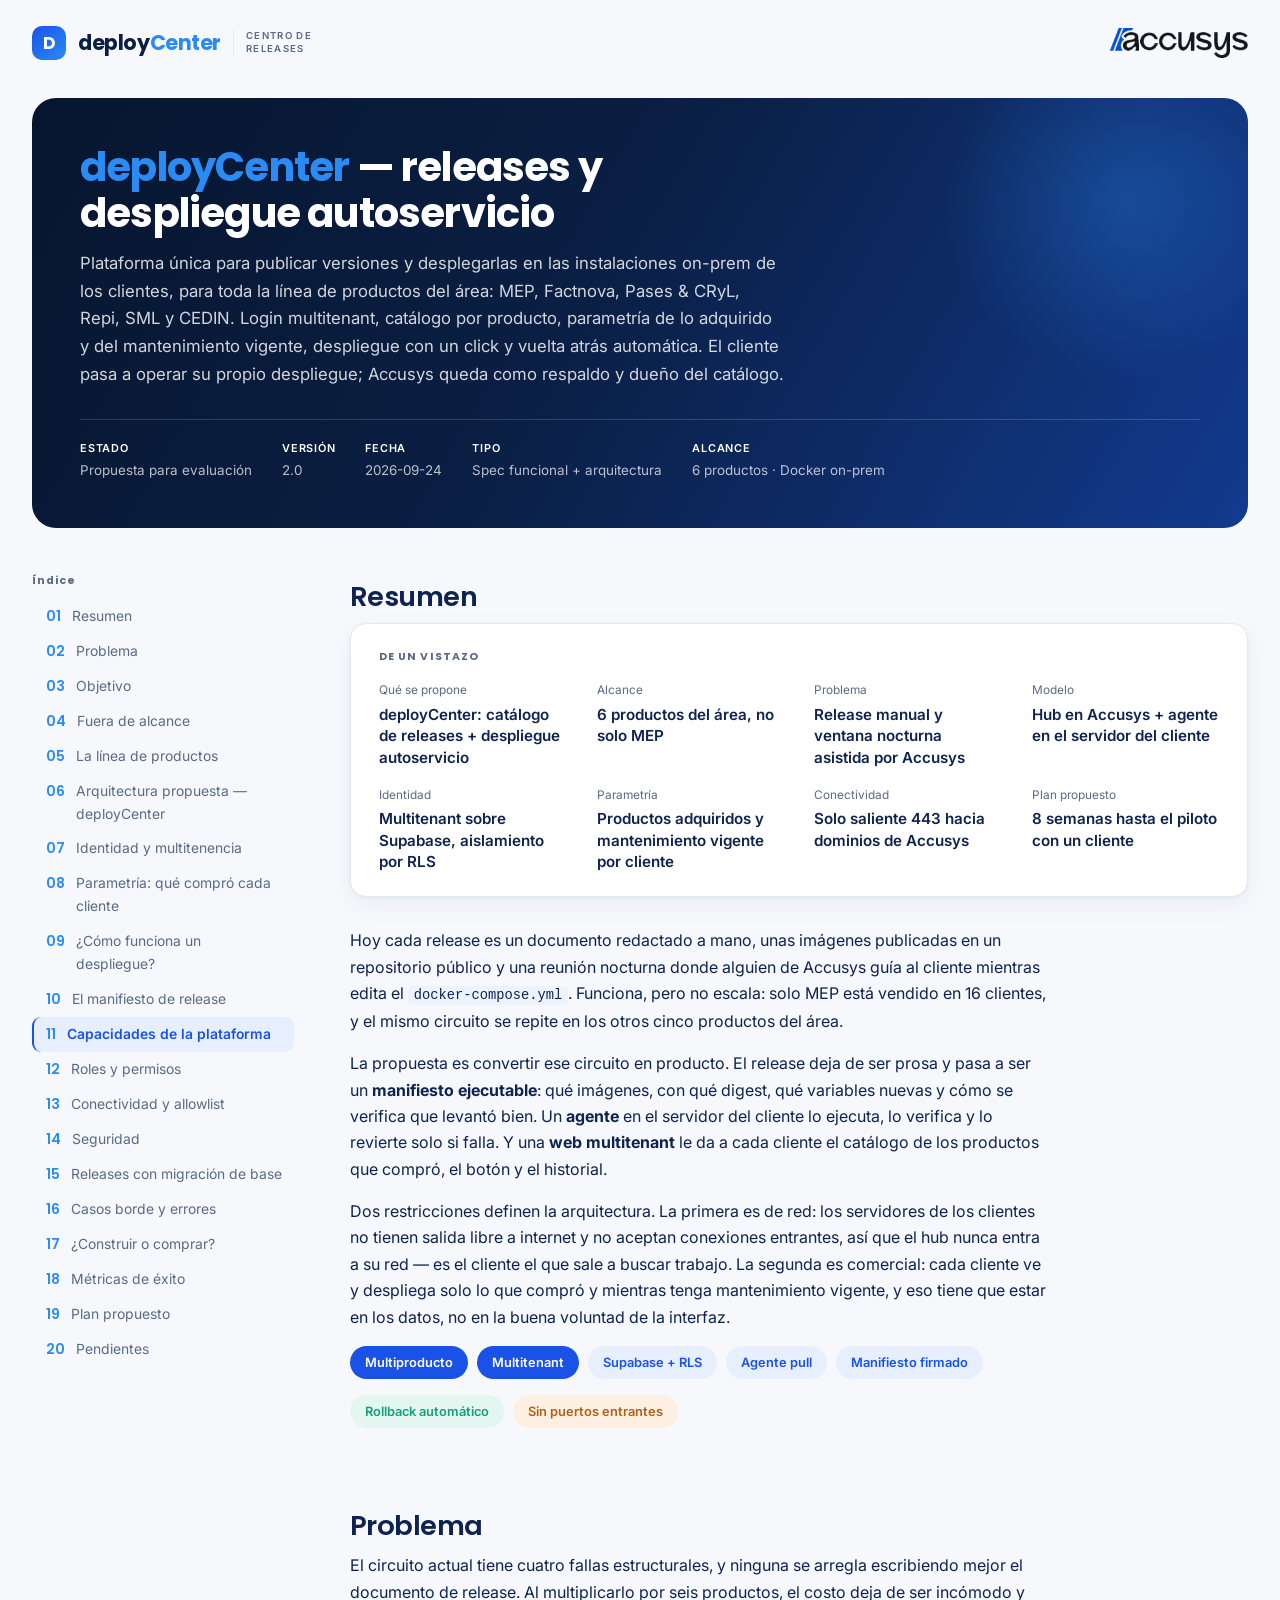
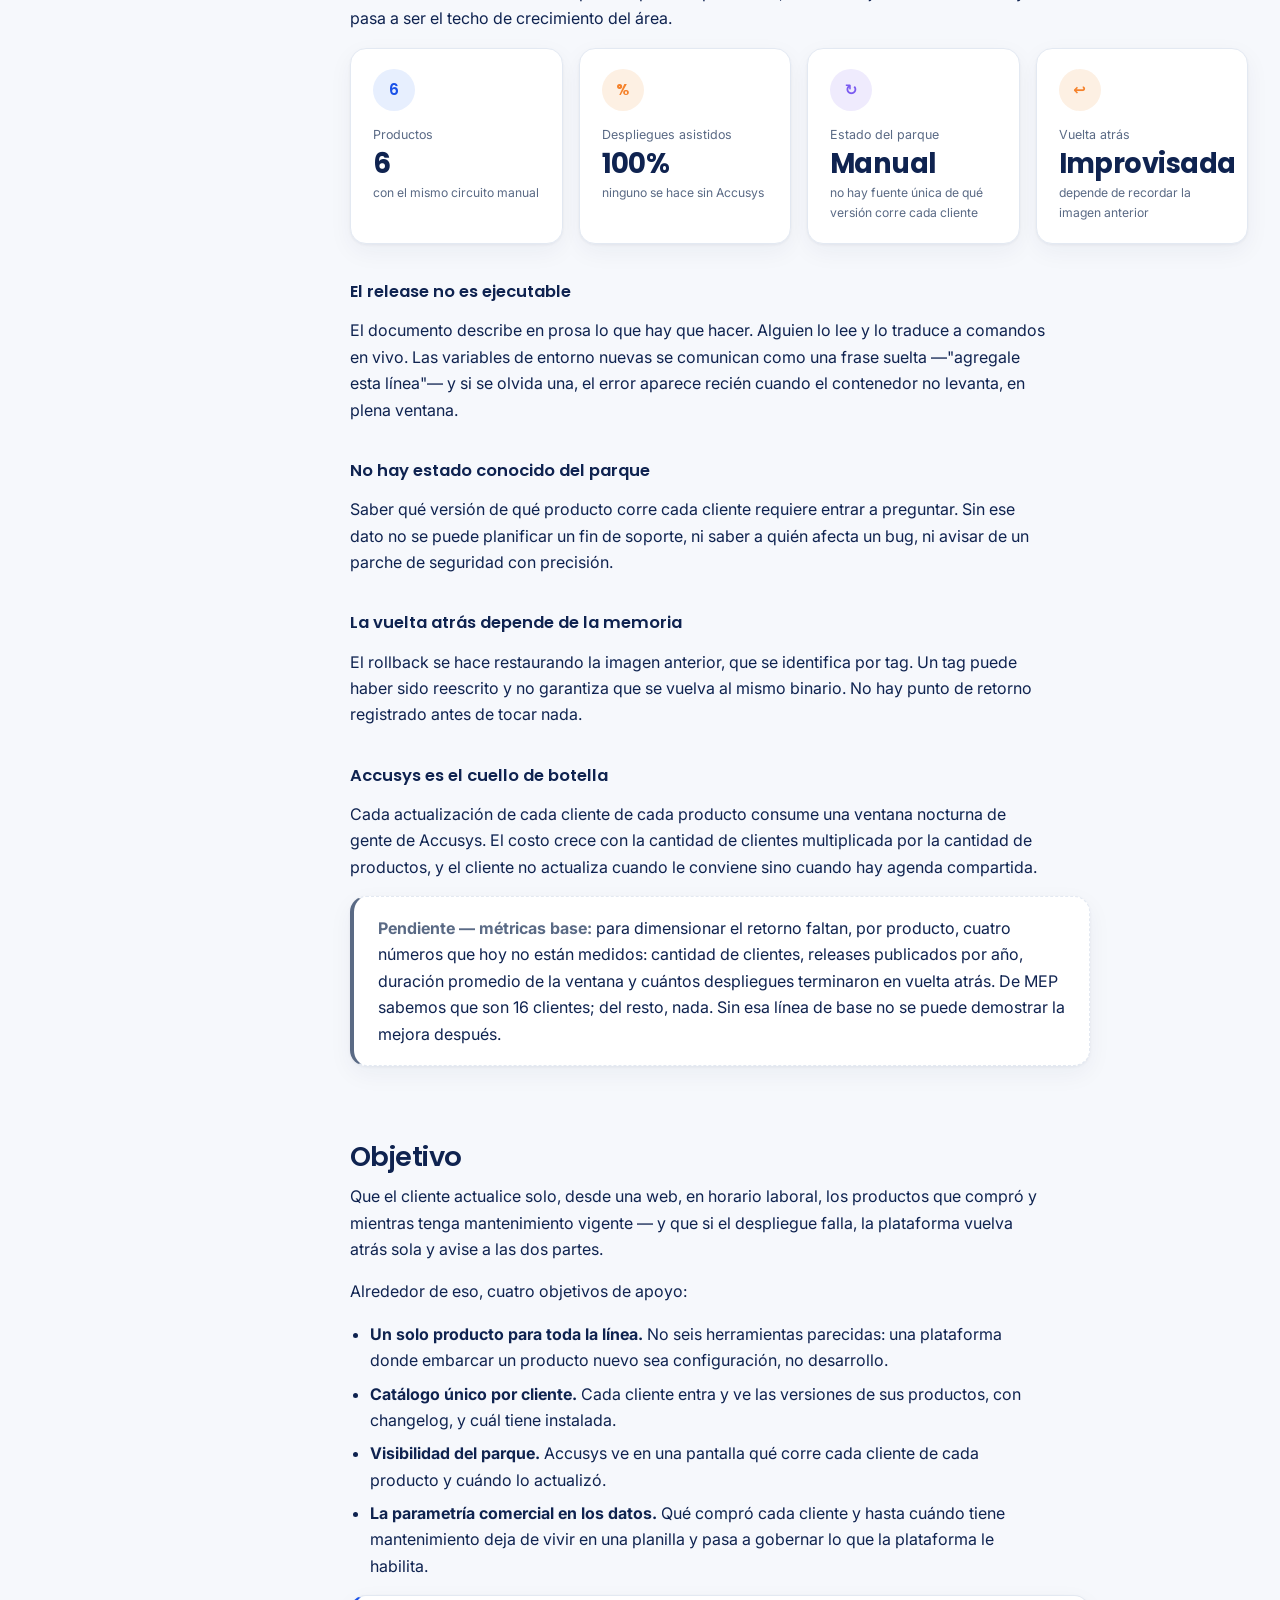
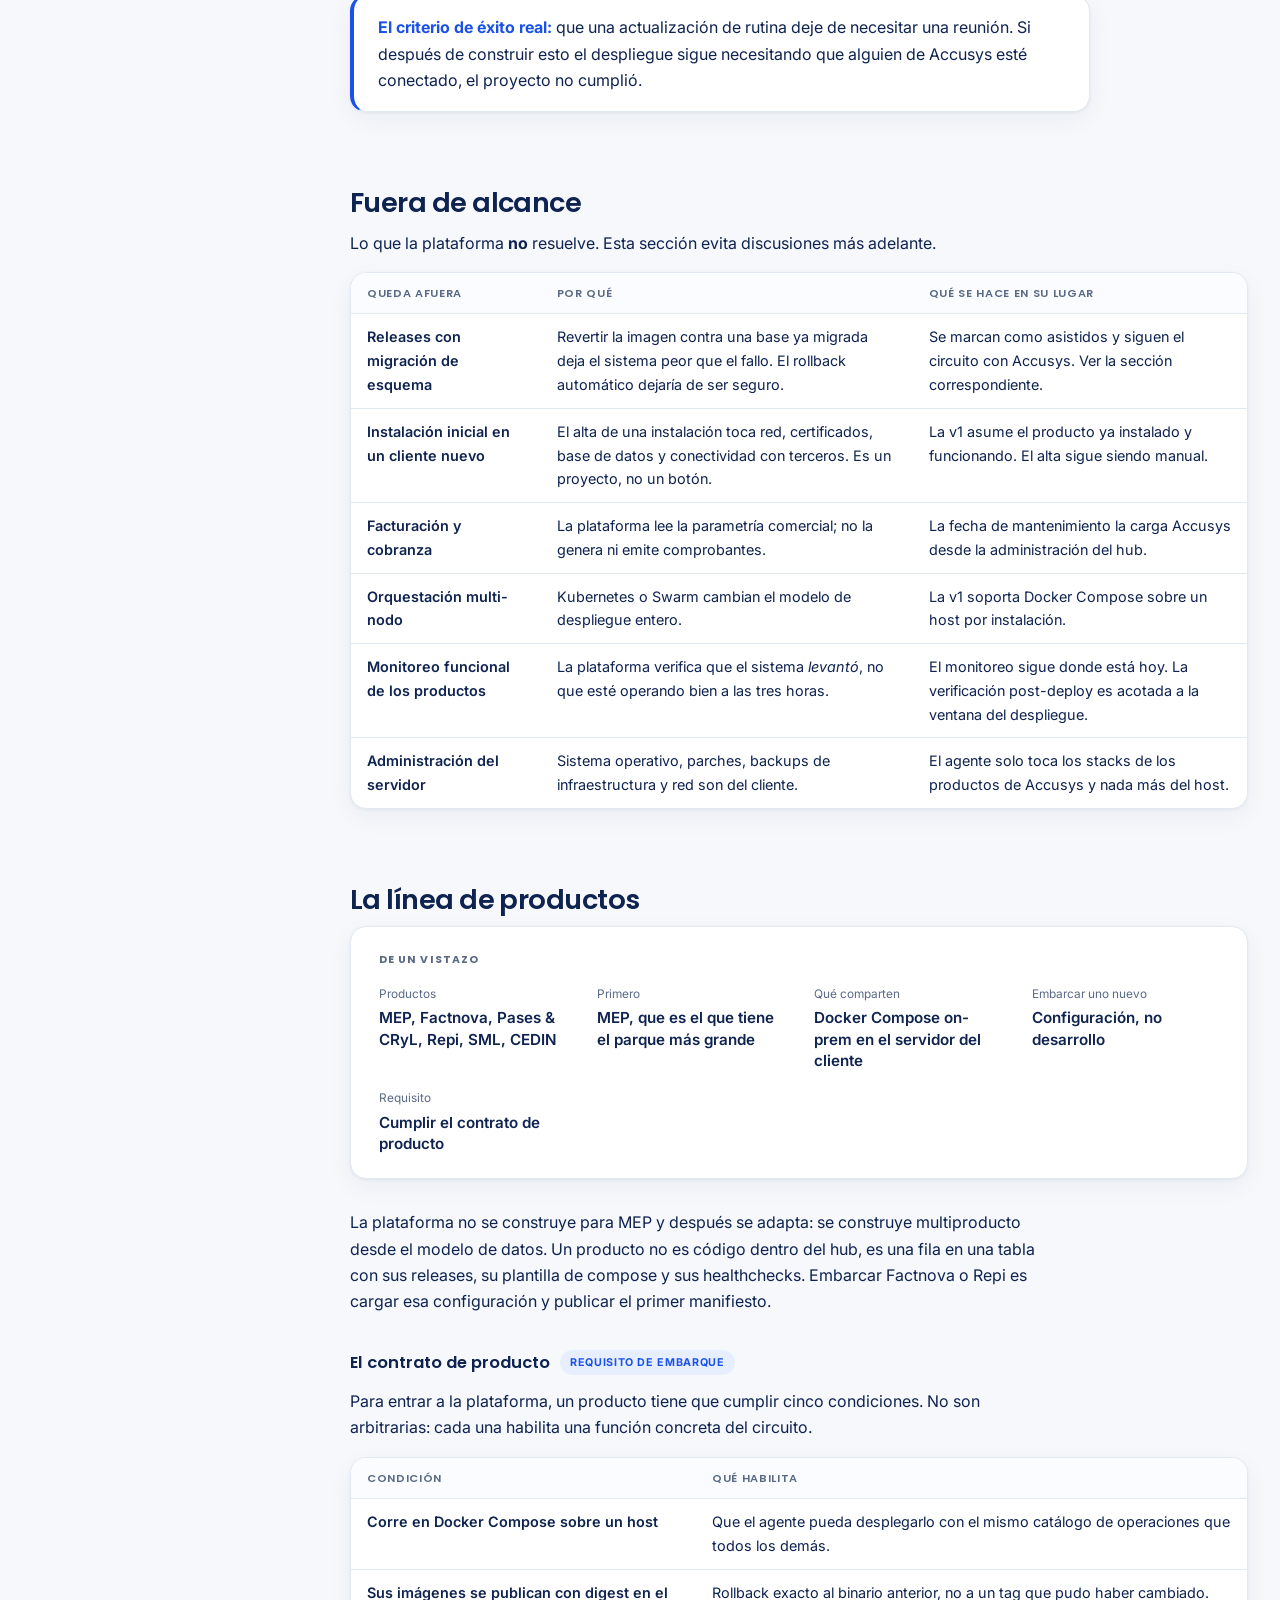
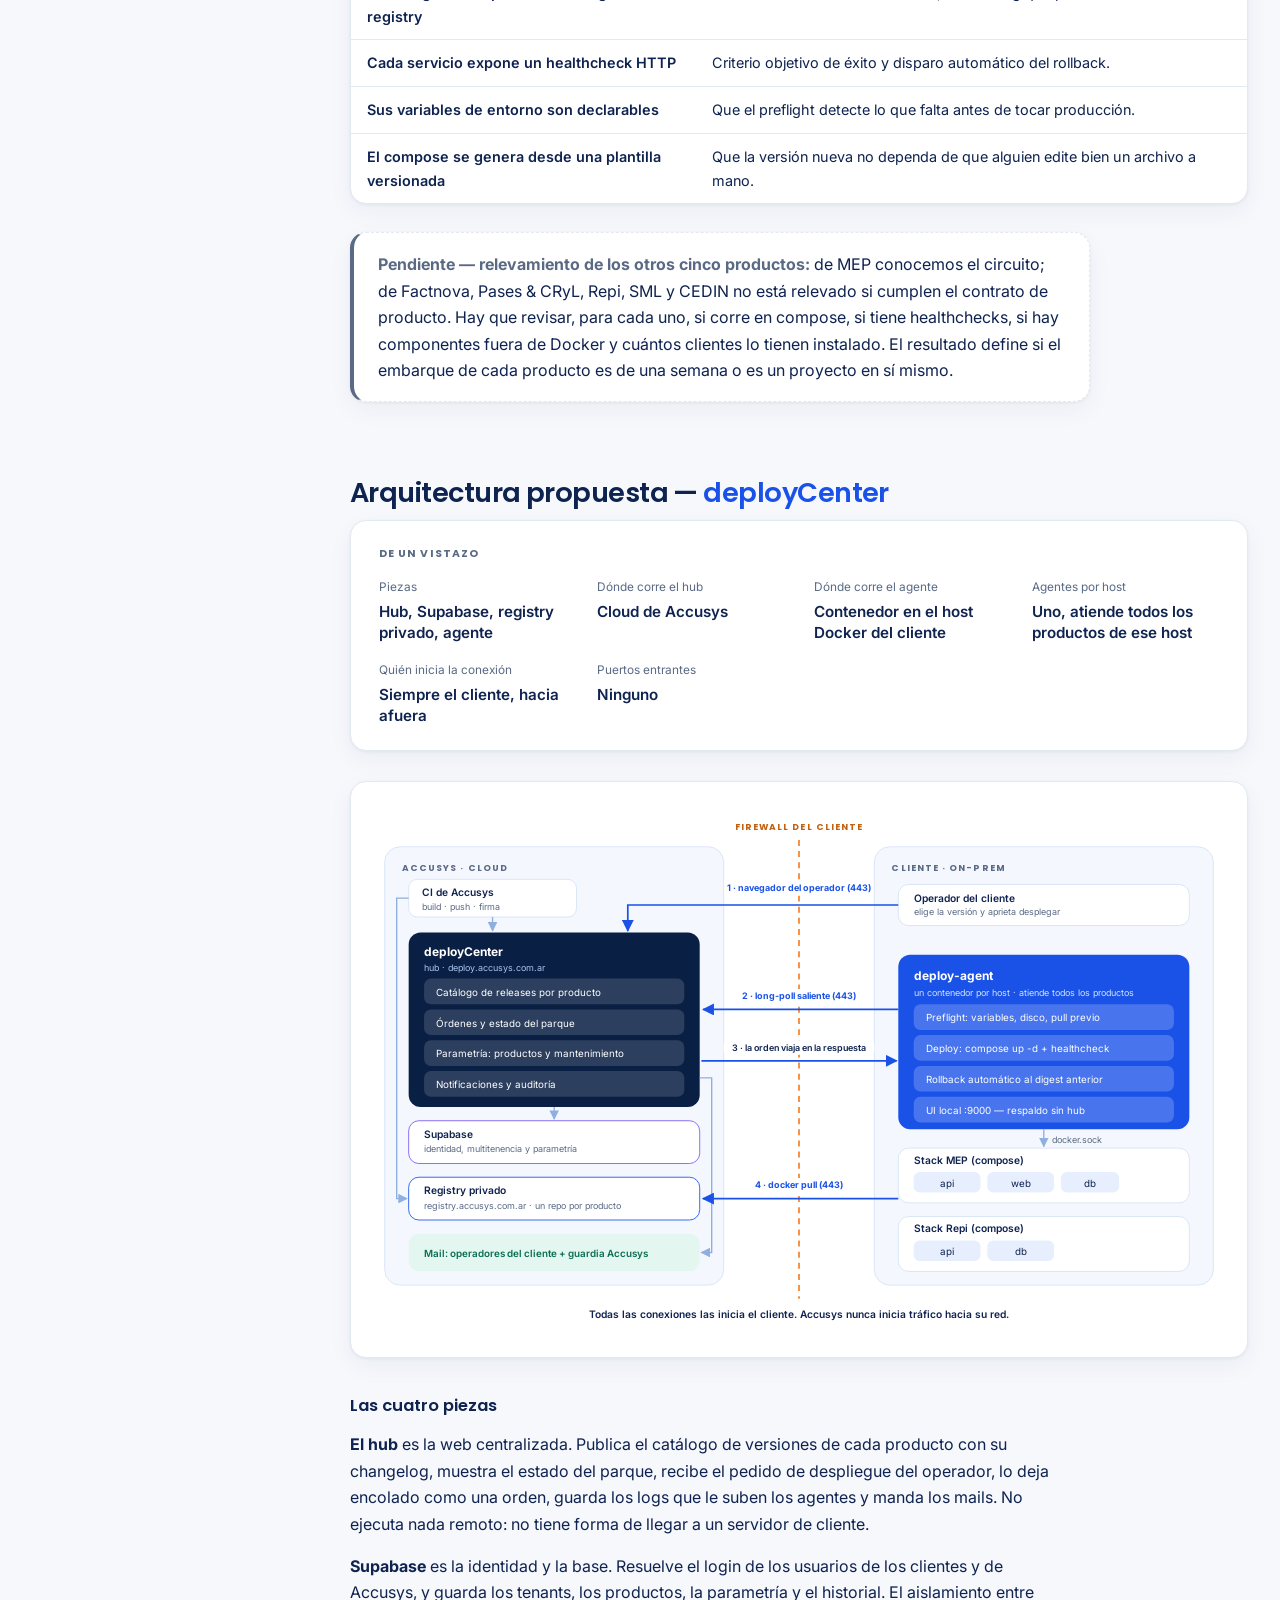
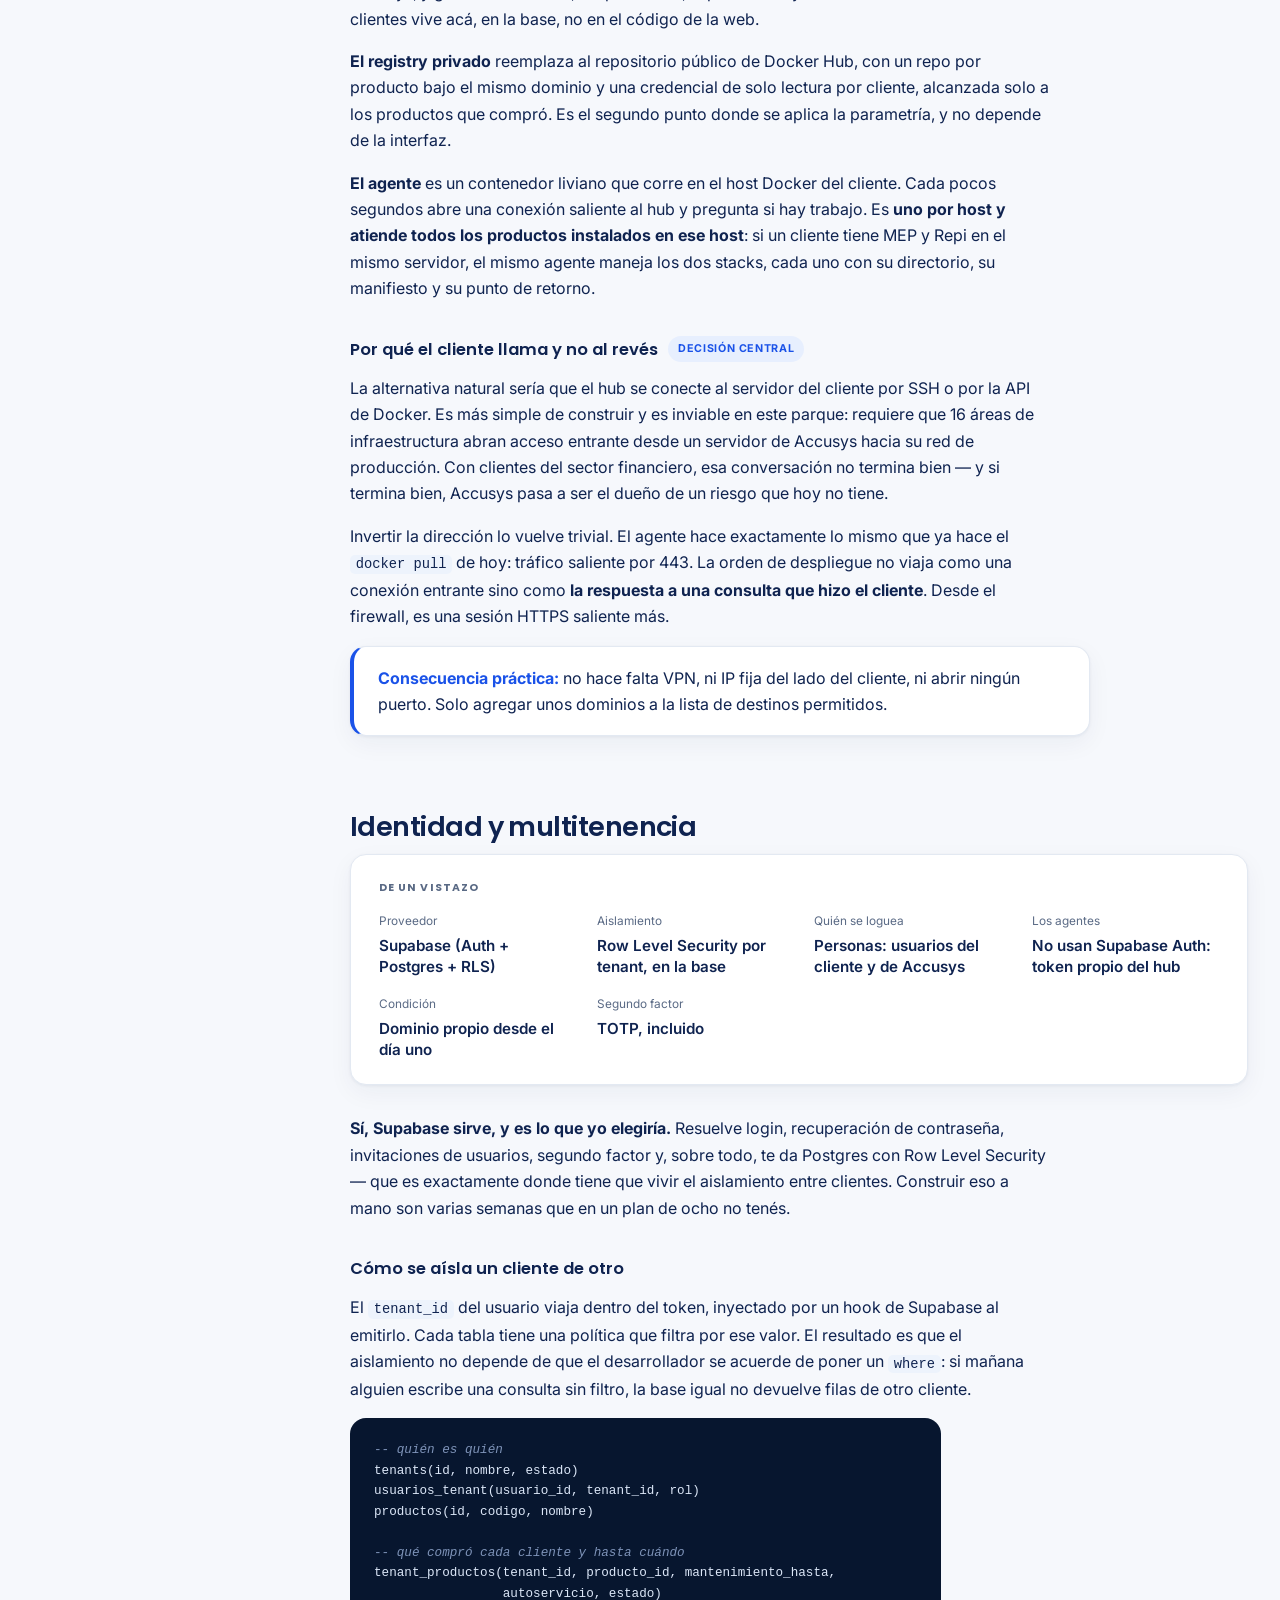
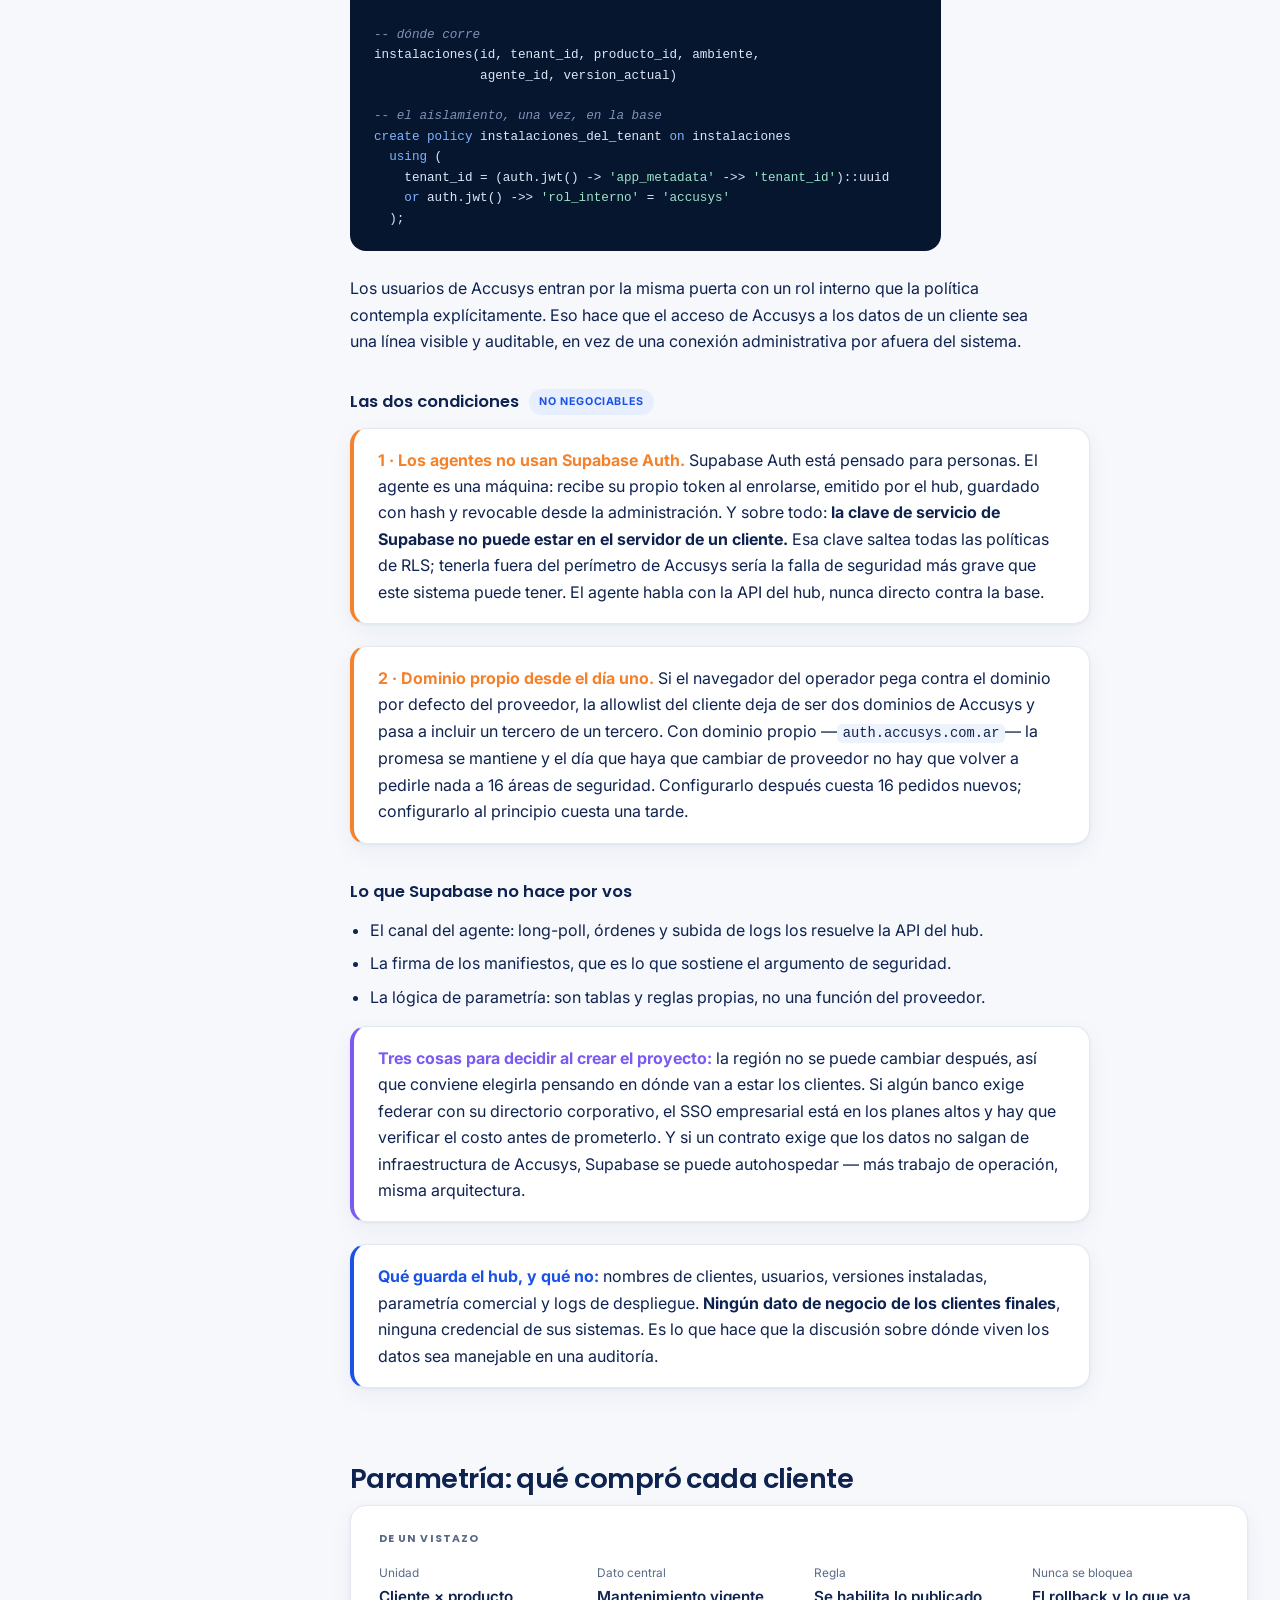
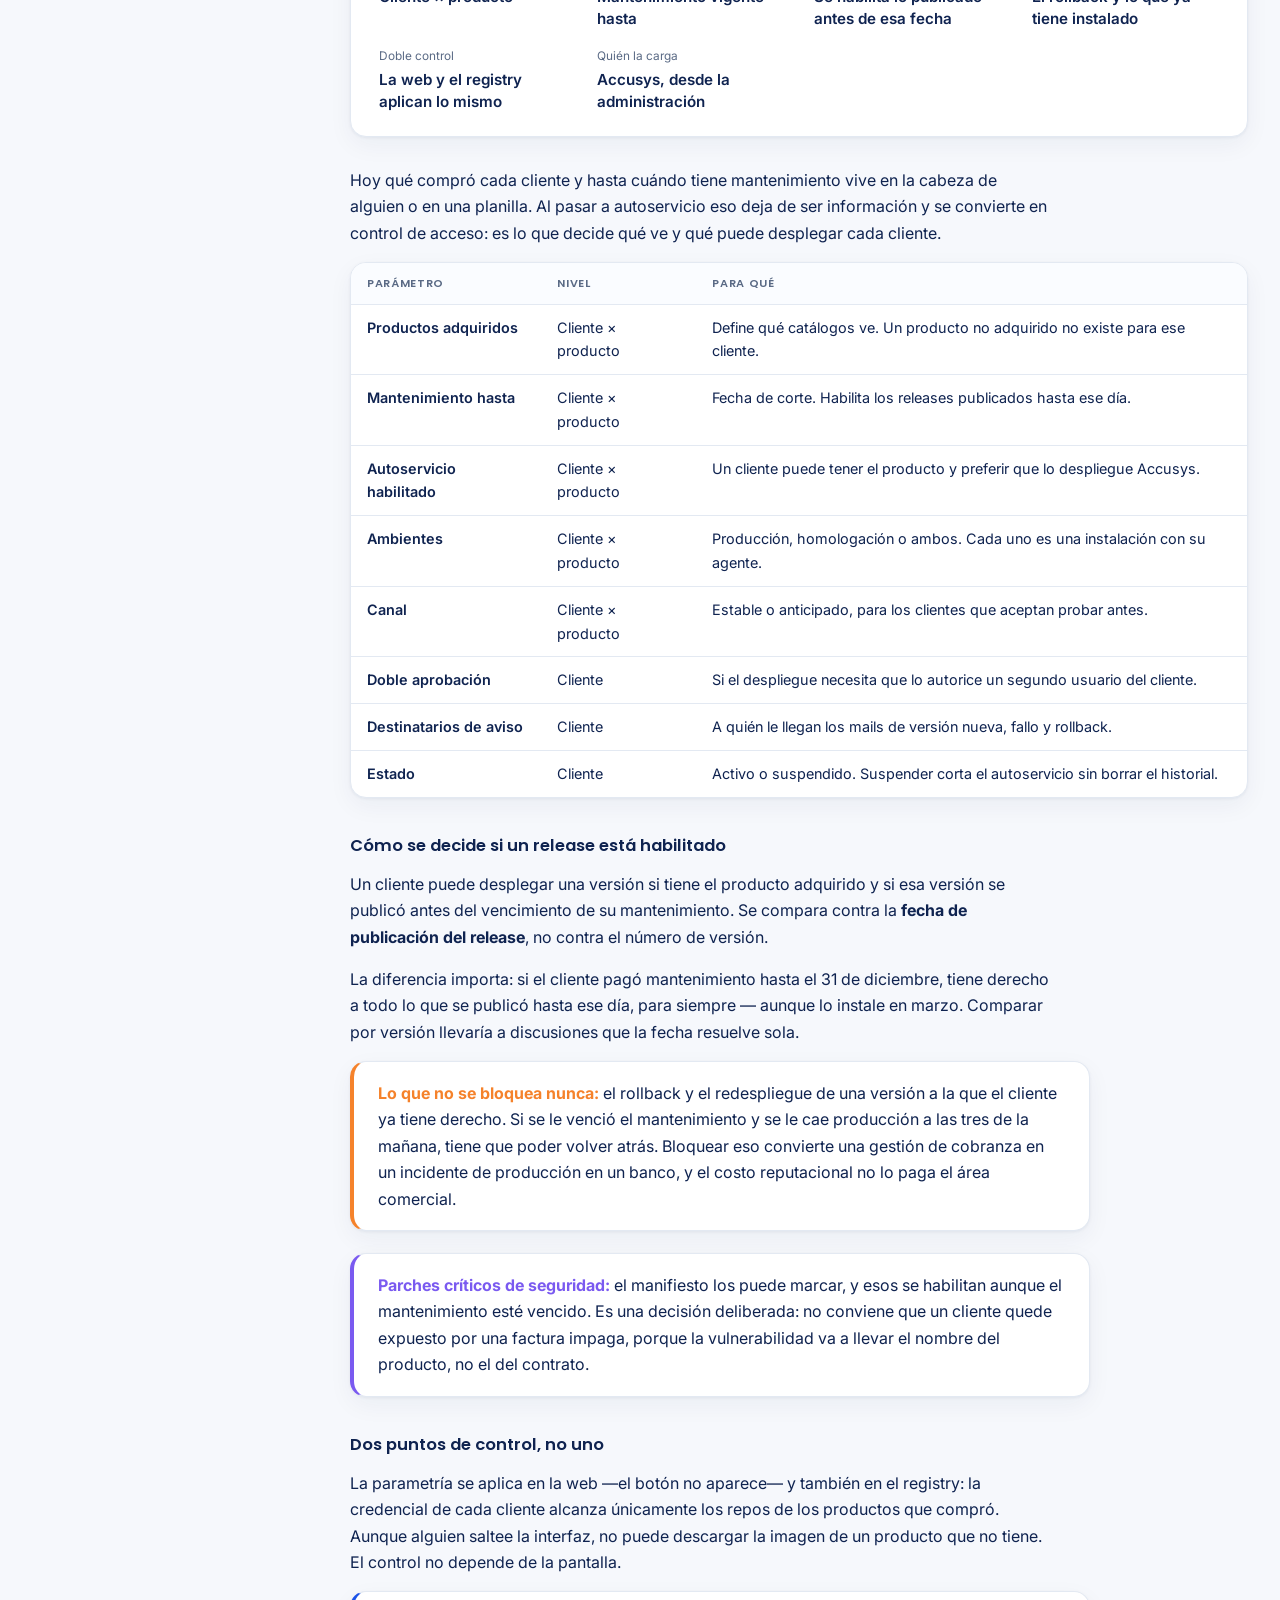
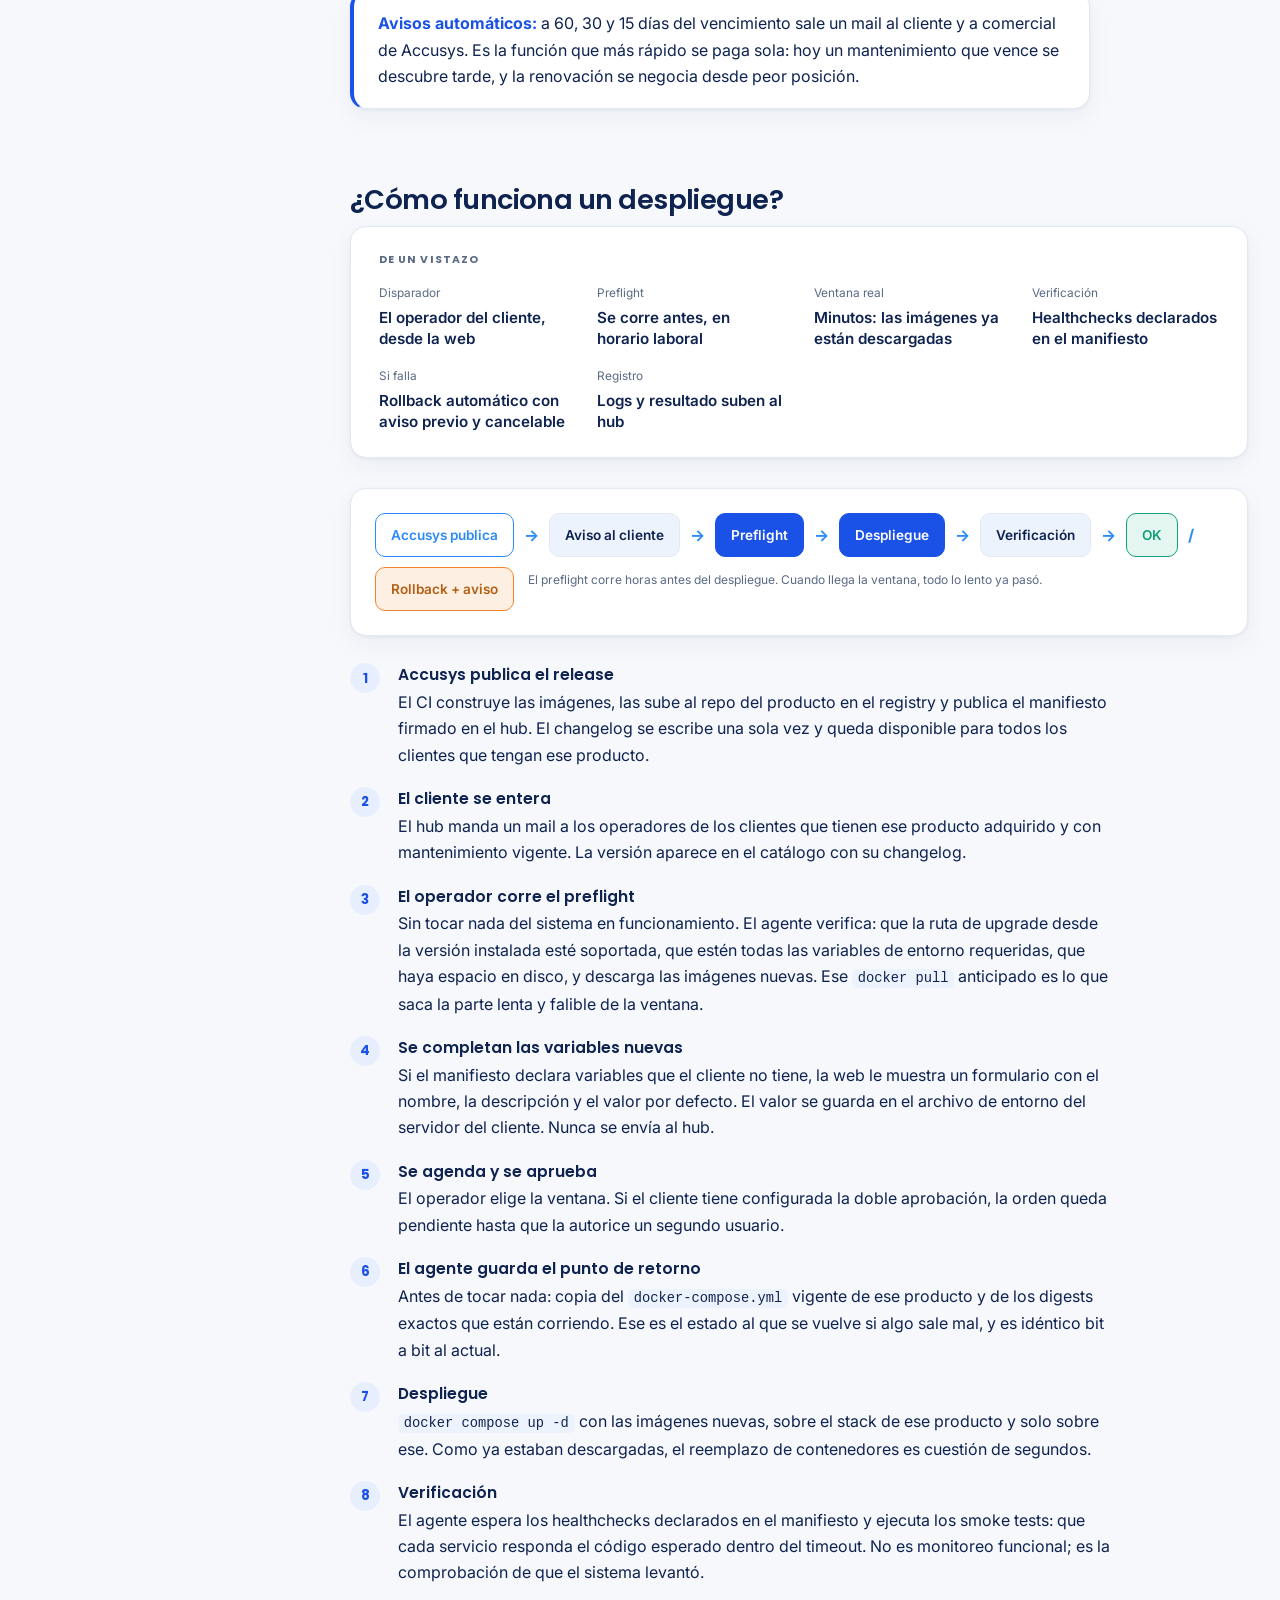
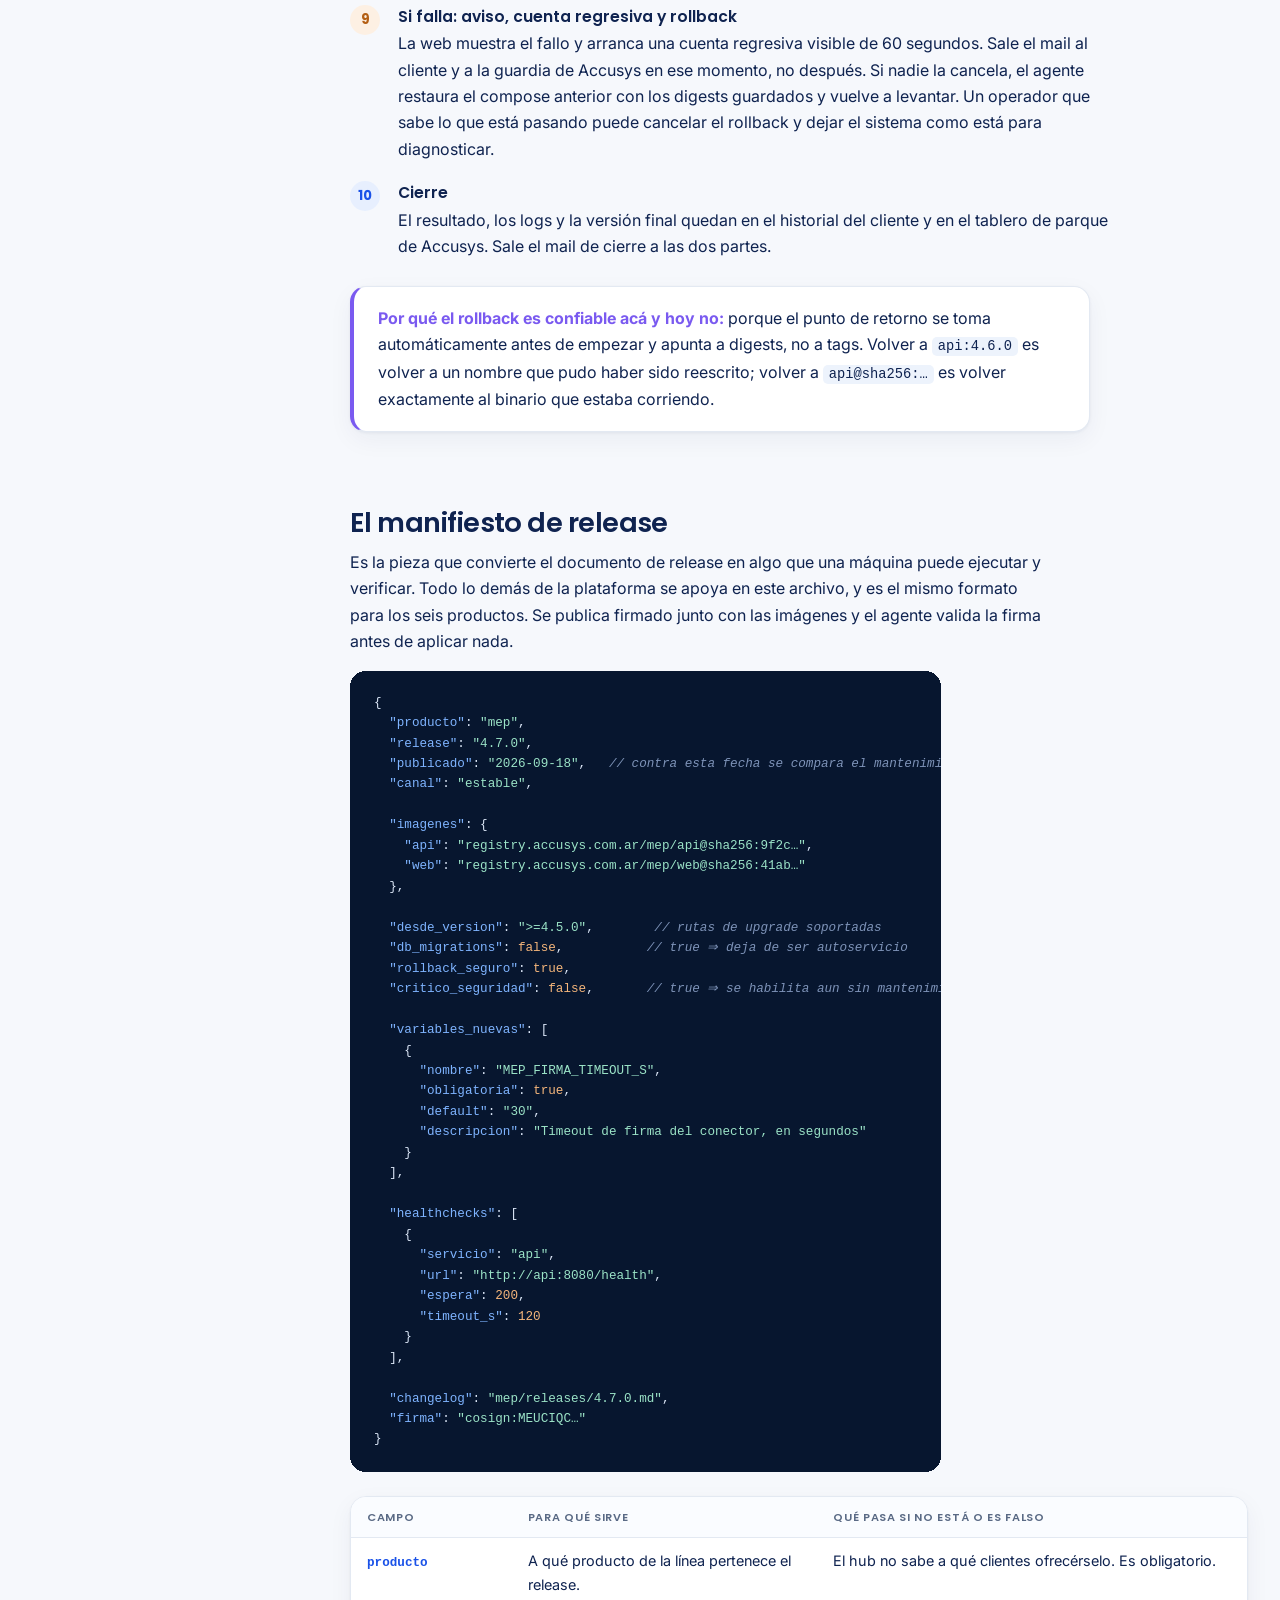
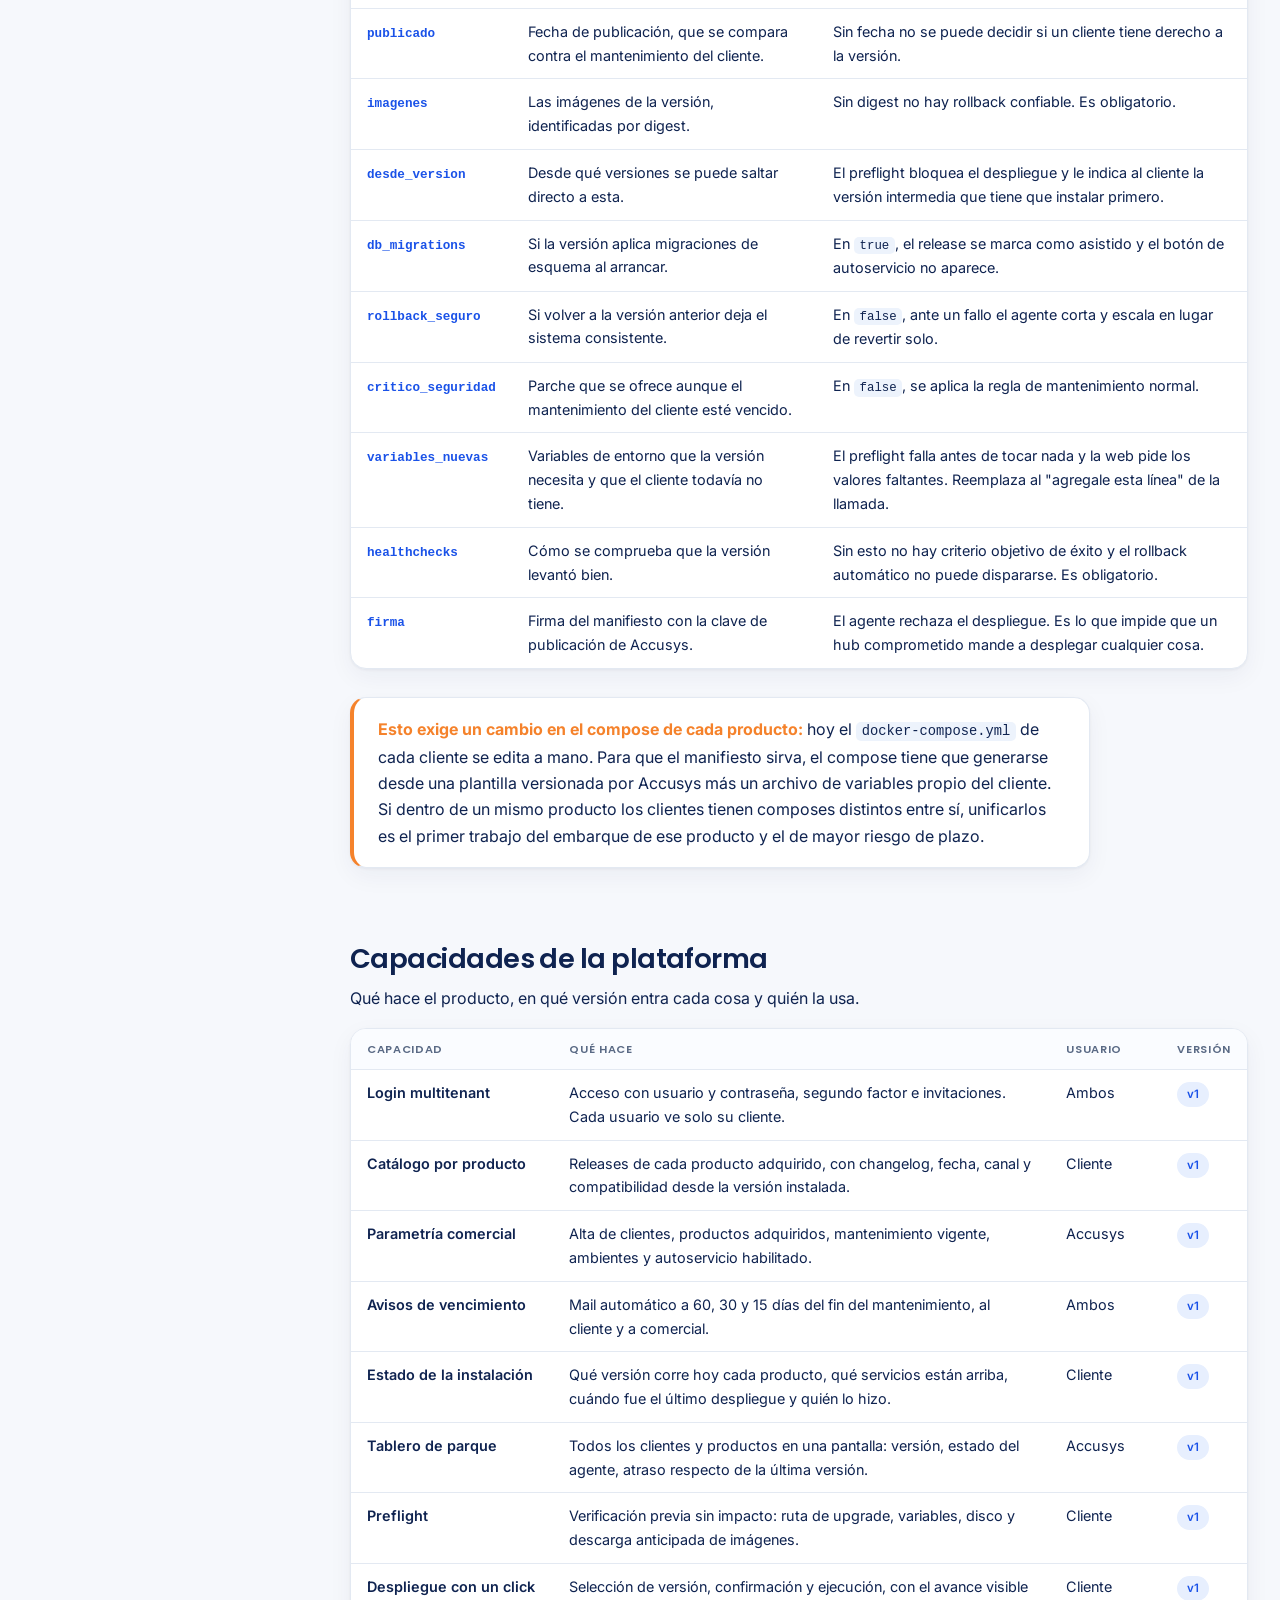
<file: docs/arquitectura-deploy-center-standalone.html>
<!DOCTYPE html>
<html lang="es">
<head>
<meta charset="utf-8">
<meta name="viewport" content="width=device-width, initial-scale=1">
<title>Arquitectura — deployCenter</title>
<link rel="preconnect" href="https://fonts.googleapis.com">
<link rel="preconnect" href="https://fonts.gstatic.com" crossorigin>
<link href="https://fonts.googleapis.com/css2?family=Poppins:wght@500;600;700&family=Inter:wght@400;500;600;700&display=swap" rel="stylesheet">
<style>
:root{
  --ink:#0F2350; --paper:#F6F8FC; --blanco:#FFFFFF;
  --navy:#0A1F44; --navy-deep:#07162F;
  --azul:#1A52E8; --azul-claro:#2B8BF5; --azul-pale:#E7EFFE; --tinte:#EDF3FC;
  --verde:#14A07A; --verde-pale:#E3F6EF;
  --naranja:#F5822B; --naranja-pale:#FDF0E3;
  --violeta:#7A5AF0; --violeta-pale:#EFEBFD; --rojo:#E04F5F;
  --gris:#5A6A85; --linea:#E3E9F2; --linea-fuerte:#C6D5EA;
  --display:"Poppins",system-ui,sans-serif;
  --cuerpo:"Inter",system-ui,-apple-system,Segoe UI,sans-serif;
  --r:16px;
  --sombra:0 1px 3px rgba(15,35,80,.06),0 8px 24px rgba(15,35,80,.05);
}
*{box-sizing:border-box}
html{scroll-behavior:smooth}
body{margin:0;background:var(--paper);color:var(--ink);font-family:var(--cuerpo);
  font-size:16px;line-height:1.65;-webkit-font-smoothing:antialiased}

/* ---------- estructura ---------- */
.wrap{max-width:1280px;margin:0 auto;padding:0 32px}
.layout{display:grid;grid-template-columns:262px 1fr;gap:56px;align-items:start}
main{min-width:0;padding-bottom:110px}

/* ---------- header ---------- */
header.doc{margin-bottom:46px;padding:26px 0 0}
.marcas{display:flex;align-items:center;gap:22px;justify-content:space-between;margin-bottom:38px}
.marcas img{height:30px;width:auto;display:block}
.marca-prod{font-family:var(--display);font-weight:700;font-size:1.3rem;
  letter-spacing:-.02em;line-height:1;display:flex;align-items:center;gap:12px}
.marca-prod .m{display:grid;place-items:center;width:34px;height:34px;border-radius:10px;
  background:linear-gradient(135deg,var(--azul) 0%,var(--azul-claro) 100%);color:#fff;
  font-size:1.05rem}
.marca-prod .n{color:var(--navy)}
.marca-prod .n i{font-style:normal;color:var(--azul-claro)}
.marca-prod .sub{font-family:var(--cuerpo);font-size:.6rem;font-weight:600;color:var(--gris);
  letter-spacing:.14em;border-left:1px solid var(--linea);padding-left:12px;line-height:1.35}
.hero{background:linear-gradient(120deg,var(--navy-deep) 0%,var(--navy) 46%,#123A8F 100%);
  border-radius:24px;padding:46px 48px;color:#fff;position:relative;overflow:hidden}
.hero::after{content:"";position:absolute;right:-90px;top:-110px;width:420px;height:420px;
  border-radius:50%;background:radial-gradient(circle,rgba(43,139,245,.30),transparent 62%)}
h1{font-family:var(--display);font-weight:700;font-size:clamp(1.9rem,3.8vw,2.5rem);
  line-height:1.15;letter-spacing:-.02em;margin:0 0 14px;max-width:24ch;position:relative}
h1 .prod{color:var(--azul-claro)}
.bajada{font-size:1.05rem;color:rgba(255,255,255,.82);margin:0 0 30px;max-width:64ch;position:relative}
.meta{display:flex;flex-wrap:wrap;gap:12px 30px;font-size:.84rem;color:rgba(255,255,255,.72);
  border-top:1px solid rgba(255,255,255,.16);padding-top:20px;position:relative}
.meta b{color:#fff;font-weight:600;display:block;font-size:.68rem;letter-spacing:.07em;
  text-transform:uppercase;margin-bottom:2px}

/* ---------- indice ---------- */
.toc{position:sticky;top:26px;font-size:.87rem}
.toc h2{font-family:var(--display);font-size:.67rem;font-weight:700;color:var(--gris);
  margin:0 0 12px;letter-spacing:.1em}
.toc ol{list-style:none;margin:0;padding:0;counter-reset:s}
.toc li{counter-increment:s;margin:0}
.toc a{display:flex;gap:11px;padding:6px 12px;border-radius:9px;text-decoration:none;
  color:var(--gris);border-left:2px solid transparent;transition:background .15s,color .15s}
.toc a::before{content:counter(s,decimal-leading-zero);font-family:var(--display);
  font-weight:600;color:var(--azul-claro);flex:none}
.toc a:hover{background:var(--azul-pale);color:var(--ink)}
.toc a:focus-visible{outline:2px solid var(--azul);outline-offset:2px}
.toc a.activo{background:var(--azul-pale);color:var(--azul);font-weight:600;border-left-color:var(--azul)}
.toc-movil{display:none}

/* ---------- secciones ---------- */
section{scroll-margin-top:22px;padding-top:6px;margin-bottom:68px}
h2{font-family:var(--display);font-weight:600;font-size:1.7rem;line-height:1.22;
  letter-spacing:-.02em;margin:0 0 10px}
h2 .prod{color:var(--azul)}
h3{font-family:var(--display);font-weight:600;font-size:1.03rem;margin:34px 0 12px;
  display:flex;align-items:center;gap:10px;flex-wrap:wrap}
h3 .tag{font-family:var(--cuerpo);font-size:.67rem;font-weight:700;letter-spacing:.06em;
  background:var(--azul-pale);color:var(--azul);padding:4px 10px;border-radius:999px}
p{margin:0 0 16px;max-width:70ch}
a{color:var(--azul)}
code{font-family:ui-monospace,SFMono-Regular,Menlo,monospace;font-size:.86em;
  background:var(--tinte);padding:.13em .42em;border-radius:5px}
ul,ol{max-width:70ch;padding-left:20px;margin:0 0 16px}
li{margin-bottom:7px}

/* ---------- cuadro resumen ---------- */
.resumen{background:var(--blanco);border:1px solid var(--linea);border-radius:var(--r);
  padding:24px 28px;margin:0 0 30px;box-shadow:var(--sombra)}
.resumen h3{font-family:var(--display);font-size:.67rem;color:var(--gris);letter-spacing:.1em;
  margin:0 0 16px;font-weight:700;display:block}
.resumen dl{display:grid;grid-template-columns:repeat(auto-fit,minmax(168px,1fr));
  gap:18px 30px;margin:0}
.resumen dt{font-size:.74rem;color:var(--gris);margin-bottom:3px}
.resumen dd{margin:0;font-weight:600;font-size:.95rem;line-height:1.4}

/* ---------- callout ---------- */
.callout{background:var(--blanco);border:1px solid var(--linea);border-left:4px solid var(--azul);
  border-radius:var(--r);padding:18px 24px;margin:0 0 22px;max-width:74ch;box-shadow:var(--sombra)}
.callout > :last-child{margin-bottom:0}
.callout .rotulo{font-weight:700;color:var(--azul)}
.callout--dato{border-left-color:var(--violeta)}
.callout--dato .rotulo{color:var(--violeta)}
.callout--alerta{border-left-color:var(--naranja)}
.callout--alerta .rotulo{color:var(--naranja)}
.callout--pendiente{border-left-color:var(--gris);border-top-style:dashed;
  border-right-style:dashed;border-bottom-style:dashed}
.callout--pendiente .rotulo{color:var(--gris)}

/* ---------- chips ---------- */
.chips{display:flex;flex-wrap:wrap;gap:9px;margin:0 0 24px;padding:0;list-style:none}
.chip{font-size:.8rem;font-weight:600;padding:6px 15px;border-radius:999px;
  background:var(--tinte);color:var(--ink);white-space:nowrap}
.chip--azul{background:var(--azul);color:#fff}
.chip--pale{background:var(--azul-pale);color:var(--azul)}
.chip--verde{background:var(--verde-pale);color:var(--verde)}
.chip--naranja{background:var(--naranja-pale);color:#B45F14}
.chip--violeta{background:var(--violeta-pale);color:var(--violeta)}

/* ---------- KPI cards ---------- */
.kpis{display:grid;grid-template-columns:repeat(auto-fit,minmax(196px,1fr));gap:16px;margin:0 0 30px}
.kpi{background:var(--blanco);border:1px solid var(--linea);border-radius:var(--r);
  padding:20px 22px;box-shadow:var(--sombra)}
.kpi .ico{width:42px;height:42px;border-radius:50%;display:grid;place-items:center;
  font-family:var(--display);font-weight:600;font-size:.95rem;margin-bottom:14px;
  background:var(--azul-pale);color:var(--azul)}
.kpi .ico--verde{background:var(--verde-pale);color:var(--verde)}
.kpi .ico--naranja{background:var(--naranja-pale);color:var(--naranja)}
.kpi .ico--violeta{background:var(--violeta-pale);color:var(--violeta)}
.kpi .l{font-size:.78rem;color:var(--gris);margin-bottom:4px}
.kpi .n{font-family:var(--display);font-weight:700;font-size:1.7rem;line-height:1.1;
  letter-spacing:-.02em}
.kpi .d{font-size:.76rem;color:var(--gris);margin-top:4px}

/* ---------- tarjetas ---------- */
.cards{display:grid;grid-template-columns:repeat(auto-fit,minmax(238px,1fr));gap:16px;margin:0 0 28px}
.card{background:var(--navy);color:#fff;border-radius:var(--r);padding:22px 24px}
.card h4{font-family:var(--display);font-weight:600;font-size:1rem;margin:0 0 8px}
.card p{color:rgba(255,255,255,.82);font-size:.88rem;margin:0;max-width:none}
.card--azul{background:var(--azul)}
.card--claro{background:var(--blanco);color:var(--ink);border:1px solid var(--linea);
  box-shadow:var(--sombra)}
.card--claro p{color:var(--gris)}

/* ---------- flujo ---------- */
.flow{display:flex;flex-wrap:wrap;align-items:center;gap:10px;margin:0 0 26px;padding:24px;
  background:var(--blanco);border:1px solid var(--linea);border-radius:var(--r);box-shadow:var(--sombra)}
.nodo{background:var(--tinte);border:1px solid var(--linea);border-radius:10px;padding:10px 15px;
  font-size:.85rem;font-weight:600}
.nodo--front{background:var(--azul);border-color:var(--azul);color:#fff}
.nodo--uw{background:var(--violeta);border-color:var(--violeta);color:#fff}
.nodo--api{background:var(--blanco);border-color:var(--azul-claro);color:var(--azul-claro)}
.nodo--ok{background:var(--verde-pale);border-color:var(--verde);color:var(--verde)}
.nodo--alerta{background:var(--naranja-pale);border-color:var(--naranja);color:#B45F14}
.nodo--back{background:var(--blanco);border:1px dashed var(--gris);color:var(--gris)}
.flecha{color:var(--azul-claro);font-weight:700;flex:none}
.rama{font-size:.75rem;color:var(--gris);width:100%;padding-left:4px;margin-top:-2px}

/* ---------- diagrama ---------- */
.diagrama{background:var(--blanco);border:1px solid var(--linea);border-radius:var(--r);
  padding:22px 20px;box-shadow:var(--sombra);margin:0 0 26px;overflow-x:auto}
.diagrama svg{display:block;width:100%;min-width:820px;height:auto}
.diagrama svg text{font-family:var(--cuerpo);font-size:12px;fill:var(--ink)}
.diagrama svg .b{font-weight:600}
.diagrama svg .s{font-size:10.5px;fill:var(--gris)}
.diagrama svg .srv{font-size:11.5px;text-anchor:middle}
.diagrama svg .mail{font-size:11.5px;font-weight:600;fill:#0B6E52}
.diagrama svg .z{font-family:var(--display);font-size:10.5px;font-weight:700;
  fill:var(--gris);letter-spacing:.12em}
.diagrama svg .fw{fill:#C2610F}
.diagrama svg .w{fill:#FFFFFF}
.diagrama svg .w2{font-size:11.5px;fill:#FFFFFF}
.diagrama svg .wt{font-size:14px;font-weight:700;fill:#FFFFFF}
.diagrama svg .ws{font-size:10.5px;fill:#A9C4EC}
.diagrama svg .wa{font-size:10.5px;fill:#CFE0FB}
.diagrama svg .lbl{font-size:10.5px;font-weight:700;fill:#1A52E8}
.diagrama svg .lbl2{font-size:10.5px;font-weight:600;fill:#0F2350}
.diagrama svg .note{font-size:12px;font-weight:600;fill:#0F2350}

/* ---------- pasos ---------- */
.pasos{counter-reset:p;list-style:none;padding:0;margin:0 0 26px;max-width:76ch}
.pasos li{counter-increment:p;position:relative;padding-left:48px;margin-bottom:18px}
.pasos li::before{content:counter(p);position:absolute;left:0;top:1px;width:30px;height:30px;
  border-radius:50%;background:var(--azul-pale);color:var(--azul);font-family:var(--display);
  font-weight:700;font-size:.82rem;display:grid;place-items:center}
.pasos b{display:block;font-family:var(--display);font-weight:600;font-size:.97rem;
  margin-bottom:1px;color:var(--ink)}
.pasos li.falla::before{background:var(--naranja-pale);color:#B45F14}

/* ---------- codigo ---------- */
pre{background:var(--navy-deep);color:#DCE7F8;border-radius:var(--r);padding:22px 24px;
  overflow-x:auto;font-family:ui-monospace,SFMono-Regular,Menlo,monospace;font-size:.79rem;
  line-height:1.62;margin:0 0 24px;max-width:78ch}
pre code{background:none;padding:0;color:inherit;font-size:1em}
pre .k{color:#7FB4FF}
pre .s{color:#9BE3C7}
pre .v{color:#F5B67B}
pre .c{color:#7E93B8;font-style:italic}

/* ---------- tabla ---------- */
.tabla-wrap{overflow-x:auto;margin:0 0 28px;background:var(--blanco);border:1px solid var(--linea);
  border-radius:var(--r);box-shadow:var(--sombra)}
table{border-collapse:collapse;width:100%;font-size:.9rem}
th,td{text-align:left;padding:11px 16px;border-bottom:1px solid var(--linea);vertical-align:top}
th{font-family:var(--display);font-size:.7rem;font-weight:600;color:var(--gris);
  letter-spacing:.06em;text-transform:uppercase;background:#FAFCFF}
tbody tr:last-child td{border-bottom:0}
td b{font-weight:600}
td.num,th.num{text-align:right;white-space:nowrap;font-variant-numeric:tabular-nums}
tr.total td{background:var(--tinte);font-weight:700}
.id{font-family:ui-monospace,SFMono-Regular,Menlo,monospace;font-size:.79rem;color:var(--azul);
  font-weight:600;white-space:nowrap}
.pill{display:inline-block;font-size:.72rem;font-weight:600;padding:3px 10px;border-radius:999px;
  background:var(--tinte);color:var(--gris);white-space:nowrap}
.pill--verde{background:var(--verde-pale);color:var(--verde)}
.pill--naranja{background:var(--naranja-pale);color:#B45F14}
.pill--rojo{background:#FCE9EB;color:var(--rojo)}
.pill--azul{background:var(--azul-pale);color:var(--azul)}
.pill--violeta{background:var(--violeta-pale);color:var(--violeta)}

/* ---------- gantt ---------- */
.gantt{background:var(--blanco);border:1px solid var(--linea);border-radius:var(--r);
  padding:22px 24px;box-shadow:var(--sombra);margin:0 0 22px;overflow-x:auto}
.gantt-inner{min-width:720px}
.g-row{display:grid;grid-template-columns:238px 1fr;align-items:center;gap:14px;margin-bottom:5px}
.g-lbl{font-size:.79rem;font-weight:600;display:flex;justify-content:space-between;
  gap:10px;align-items:baseline;line-height:1.3}
.g-lbl .dias{font-size:.7rem;color:var(--gris);font-weight:500;white-space:nowrap}
.g-meses{display:grid;grid-template-columns:repeat(2,1fr);font-family:var(--display);
  font-size:.68rem;font-weight:600;color:var(--ink);text-align:center}
.g-meses span{border-left:1px solid var(--linea-fuerte);padding:3px 0;background:var(--tinte);
  border-radius:4px 4px 0 0;margin-right:1px}
.g-semanas{display:grid;grid-template-columns:repeat(8,1fr);font-size:.62rem;color:var(--gris);
  text-align:center;padding-bottom:5px;border-bottom:1px solid var(--linea)}
.pista{display:grid;grid-template-columns:repeat(8,1fr);height:26px;align-items:center;
  border-radius:6px;
  background-image:repeating-linear-gradient(to right,var(--linea) 0 1px,transparent 1px 12.5%),
                   repeating-linear-gradient(to right,var(--linea-fuerte) 0 1px,transparent 1px 50%)}
.barra{grid-row:1;position:relative;height:22px;border-radius:6px;display:flex;align-items:center;
  padding:0 8px;font-size:.66rem;font-weight:700;color:#fff;overflow:hidden;white-space:nowrap}
.barra--fund{background:var(--azul)}
.barra--emp{background:var(--violeta)}
.barra--bo{background:var(--verde)}
.barra--cal{background:var(--naranja)}
.barra--ci{background:var(--azul-claro)}
.barra--buffer{background:repeating-linear-gradient(135deg,#CBD9EC 0 6px,#E4EDF9 6px 12px);
  color:var(--ink)}
.barra--critica::after{content:"";position:absolute;left:3px;right:3px;bottom:2px;height:3px;
  background:var(--rojo);border-radius:2px}
.hitos{display:grid;grid-template-columns:repeat(8,1fr);height:24px;align-items:center}
.hito{grid-row:1;justify-self:center;width:13px;height:13px;background:var(--ink);
  transform:rotate(45deg);border-radius:2px}
.g-leyenda{display:flex;flex-wrap:wrap;gap:8px 18px;font-size:.76rem;color:var(--gris);
  margin-top:14px;padding-top:14px;border-top:1px solid var(--linea)}
.g-leyenda span{display:flex;align-items:center;gap:7px}
.g-leyenda i{width:14px;height:12px;border-radius:3px;display:block}
.g-leyenda .rombo{width:11px;height:11px;background:var(--ink);transform:rotate(45deg);
  border-radius:2px}

/* ---------- pie ---------- */
footer.doc{border-top:1px solid var(--linea);padding:26px 0 56px;font-size:.8rem;color:var(--gris);
  display:flex;justify-content:space-between;gap:20px;flex-wrap:wrap;align-items:center}
footer.doc img{height:22px;opacity:.75}

/* ---------- responsive ---------- */
@media (max-width:920px){
  .wrap{padding:0 18px}
  .layout{grid-template-columns:1fr;gap:0}
  .hero{padding:30px 22px;border-radius:18px}
  .toc{position:static;order:-1;margin-bottom:32px}
  .toc-movil{display:block;background:var(--blanco);border:1px solid var(--linea);
    border-radius:var(--r);padding:16px 20px}
  .toc-movil summary{font-family:var(--display);font-weight:600;cursor:pointer;font-size:.9rem}
  .toc-escritorio{display:none}
  .marcas{flex-wrap:wrap;gap:16px}
  .gantt{padding:16px 14px}
  .diagrama{padding:14px 12px}
}

/* ---------- impresion ---------- */
@media print{
  @page{margin:12mm;size:A4 landscape}
  body{font-size:9.5pt;background:#fff}
  .toc,.toc-movil{display:none}
  .layout{display:block}
  section{break-inside:auto;margin-bottom:20px}
  h2{break-after:avoid}
  .resumen,.callout,.card,.flow,.kpi,.tabla-wrap,.hero,.gantt,.diagrama,pre,.pasos li{
    break-inside:avoid;-webkit-print-color-adjust:exact;print-color-adjust:exact}
  .gantt-inner{min-width:0}
  .diagrama svg{min-width:0}
  pre{background:var(--tinte);color:var(--ink)}
  pre .k,pre .s,pre .v,pre .c{color:var(--ink)}
  a{color:var(--ink);text-decoration:none}
}
@media (prefers-reduced-motion:reduce){html{scroll-behavior:auto}*{transition:none!important}}
</style>
</head>
<body>

<div class="wrap">
<header class="doc">
  <div class="marcas">
    <div class="marca-prod">
      <span class="m">D</span>
      <span class="n">deploy<i>Center</i></span>
      <span class="sub">CENTRO DE<br>RELEASES</span>
    </div>
    <img src="[data-uri]" alt="Accusys">
  </div>
  <div class="hero">
    <h1><span class="prod">deployCenter</span> — releases y despliegue autoservicio</h1>
    <p class="bajada">Plataforma única para publicar versiones y desplegarlas en las instalaciones
    on-prem de los clientes, para toda la línea de productos del área: MEP, Factnova, Pases &amp;
    CRyL, Repi, SML y CEDIN. Login multitenant, catálogo por producto, parametría de lo adquirido
    y del mantenimiento vigente, despliegue con un click y vuelta atrás automática. El cliente
    pasa a operar su propio despliegue; Accusys queda como respaldo y dueño del catálogo.</p>
    <div class="meta">
      <span><b>Estado</b> Propuesta para evaluación</span>
      <span><b>Versión</b> 2.0</span>
      <span><b>Fecha</b> 2026-09-24</span>
      <span><b>Tipo</b> Spec funcional + arquitectura</span>
      <span><b>Alcance</b> 6 productos · Docker on-prem</span>
    </div>
  </div>
</header>

<div class="layout">

  <nav class="toc" aria-label="Índice del documento">
    <details class="toc-movil" open>
      <summary>Índice</summary>
      <ol id="toc-lista-movil"></ol>
    </details>
    <div class="toc-escritorio">
      <h2>Índice</h2>
      <ol id="toc-lista"></ol>
    </div>
  </nav>

  <main>

    <section id="resumen">
      <h2>Resumen</h2>
      <div class="resumen">
        <h3>DE UN VISTAZO</h3>
        <dl>
          <div><dt>Qué se propone</dt><dd>deployCenter: catálogo de releases + despliegue autoservicio</dd></div>
          <div><dt>Alcance</dt><dd>6 productos del área, no solo MEP</dd></div>
          <div><dt>Problema</dt><dd>Release manual y ventana nocturna asistida por Accusys</dd></div>
          <div><dt>Modelo</dt><dd>Hub en Accusys + agente en el servidor del cliente</dd></div>
          <div><dt>Identidad</dt><dd>Multitenant sobre Supabase, aislamiento por RLS</dd></div>
          <div><dt>Parametría</dt><dd>Productos adquiridos y mantenimiento vigente por cliente</dd></div>
          <div><dt>Conectividad</dt><dd>Solo saliente 443 hacia dominios de Accusys</dd></div>
          <div><dt>Plan propuesto</dt><dd>8 semanas hasta el piloto con un cliente</dd></div>
        </dl>
      </div>
      <p>Hoy cada release es un documento redactado a mano, unas imágenes publicadas en un
      repositorio público y una reunión nocturna donde alguien de Accusys guía al cliente mientras
      edita el <code>docker-compose.yml</code>. Funciona, pero no escala: solo MEP está vendido en
      16 clientes, y el mismo circuito se repite en los otros cinco productos del área.</p>
      <p>La propuesta es convertir ese circuito en producto. El release deja de ser prosa y pasa a
      ser un <b>manifiesto ejecutable</b>: qué imágenes, con qué digest, qué variables nuevas y
      cómo se verifica que levantó bien. Un <b>agente</b> en el servidor del cliente lo ejecuta, lo
      verifica y lo revierte solo si falla. Y una <b>web multitenant</b> le da a cada cliente el
      catálogo de los productos que compró, el botón y el historial.</p>
      <p>Dos restricciones definen la arquitectura. La primera es de red: los servidores de los
      clientes no tienen salida libre a internet y no aceptan conexiones entrantes, así que el hub
      nunca entra a su red — es el cliente el que sale a buscar trabajo. La segunda es comercial:
      cada cliente ve y despliega solo lo que compró y mientras tenga mantenimiento vigente, y eso
      tiene que estar en los datos, no en la buena voluntad de la interfaz.</p>
      <ul class="chips">
        <li class="chip chip--azul">Multiproducto</li>
        <li class="chip chip--azul">Multitenant</li>
        <li class="chip chip--pale">Supabase + RLS</li>
        <li class="chip chip--pale">Agente pull</li>
        <li class="chip chip--pale">Manifiesto firmado</li>
        <li class="chip chip--verde">Rollback automático</li>
        <li class="chip chip--naranja">Sin puertos entrantes</li>
      </ul>
    </section>

    <section id="problema">
      <h2>Problema</h2>
      <p>El circuito actual tiene cuatro fallas estructurales, y ninguna se arregla escribiendo
      mejor el documento de release. Al multiplicarlo por seis productos, el costo deja de ser
      incómodo y pasa a ser el techo de crecimiento del área.</p>

      <div class="kpis">
        <div class="kpi">
          <div class="ico">6</div>
          <div class="l">Productos</div>
          <div class="n">6</div>
          <div class="d">con el mismo circuito manual</div>
        </div>
        <div class="kpi">
          <div class="ico ico--naranja">%</div>
          <div class="l">Despliegues asistidos</div>
          <div class="n">100%</div>
          <div class="d">ninguno se hace sin Accusys</div>
        </div>
        <div class="kpi">
          <div class="ico ico--violeta">↻</div>
          <div class="l">Estado del parque</div>
          <div class="n">Manual</div>
          <div class="d">no hay fuente única de qué versión corre cada cliente</div>
        </div>
        <div class="kpi">
          <div class="ico ico--naranja">↩</div>
          <div class="l">Vuelta atrás</div>
          <div class="n">Improvisada</div>
          <div class="d">depende de recordar la imagen anterior</div>
        </div>
      </div>

      <h3>El release no es ejecutable</h3>
      <p>El documento describe en prosa lo que hay que hacer. Alguien lo lee y lo traduce a
      comandos en vivo. Las variables de entorno nuevas se comunican como una frase suelta
      —"agregale esta línea"— y si se olvida una, el error aparece recién cuando el contenedor no
      levanta, en plena ventana.</p>

      <h3>No hay estado conocido del parque</h3>
      <p>Saber qué versión de qué producto corre cada cliente requiere entrar a preguntar. Sin ese
      dato no se puede planificar un fin de soporte, ni saber a quién afecta un bug, ni avisar de
      un parche de seguridad con precisión.</p>

      <h3>La vuelta atrás depende de la memoria</h3>
      <p>El rollback se hace restaurando la imagen anterior, que se identifica por tag. Un tag
      puede haber sido reescrito y no garantiza que se vuelva al mismo binario. No hay punto de
      retorno registrado antes de tocar nada.</p>

      <h3>Accusys es el cuello de botella</h3>
      <p>Cada actualización de cada cliente de cada producto consume una ventana nocturna de gente
      de Accusys. El costo crece con la cantidad de clientes multiplicada por la cantidad de
      productos, y el cliente no actualiza cuando le conviene sino cuando hay agenda compartida.</p>

      <div class="callout callout--pendiente">
        <p><span class="rotulo">Pendiente — métricas base:</span> para dimensionar el retorno
        faltan, por producto, cuatro números que hoy no están medidos: cantidad de clientes,
        releases publicados por año, duración promedio de la ventana y cuántos despliegues
        terminaron en vuelta atrás. De MEP sabemos que son 16 clientes; del resto, nada. Sin esa
        línea de base no se puede demostrar la mejora después.</p>
      </div>
    </section>

    <section id="objetivo">
      <h2>Objetivo</h2>
      <p>Que el cliente actualice solo, desde una web, en horario laboral, los productos que
      compró y mientras tenga mantenimiento vigente — y que si el despliegue falla, la plataforma
      vuelva atrás sola y avise a las dos partes.</p>
      <p>Alrededor de eso, cuatro objetivos de apoyo:</p>
      <ul>
        <li><b>Un solo producto para toda la línea.</b> No seis herramientas parecidas: una
        plataforma donde embarcar un producto nuevo sea configuración, no desarrollo.</li>
        <li><b>Catálogo único por cliente.</b> Cada cliente entra y ve las versiones de sus
        productos, con changelog, y cuál tiene instalada.</li>
        <li><b>Visibilidad del parque.</b> Accusys ve en una pantalla qué corre cada cliente de
        cada producto y cuándo lo actualizó.</li>
        <li><b>La parametría comercial en los datos.</b> Qué compró cada cliente y hasta cuándo
        tiene mantenimiento deja de vivir en una planilla y pasa a gobernar lo que la plataforma
        le habilita.</li>
      </ul>
      <div class="callout">
        <p><span class="rotulo">El criterio de éxito real:</span> que una actualización de rutina
        deje de necesitar una reunión. Si después de construir esto el despliegue sigue
        necesitando que alguien de Accusys esté conectado, el proyecto no cumplió.</p>
      </div>
    </section>

    <section id="fuera-de-alcance">
      <h2>Fuera de alcance</h2>
      <p>Lo que la plataforma <b>no</b> resuelve. Esta sección evita discusiones más adelante.</p>
      <div class="tabla-wrap">
        <table>
          <thead>
            <tr><th>Queda afuera</th><th>Por qué</th><th>Qué se hace en su lugar</th></tr>
          </thead>
          <tbody>
            <tr>
              <td><b>Releases con migración de esquema</b></td>
              <td>Revertir la imagen contra una base ya migrada deja el sistema peor que el fallo.
              El rollback automático dejaría de ser seguro.</td>
              <td>Se marcan como asistidos y siguen el circuito con Accusys. Ver la sección
              correspondiente.</td>
            </tr>
            <tr>
              <td><b>Instalación inicial en un cliente nuevo</b></td>
              <td>El alta de una instalación toca red, certificados, base de datos y conectividad
              con terceros. Es un proyecto, no un botón.</td>
              <td>La v1 asume el producto ya instalado y funcionando. El alta sigue siendo manual.</td>
            </tr>
            <tr>
              <td><b>Facturación y cobranza</b></td>
              <td>La plataforma lee la parametría comercial; no la genera ni emite comprobantes.</td>
              <td>La fecha de mantenimiento la carga Accusys desde la administración del hub.</td>
            </tr>
            <tr>
              <td><b>Orquestación multi-nodo</b></td>
              <td>Kubernetes o Swarm cambian el modelo de despliegue entero.</td>
              <td>La v1 soporta Docker Compose sobre un host por instalación.</td>
            </tr>
            <tr>
              <td><b>Monitoreo funcional de los productos</b></td>
              <td>La plataforma verifica que el sistema <i>levantó</i>, no que esté operando bien
              a las tres horas.</td>
              <td>El monitoreo sigue donde está hoy. La verificación post-deploy es acotada a la
              ventana del despliegue.</td>
            </tr>
            <tr>
              <td><b>Administración del servidor</b></td>
              <td>Sistema operativo, parches, backups de infraestructura y red son del cliente.</td>
              <td>El agente solo toca los stacks de los productos de Accusys y nada más del host.</td>
            </tr>
          </tbody>
        </table>
      </div>
    </section>

    <section id="productos">
      <h2>La línea de productos</h2>
      <div class="resumen">
        <h3>DE UN VISTAZO</h3>
        <dl>
          <div><dt>Productos</dt><dd>MEP, Factnova, Pases &amp; CRyL, Repi, SML, CEDIN</dd></div>
          <div><dt>Primero</dt><dd>MEP, que es el que tiene el parque más grande</dd></div>
          <div><dt>Qué comparten</dt><dd>Docker Compose on-prem en el servidor del cliente</dd></div>
          <div><dt>Embarcar uno nuevo</dt><dd>Configuración, no desarrollo</dd></div>
          <div><dt>Requisito</dt><dd>Cumplir el contrato de producto</dd></div>
        </dl>
      </div>

      <p>La plataforma no se construye para MEP y después se adapta: se construye multiproducto
      desde el modelo de datos. Un producto no es código dentro del hub, es una fila en una tabla
      con sus releases, su plantilla de compose y sus healthchecks. Embarcar Factnova o Repi es
      cargar esa configuración y publicar el primer manifiesto.</p>

      <h3>El contrato de producto <span class="tag">REQUISITO DE EMBARQUE</span></h3>
      <p>Para entrar a la plataforma, un producto tiene que cumplir cinco condiciones. No son
      arbitrarias: cada una habilita una función concreta del circuito.</p>
      <div class="tabla-wrap">
        <table>
          <thead>
            <tr><th>Condición</th><th>Qué habilita</th></tr>
          </thead>
          <tbody>
            <tr>
              <td><b>Corre en Docker Compose sobre un host</b></td>
              <td>Que el agente pueda desplegarlo con el mismo catálogo de operaciones que todos
              los demás.</td>
            </tr>
            <tr>
              <td><b>Sus imágenes se publican con digest en el registry</b></td>
              <td>Rollback exacto al binario anterior, no a un tag que pudo haber cambiado.</td>
            </tr>
            <tr>
              <td><b>Cada servicio expone un healthcheck HTTP</b></td>
              <td>Criterio objetivo de éxito y disparo automático del rollback.</td>
            </tr>
            <tr>
              <td><b>Sus variables de entorno son declarables</b></td>
              <td>Que el preflight detecte lo que falta antes de tocar producción.</td>
            </tr>
            <tr>
              <td><b>El compose se genera desde una plantilla versionada</b></td>
              <td>Que la versión nueva no dependa de que alguien edite bien un archivo a mano.</td>
            </tr>
          </tbody>
        </table>
      </div>

      <div class="callout callout--pendiente">
        <p><span class="rotulo">Pendiente — relevamiento de los otros cinco productos:</span> de
        MEP conocemos el circuito; de Factnova, Pases &amp; CRyL, Repi, SML y CEDIN no está
        relevado si cumplen el contrato de producto. Hay que revisar, para cada uno, si corre en
        compose, si tiene healthchecks, si hay componentes fuera de Docker y cuántos clientes lo
        tienen instalado. El resultado define si el embarque de cada producto es de una semana o
        es un proyecto en sí mismo.</p>
      </div>
    </section>

    <section id="arquitectura">
      <h2>Arquitectura propuesta — <span class="prod">deployCenter</span></h2>
      <div class="resumen">
        <h3>DE UN VISTAZO</h3>
        <dl>
          <div><dt>Piezas</dt><dd>Hub, Supabase, registry privado, agente</dd></div>
          <div><dt>Dónde corre el hub</dt><dd>Cloud de Accusys</dd></div>
          <div><dt>Dónde corre el agente</dt><dd>Contenedor en el host Docker del cliente</dd></div>
          <div><dt>Agentes por host</dt><dd>Uno, atiende todos los productos de ese host</dd></div>
          <div><dt>Quién inicia la conexión</dt><dd>Siempre el cliente, hacia afuera</dd></div>
          <div><dt>Puertos entrantes</dt><dd>Ninguno</dd></div>
        </dl>
      </div>

      <div class="diagrama">
        <svg viewBox="0 0 1000 620" role="img"
             aria-label="Diagrama de arquitectura: hub y Supabase en la nube de Accusys, y un agente en el servidor del cliente que atiende los stacks de varios productos, conectados por tráfico saliente en el puerto 443.">
          <defs>
            <marker id="flA" viewBox="0 0 10 10" refX="9" refY="5"
                    markerWidth="7" markerHeight="7" orient="auto-start-reverse">
              <path d="M0,0 L10,5 L0,10 z" fill="#1A52E8"/>
            </marker>
            <marker id="flB" viewBox="0 0 10 10" refX="9" refY="5"
                    markerWidth="7" markerHeight="7" orient="auto-start-reverse">
              <path d="M0,0 L10,5 L0,10 z" fill="#8FAFE0"/>
            </marker>
          </defs>

          <!-- zonas -->
          <rect x="16" y="50" width="396" height="512" rx="18" fill="#F4F8FE" stroke="#D5E2F4"/>
          <rect x="588" y="50" width="396" height="512" rx="18" fill="#F4F8FE" stroke="#D5E2F4"/>
          <text class="z" x="36" y="78">ACCUSYS · CLOUD</text>
          <text class="z" x="608" y="78">CLIENTE · ON-PREM</text>

          <!-- firewall -->
          <line x1="500" y1="42" x2="500" y2="578" stroke="#F5822B" stroke-width="2"
                stroke-dasharray="7 6"/>
          <text class="z fw" x="500" y="30" text-anchor="middle">FIREWALL DEL CLIENTE</text>

          <!-- CI -->
          <rect x="44" y="88" width="196" height="44" rx="10" fill="#FFFFFF" stroke="#D5E2F4"/>
          <text class="b" x="60" y="108">CI de Accusys</text>
          <text class="s" x="60" y="124">build · push · firma</text>

          <!-- hub -->
          <rect x="44" y="150" width="340" height="204" rx="14" fill="#0A1F44"/>
          <text class="wt" x="62" y="178">deployCenter</text>
          <text class="ws" x="62" y="195">hub · deploy.accusys.com.ar</text>
          <rect x="62" y="204" width="304" height="30" rx="8" fill="#FFFFFF" fill-opacity="0.14"/>
          <text class="w2" x="76" y="224">Catálogo de releases por producto</text>
          <rect x="62" y="240" width="304" height="30" rx="8" fill="#FFFFFF" fill-opacity="0.14"/>
          <text class="w2" x="76" y="260">Órdenes y estado del parque</text>
          <rect x="62" y="276" width="304" height="30" rx="8" fill="#FFFFFF" fill-opacity="0.14"/>
          <text class="w2" x="76" y="296">Parametría: productos y mantenimiento</text>
          <rect x="62" y="312" width="304" height="30" rx="8" fill="#FFFFFF" fill-opacity="0.14"/>
          <text class="w2" x="76" y="332">Notificaciones y auditoría</text>

          <!-- supabase -->
          <rect x="44" y="370" width="340" height="50" rx="12" fill="#FFFFFF" stroke="#7A5AF0"/>
          <text class="b" x="62" y="390">Supabase</text>
          <text class="s" x="62" y="407">identidad, multitenencia y parametría</text>

          <!-- registry -->
          <rect x="44" y="436" width="340" height="50" rx="12" fill="#FFFFFF" stroke="#1A52E8"/>
          <text class="b" x="62" y="456">Registry privado</text>
          <text class="s" x="62" y="473">registry.accusys.com.ar · un repo por producto</text>

          <!-- mail -->
          <rect x="44" y="502" width="340" height="44" rx="12" fill="#E3F6EF"/>
          <text class="mail" x="62" y="529">Mail: operadores del cliente + guardia Accusys</text>

          <!-- operador -->
          <rect x="616" y="94" width="340" height="48" rx="12" fill="#FFFFFF" stroke="#D5E2F4"/>
          <text class="b" x="634" y="114">Operador del cliente</text>
          <text class="s" x="634" y="130">elige la versión y aprieta desplegar</text>

          <!-- agente -->
          <rect x="616" y="176" width="340" height="204" rx="14" fill="#1A52E8"/>
          <text class="wt" x="634" y="206">deploy-agent</text>
          <text class="wa" x="634" y="224">un contenedor por host · atiende todos los productos</text>
          <rect x="634" y="234" width="304" height="30" rx="8" fill="#FFFFFF" fill-opacity="0.20"/>
          <text class="w2" x="648" y="254">Preflight: variables, disco, pull previo</text>
          <rect x="634" y="270" width="304" height="30" rx="8" fill="#FFFFFF" fill-opacity="0.20"/>
          <text class="w2" x="648" y="290">Deploy: compose up -d + healthcheck</text>
          <rect x="634" y="306" width="304" height="30" rx="8" fill="#FFFFFF" fill-opacity="0.20"/>
          <text class="w2" x="648" y="326">Rollback automático al digest anterior</text>
          <rect x="634" y="342" width="304" height="30" rx="8" fill="#FFFFFF" fill-opacity="0.20"/>
          <text class="w2" x="648" y="362">UI local :9000 — respaldo sin hub</text>

          <!-- stacks -->
          <rect x="616" y="402" width="340" height="64" rx="12" fill="#FFFFFF" stroke="#D5E2F4"/>
          <text class="b" x="634" y="420">Stack MEP (compose)</text>
          <rect x="634" y="430" width="78" height="24" rx="7" fill="#E7EFFE"/>
          <text class="srv" x="673" y="447">api</text>
          <rect x="720" y="430" width="78" height="24" rx="7" fill="#E7EFFE"/>
          <text class="srv" x="759" y="447">web</text>
          <rect x="806" y="430" width="68" height="24" rx="7" fill="#E7EFFE"/>
          <text class="srv" x="840" y="447">db</text>

          <rect x="616" y="482" width="340" height="64" rx="12" fill="#FFFFFF" stroke="#D5E2F4"/>
          <text class="b" x="634" y="500">Stack Repi (compose)</text>
          <rect x="634" y="510" width="78" height="24" rx="7" fill="#E7EFFE"/>
          <text class="srv" x="673" y="527">api</text>
          <rect x="720" y="510" width="78" height="24" rx="7" fill="#E7EFFE"/>
          <text class="srv" x="759" y="527">db</text>

          <!-- conexiones internas de Accusys -->
          <line x1="142" y1="132" x2="142" y2="148" stroke="#8FAFE0" stroke-width="1.6"
                fill="none" marker-end="url(#flB)"/>
          <polyline points="44,110 30,110 30,461 42,461" stroke="#8FAFE0" stroke-width="1.6"
                    fill="none" marker-end="url(#flB)"/>
          <line x1="214" y1="354" x2="214" y2="368" stroke="#8FAFE0" stroke-width="1.6"
                fill="none" marker-end="url(#flB)"/>
          <polyline points="384,320 398,320 398,524 386,524" stroke="#8FAFE0" stroke-width="1.6"
                    fill="none" marker-end="url(#flB)"/>

          <!-- cruces del firewall -->
          <polyline points="616,118 300,118 300,148" stroke="#1A52E8" stroke-width="2"
                    fill="none" marker-end="url(#flA)"/>
          <rect x="413" y="90" width="174" height="17" rx="5" fill="#FFFFFF"/>
          <text class="lbl" x="500" y="102" text-anchor="middle">1 · navegador del operador (443)</text>

          <line x1="616" y1="240" x2="388" y2="240" stroke="#1A52E8" stroke-width="2"
                fill="none" marker-end="url(#flA)"/>
          <rect x="425" y="216" width="150" height="17" rx="5" fill="#FFFFFF"/>
          <text class="lbl" x="500" y="228" text-anchor="middle">2 · long-poll saliente (443)</text>

          <line x1="386" y1="300" x2="614" y2="300" stroke="#1A52E8" stroke-width="2"
                fill="none" marker-end="url(#flA)"/>
          <rect x="412" y="276" width="176" height="17" rx="5" fill="#FFFFFF"/>
          <text class="lbl2" x="500" y="288" text-anchor="middle">3 · la orden viaja en la respuesta</text>

          <line x1="616" y1="461" x2="388" y2="461" stroke="#1A52E8" stroke-width="2"
                fill="none" marker-end="url(#flA)"/>
          <rect x="440" y="437" width="120" height="17" rx="5" fill="#FFFFFF"/>
          <text class="lbl" x="500" y="449" text-anchor="middle">4 · docker pull (443)</text>

          <!-- agente a los stacks -->
          <line x1="786" y1="380" x2="786" y2="400" stroke="#8FAFE0" stroke-width="1.6"
                fill="none" marker-end="url(#flB)"/>
          <text class="s" x="796" y="396">docker.sock</text>

          <text class="note" x="500" y="600" text-anchor="middle">
            Todas las conexiones las inicia el cliente. Accusys nunca inicia tráfico hacia su red.
          </text>
        </svg>
      </div>

      <h3>Las cuatro piezas</h3>
      <p><b>El hub</b> es la web centralizada. Publica el catálogo de versiones de cada producto
      con su changelog, muestra el estado del parque, recibe el pedido de despliegue del operador,
      lo deja encolado como una orden, guarda los logs que le suben los agentes y manda los mails.
      No ejecuta nada remoto: no tiene forma de llegar a un servidor de cliente.</p>

      <p><b>Supabase</b> es la identidad y la base. Resuelve el login de los usuarios de los
      clientes y de Accusys, y guarda los tenants, los productos, la parametría y el historial. El
      aislamiento entre clientes vive acá, en la base, no en el código de la web.</p>

      <p><b>El registry privado</b> reemplaza al repositorio público de Docker Hub, con un repo por
      producto bajo el mismo dominio y una credencial de solo lectura por cliente, alcanzada solo
      a los productos que compró. Es el segundo punto donde se aplica la parametría, y no depende
      de la interfaz.</p>

      <p><b>El agente</b> es un contenedor liviano que corre en el host Docker del cliente. Cada
      pocos segundos abre una conexión saliente al hub y pregunta si hay trabajo. Es <b>uno por
      host y atiende todos los productos instalados en ese host</b>: si un cliente tiene MEP y
      Repi en el mismo servidor, el mismo agente maneja los dos stacks, cada uno con su
      directorio, su manifiesto y su punto de retorno.</p>

      <h3>Por qué el cliente llama y no al revés <span class="tag">DECISIÓN CENTRAL</span></h3>
      <p>La alternativa natural sería que el hub se conecte al servidor del cliente por SSH o por
      la API de Docker. Es más simple de construir y es inviable en este parque: requiere que 16
      áreas de infraestructura abran acceso entrante desde un servidor de Accusys hacia su red de
      producción. Con clientes del sector financiero, esa conversación no termina bien — y si
      termina bien, Accusys pasa a ser el dueño de un riesgo que hoy no tiene.</p>
      <p>Invertir la dirección lo vuelve trivial. El agente hace exactamente lo mismo que ya hace
      el <code>docker pull</code> de hoy: tráfico saliente por 443. La orden de despliegue no viaja
      como una conexión entrante sino como <b>la respuesta a una consulta que hizo el cliente</b>.
      Desde el firewall, es una sesión HTTPS saliente más.</p>
      <div class="callout">
        <p><span class="rotulo">Consecuencia práctica:</span> no hace falta VPN, ni IP fija del
        lado del cliente, ni abrir ningún puerto. Solo agregar unos dominios a la lista de
        destinos permitidos.</p>
      </div>
    </section>

    <section id="multitenencia">
      <h2>Identidad y multitenencia</h2>
      <div class="resumen">
        <h3>DE UN VISTAZO</h3>
        <dl>
          <div><dt>Proveedor</dt><dd>Supabase (Auth + Postgres + RLS)</dd></div>
          <div><dt>Aislamiento</dt><dd>Row Level Security por tenant, en la base</dd></div>
          <div><dt>Quién se loguea</dt><dd>Personas: usuarios del cliente y de Accusys</dd></div>
          <div><dt>Los agentes</dt><dd>No usan Supabase Auth: token propio del hub</dd></div>
          <div><dt>Condición</dt><dd>Dominio propio desde el día uno</dd></div>
          <div><dt>Segundo factor</dt><dd>TOTP, incluido</dd></div>
        </dl>
      </div>

      <p><b>Sí, Supabase sirve, y es lo que yo elegiría.</b> Resuelve login, recuperación de
      contraseña, invitaciones de usuarios, segundo factor y, sobre todo, te da Postgres con Row
      Level Security — que es exactamente donde tiene que vivir el aislamiento entre clientes.
      Construir eso a mano son varias semanas que en un plan de ocho no tenés.</p>

      <h3>Cómo se aísla un cliente de otro</h3>
      <p>El <code>tenant_id</code> del usuario viaja dentro del token, inyectado por un hook de
      Supabase al emitirlo. Cada tabla tiene una política que filtra por ese valor. El resultado es
      que el aislamiento no depende de que el desarrollador se acuerde de poner un
      <code>where</code>: si mañana alguien escribe una consulta sin filtro, la base igual no
      devuelve filas de otro cliente.</p>

      <pre><code><span class="c">-- quién es quién</span>
tenants(id, nombre, estado)
usuarios_tenant(usuario_id, tenant_id, rol)
productos(id, codigo, nombre)

<span class="c">-- qué compró cada cliente y hasta cuándo</span>
tenant_productos(tenant_id, producto_id, mantenimiento_hasta,
                 autoservicio, estado)

<span class="c">-- dónde corre</span>
instalaciones(id, tenant_id, producto_id, ambiente,
              agente_id, version_actual)

<span class="c">-- el aislamiento, una vez, en la base</span>
<span class="k">create policy</span> instalaciones_del_tenant <span class="k">on</span> instalaciones
  <span class="k">using</span> (
    tenant_id = (auth.jwt() -&gt; <span class="s">'app_metadata'</span> -&gt;&gt; <span class="s">'tenant_id'</span>)::uuid
    <span class="k">or</span> auth.jwt() -&gt;&gt; <span class="s">'rol_interno'</span> = <span class="s">'accusys'</span>
  );</code></pre>

      <p>Los usuarios de Accusys entran por la misma puerta con un rol interno que la política
      contempla explícitamente. Eso hace que el acceso de Accusys a los datos de un cliente sea
      una línea visible y auditable, en vez de una conexión administrativa por afuera del sistema.</p>

      <h3>Las dos condiciones <span class="tag">NO NEGOCIABLES</span></h3>

      <div class="callout callout--alerta">
        <p><span class="rotulo">1 · Los agentes no usan Supabase Auth.</span> Supabase Auth está
        pensado para personas. El agente es una máquina: recibe su propio token al enrolarse,
        emitido por el hub, guardado con hash y revocable desde la administración. Y sobre todo:
        <b>la clave de servicio de Supabase no puede estar en el servidor de un cliente.</b> Esa
        clave saltea todas las políticas de RLS; tenerla fuera del perímetro de Accusys sería la
        falla de seguridad más grave que este sistema puede tener. El agente habla con la API del
        hub, nunca directo contra la base.</p>
      </div>

      <div class="callout callout--alerta">
        <p><span class="rotulo">2 · Dominio propio desde el día uno.</span> Si el navegador del
        operador pega contra el dominio por defecto del proveedor, la allowlist del cliente deja de
        ser dos dominios de Accusys y pasa a incluir un tercero de un tercero. Con dominio propio
        —<code>auth.accusys.com.ar</code>— la promesa se mantiene y el día que haya que cambiar de
        proveedor no hay que volver a pedirle nada a 16 áreas de seguridad. Configurarlo después
        cuesta 16 pedidos nuevos; configurarlo al principio cuesta una tarde.</p>
      </div>

      <h3>Lo que Supabase no hace por vos</h3>
      <ul>
        <li>El canal del agente: long-poll, órdenes y subida de logs los resuelve la API del hub.</li>
        <li>La firma de los manifiestos, que es lo que sostiene el argumento de seguridad.</li>
        <li>La lógica de parametría: son tablas y reglas propias, no una función del proveedor.</li>
      </ul>

      <div class="callout callout--dato">
        <p><span class="rotulo">Tres cosas para decidir al crear el proyecto:</span> la región no
        se puede cambiar después, así que conviene elegirla pensando en dónde van a estar los
        clientes. Si algún banco exige federar con su directorio corporativo, el SSO empresarial
        está en los planes altos y hay que verificar el costo antes de prometerlo. Y si un contrato
        exige que los datos no salgan de infraestructura de Accusys, Supabase se puede
        autohospedar — más trabajo de operación, misma arquitectura.</p>
      </div>

      <div class="callout">
        <p><span class="rotulo">Qué guarda el hub, y qué no:</span> nombres de clientes, usuarios,
        versiones instaladas, parametría comercial y logs de despliegue. <b>Ningún dato de negocio
        de los clientes finales</b>, ninguna credencial de sus sistemas. Es lo que hace que la
        discusión sobre dónde viven los datos sea manejable en una auditoría.</p>
      </div>
    </section>

    <section id="parametria">
      <h2>Parametría: qué compró cada cliente</h2>
      <div class="resumen">
        <h3>DE UN VISTAZO</h3>
        <dl>
          <div><dt>Unidad</dt><dd>Cliente × producto</dd></div>
          <div><dt>Dato central</dt><dd>Mantenimiento vigente hasta</dd></div>
          <div><dt>Regla</dt><dd>Se habilita lo publicado antes de esa fecha</dd></div>
          <div><dt>Nunca se bloquea</dt><dd>El rollback y lo que ya tiene instalado</dd></div>
          <div><dt>Doble control</dt><dd>La web y el registry aplican lo mismo</dd></div>
          <div><dt>Quién la carga</dt><dd>Accusys, desde la administración</dd></div>
        </dl>
      </div>

      <p>Hoy qué compró cada cliente y hasta cuándo tiene mantenimiento vive en la cabeza de
      alguien o en una planilla. Al pasar a autoservicio eso deja de ser información y se convierte
      en control de acceso: es lo que decide qué ve y qué puede desplegar cada cliente.</p>

      <div class="tabla-wrap">
        <table>
          <thead>
            <tr><th>Parámetro</th><th>Nivel</th><th>Para qué</th></tr>
          </thead>
          <tbody>
            <tr>
              <td><b>Productos adquiridos</b></td>
              <td>Cliente × producto</td>
              <td>Define qué catálogos ve. Un producto no adquirido no existe para ese cliente.</td>
            </tr>
            <tr>
              <td><b>Mantenimiento hasta</b></td>
              <td>Cliente × producto</td>
              <td>Fecha de corte. Habilita los releases publicados hasta ese día.</td>
            </tr>
            <tr>
              <td><b>Autoservicio habilitado</b></td>
              <td>Cliente × producto</td>
              <td>Un cliente puede tener el producto y preferir que lo despliegue Accusys.</td>
            </tr>
            <tr>
              <td><b>Ambientes</b></td>
              <td>Cliente × producto</td>
              <td>Producción, homologación o ambos. Cada uno es una instalación con su agente.</td>
            </tr>
            <tr>
              <td><b>Canal</b></td>
              <td>Cliente × producto</td>
              <td>Estable o anticipado, para los clientes que aceptan probar antes.</td>
            </tr>
            <tr>
              <td><b>Doble aprobación</b></td>
              <td>Cliente</td>
              <td>Si el despliegue necesita que lo autorice un segundo usuario del cliente.</td>
            </tr>
            <tr>
              <td><b>Destinatarios de aviso</b></td>
              <td>Cliente</td>
              <td>A quién le llegan los mails de versión nueva, fallo y rollback.</td>
            </tr>
            <tr>
              <td><b>Estado</b></td>
              <td>Cliente</td>
              <td>Activo o suspendido. Suspender corta el autoservicio sin borrar el historial.</td>
            </tr>
          </tbody>
        </table>
      </div>

      <h3>Cómo se decide si un release está habilitado</h3>
      <p>Un cliente puede desplegar una versión si tiene el producto adquirido y si esa versión se
      publicó antes del vencimiento de su mantenimiento. Se compara contra la <b>fecha de
      publicación del release</b>, no contra el número de versión.</p>
      <p>La diferencia importa: si el cliente pagó mantenimiento hasta el 31 de diciembre, tiene
      derecho a todo lo que se publicó hasta ese día, para siempre — aunque lo instale en marzo.
      Comparar por versión llevaría a discusiones que la fecha resuelve sola.</p>

      <div class="callout callout--alerta">
        <p><span class="rotulo">Lo que no se bloquea nunca:</span> el rollback y el redespliegue de
        una versión a la que el cliente ya tiene derecho. Si se le venció el mantenimiento y se le
        cae producción a las tres de la mañana, tiene que poder volver atrás. Bloquear eso
        convierte una gestión de cobranza en un incidente de producción en un banco, y el costo
        reputacional no lo paga el área comercial.</p>
      </div>

      <div class="callout callout--dato">
        <p><span class="rotulo">Parches críticos de seguridad:</span> el manifiesto los puede
        marcar, y esos se habilitan aunque el mantenimiento esté vencido. Es una decisión
        deliberada: no conviene que un cliente quede expuesto por una factura impaga, porque la
        vulnerabilidad va a llevar el nombre del producto, no el del contrato.</p>
      </div>

      <h3>Dos puntos de control, no uno</h3>
      <p>La parametría se aplica en la web —el botón no aparece— y también en el registry: la
      credencial de cada cliente alcanza únicamente los repos de los productos que compró. Aunque
      alguien saltee la interfaz, no puede descargar la imagen de un producto que no tiene. El
      control no depende de la pantalla.</p>

      <div class="callout">
        <p><span class="rotulo">Avisos automáticos:</span> a 60, 30 y 15 días del vencimiento sale
        un mail al cliente y a comercial de Accusys. Es la función que más rápido se paga sola:
        hoy un mantenimiento que vence se descubre tarde, y la renovación se negocia desde peor
        posición.</p>
      </div>
    </section>

    <section id="como-funciona">
      <h2>¿Cómo funciona un despliegue?</h2>
      <div class="resumen">
        <h3>DE UN VISTAZO</h3>
        <dl>
          <div><dt>Disparador</dt><dd>El operador del cliente, desde la web</dd></div>
          <div><dt>Preflight</dt><dd>Se corre antes, en horario laboral</dd></div>
          <div><dt>Ventana real</dt><dd>Minutos: las imágenes ya están descargadas</dd></div>
          <div><dt>Verificación</dt><dd>Healthchecks declarados en el manifiesto</dd></div>
          <div><dt>Si falla</dt><dd>Rollback automático con aviso previo y cancelable</dd></div>
          <div><dt>Registro</dt><dd>Logs y resultado suben al hub</dd></div>
        </dl>
      </div>

      <div class="flow">
        <span class="nodo nodo--api">Accusys publica</span>
        <span class="flecha">→</span>
        <span class="nodo">Aviso al cliente</span>
        <span class="flecha">→</span>
        <span class="nodo nodo--front">Preflight</span>
        <span class="flecha">→</span>
        <span class="nodo nodo--front">Despliegue</span>
        <span class="flecha">→</span>
        <span class="nodo">Verificación</span>
        <span class="flecha">→</span>
        <span class="nodo nodo--ok">OK</span>
        <span class="flecha">/</span>
        <span class="nodo nodo--alerta">Rollback + aviso</span>
        <p class="rama">El preflight corre horas antes del despliegue. Cuando llega la ventana,
        todo lo lento ya pasó.</p>
      </div>

      <ol class="pasos">
        <li><b>Accusys publica el release</b>
        El CI construye las imágenes, las sube al repo del producto en el registry y publica el
        manifiesto firmado en el hub. El changelog se escribe una sola vez y queda disponible para
        todos los clientes que tengan ese producto.</li>

        <li><b>El cliente se entera</b>
        El hub manda un mail a los operadores de los clientes que tienen ese producto adquirido y
        con mantenimiento vigente. La versión aparece en el catálogo con su changelog.</li>

        <li><b>El operador corre el preflight</b>
        Sin tocar nada del sistema en funcionamiento. El agente verifica: que la ruta de upgrade
        desde la versión instalada esté soportada, que estén todas las variables de entorno
        requeridas, que haya espacio en disco, y descarga las imágenes nuevas. Ese
        <code>docker pull</code> anticipado es lo que saca la parte lenta y falible de la ventana.</li>

        <li><b>Se completan las variables nuevas</b>
        Si el manifiesto declara variables que el cliente no tiene, la web le muestra un formulario
        con el nombre, la descripción y el valor por defecto. El valor se guarda en el archivo de
        entorno del servidor del cliente. Nunca se envía al hub.</li>

        <li><b>Se agenda y se aprueba</b>
        El operador elige la ventana. Si el cliente tiene configurada la doble aprobación, la orden
        queda pendiente hasta que la autorice un segundo usuario.</li>

        <li><b>El agente guarda el punto de retorno</b>
        Antes de tocar nada: copia del <code>docker-compose.yml</code> vigente de ese producto y de
        los digests exactos que están corriendo. Ese es el estado al que se vuelve si algo sale
        mal, y es idéntico bit a bit al actual.</li>

        <li><b>Despliegue</b>
        <code>docker compose up -d</code> con las imágenes nuevas, sobre el stack de ese producto y
        solo sobre ese. Como ya estaban descargadas, el reemplazo de contenedores es cuestión de
        segundos.</li>

        <li><b>Verificación</b>
        El agente espera los healthchecks declarados en el manifiesto y ejecuta los smoke tests:
        que cada servicio responda el código esperado dentro del timeout. No es monitoreo
        funcional; es la comprobación de que el sistema levantó.</li>

        <li class="falla"><b>Si falla: aviso, cuenta regresiva y rollback</b>
        La web muestra el fallo y arranca una cuenta regresiva visible de 60 segundos. Sale el mail
        al cliente y a la guardia de Accusys en ese momento, no después. Si nadie la cancela, el
        agente restaura el compose anterior con los digests guardados y vuelve a levantar. Un
        operador que sabe lo que está pasando puede cancelar el rollback y dejar el sistema como
        está para diagnosticar.</li>

        <li><b>Cierre</b>
        El resultado, los logs y la versión final quedan en el historial del cliente y en el
        tablero de parque de Accusys. Sale el mail de cierre a las dos partes.</li>
      </ol>

      <div class="callout callout--dato">
        <p><span class="rotulo">Por qué el rollback es confiable acá y hoy no:</span> porque el
        punto de retorno se toma automáticamente antes de empezar y apunta a digests, no a tags.
        Volver a <code>api:4.6.0</code> es volver a un nombre que pudo haber sido reescrito; volver
        a <code>api@sha256:…</code> es volver exactamente al binario que estaba corriendo.</p>
      </div>
    </section>

    <section id="manifiesto">
      <h2>El manifiesto de release</h2>
      <p>Es la pieza que convierte el documento de release en algo que una máquina puede ejecutar y
      verificar. Todo lo demás de la plataforma se apoya en este archivo, y es el mismo formato
      para los seis productos. Se publica firmado junto con las imágenes y el agente valida la
      firma antes de aplicar nada.</p>

      <pre><code>{
  <span class="k">"producto"</span>: <span class="s">"mep"</span>,
  <span class="k">"release"</span>: <span class="s">"4.7.0"</span>,
  <span class="k">"publicado"</span>: <span class="s">"2026-09-18"</span>,   <span class="c">// contra esta fecha se compara el mantenimiento</span>
  <span class="k">"canal"</span>: <span class="s">"estable"</span>,

  <span class="k">"imagenes"</span>: {
    <span class="k">"api"</span>: <span class="s">"registry.accusys.com.ar/mep/api@sha256:9f2c…"</span>,
    <span class="k">"web"</span>: <span class="s">"registry.accusys.com.ar/mep/web@sha256:41ab…"</span>
  },

  <span class="k">"desde_version"</span>: <span class="s">"&gt;=4.5.0"</span>,        <span class="c">// rutas de upgrade soportadas</span>
  <span class="k">"db_migrations"</span>: <span class="v">false</span>,           <span class="c">// true ⇒ deja de ser autoservicio</span>
  <span class="k">"rollback_seguro"</span>: <span class="v">true</span>,
  <span class="k">"critico_seguridad"</span>: <span class="v">false</span>,       <span class="c">// true ⇒ se habilita aun sin mantenimiento</span>

  <span class="k">"variables_nuevas"</span>: [
    {
      <span class="k">"nombre"</span>: <span class="s">"MEP_FIRMA_TIMEOUT_S"</span>,
      <span class="k">"obligatoria"</span>: <span class="v">true</span>,
      <span class="k">"default"</span>: <span class="s">"30"</span>,
      <span class="k">"descripcion"</span>: <span class="s">"Timeout de firma del conector, en segundos"</span>
    }
  ],

  <span class="k">"healthchecks"</span>: [
    {
      <span class="k">"servicio"</span>: <span class="s">"api"</span>,
      <span class="k">"url"</span>: <span class="s">"http://api:8080/health"</span>,
      <span class="k">"espera"</span>: <span class="v">200</span>,
      <span class="k">"timeout_s"</span>: <span class="v">120</span>
    }
  ],

  <span class="k">"changelog"</span>: <span class="s">"mep/releases/4.7.0.md"</span>,
  <span class="k">"firma"</span>: <span class="s">"cosign:MEUCIQC…"</span>
}</code></pre>

      <div class="tabla-wrap">
        <table>
          <thead>
            <tr><th>Campo</th><th>Para qué sirve</th><th>Qué pasa si no está o es falso</th></tr>
          </thead>
          <tbody>
            <tr>
              <td><span class="id">producto</span></td>
              <td>A qué producto de la línea pertenece el release.</td>
              <td>El hub no sabe a qué clientes ofrecérselo. Es obligatorio.</td>
            </tr>
            <tr>
              <td><span class="id">publicado</span></td>
              <td>Fecha de publicación, que se compara contra el mantenimiento del cliente.</td>
              <td>Sin fecha no se puede decidir si un cliente tiene derecho a la versión.</td>
            </tr>
            <tr>
              <td><span class="id">imagenes</span></td>
              <td>Las imágenes de la versión, identificadas por digest.</td>
              <td>Sin digest no hay rollback confiable. Es obligatorio.</td>
            </tr>
            <tr>
              <td><span class="id">desde_version</span></td>
              <td>Desde qué versiones se puede saltar directo a esta.</td>
              <td>El preflight bloquea el despliegue y le indica al cliente la versión intermedia
              que tiene que instalar primero.</td>
            </tr>
            <tr>
              <td><span class="id">db_migrations</span></td>
              <td>Si la versión aplica migraciones de esquema al arrancar.</td>
              <td>En <code>true</code>, el release se marca como asistido y el botón de
              autoservicio no aparece.</td>
            </tr>
            <tr>
              <td><span class="id">rollback_seguro</span></td>
              <td>Si volver a la versión anterior deja el sistema consistente.</td>
              <td>En <code>false</code>, ante un fallo el agente corta y escala en lugar de
              revertir solo.</td>
            </tr>
            <tr>
              <td><span class="id">critico_seguridad</span></td>
              <td>Parche que se ofrece aunque el mantenimiento del cliente esté vencido.</td>
              <td>En <code>false</code>, se aplica la regla de mantenimiento normal.</td>
            </tr>
            <tr>
              <td><span class="id">variables_nuevas</span></td>
              <td>Variables de entorno que la versión necesita y que el cliente todavía no tiene.</td>
              <td>El preflight falla antes de tocar nada y la web pide los valores faltantes.
              Reemplaza al "agregale esta línea" de la llamada.</td>
            </tr>
            <tr>
              <td><span class="id">healthchecks</span></td>
              <td>Cómo se comprueba que la versión levantó bien.</td>
              <td>Sin esto no hay criterio objetivo de éxito y el rollback automático no puede
              dispararse. Es obligatorio.</td>
            </tr>
            <tr>
              <td><span class="id">firma</span></td>
              <td>Firma del manifiesto con la clave de publicación de Accusys.</td>
              <td>El agente rechaza el despliegue. Es lo que impide que un hub comprometido mande
              a desplegar cualquier cosa.</td>
            </tr>
          </tbody>
        </table>
      </div>

      <div class="callout callout--alerta">
        <p><span class="rotulo">Esto exige un cambio en el compose de cada producto:</span> hoy el
        <code>docker-compose.yml</code> de cada cliente se edita a mano. Para que el manifiesto
        sirva, el compose tiene que generarse desde una plantilla versionada por Accusys más un
        archivo de variables propio del cliente. Si dentro de un mismo producto los clientes
        tienen composes distintos entre sí, unificarlos es el primer trabajo del embarque de ese
        producto y el de mayor riesgo de plazo.</p>
      </div>
    </section>

    <section id="capacidades">
      <h2>Capacidades de la plataforma</h2>
      <p>Qué hace el producto, en qué versión entra cada cosa y quién la usa.</p>
      <div class="tabla-wrap">
        <table>
          <thead>
            <tr><th>Capacidad</th><th>Qué hace</th><th>Usuario</th><th>Versión</th></tr>
          </thead>
          <tbody>
            <tr>
              <td><b>Login multitenant</b></td>
              <td>Acceso con usuario y contraseña, segundo factor e invitaciones. Cada usuario ve
              solo su cliente.</td>
              <td>Ambos</td>
              <td><span class="pill pill--azul">v1</span></td>
            </tr>
            <tr>
              <td><b>Catálogo por producto</b></td>
              <td>Releases de cada producto adquirido, con changelog, fecha, canal y compatibilidad
              desde la versión instalada.</td>
              <td>Cliente</td>
              <td><span class="pill pill--azul">v1</span></td>
            </tr>
            <tr>
              <td><b>Parametría comercial</b></td>
              <td>Alta de clientes, productos adquiridos, mantenimiento vigente, ambientes y
              autoservicio habilitado.</td>
              <td>Accusys</td>
              <td><span class="pill pill--azul">v1</span></td>
            </tr>
            <tr>
              <td><b>Avisos de vencimiento</b></td>
              <td>Mail automático a 60, 30 y 15 días del fin del mantenimiento, al cliente y a
              comercial.</td>
              <td>Ambos</td>
              <td><span class="pill pill--azul">v1</span></td>
            </tr>
            <tr>
              <td><b>Estado de la instalación</b></td>
              <td>Qué versión corre hoy cada producto, qué servicios están arriba, cuándo fue el
              último despliegue y quién lo hizo.</td>
              <td>Cliente</td>
              <td><span class="pill pill--azul">v1</span></td>
            </tr>
            <tr>
              <td><b>Tablero de parque</b></td>
              <td>Todos los clientes y productos en una pantalla: versión, estado del agente,
              atraso respecto de la última versión.</td>
              <td>Accusys</td>
              <td><span class="pill pill--azul">v1</span></td>
            </tr>
            <tr>
              <td><b>Preflight</b></td>
              <td>Verificación previa sin impacto: ruta de upgrade, variables, disco y descarga
              anticipada de imágenes.</td>
              <td>Cliente</td>
              <td><span class="pill pill--azul">v1</span></td>
            </tr>
            <tr>
              <td><b>Despliegue con un click</b></td>
              <td>Selección de versión, confirmación y ejecución, con el avance visible paso a
              paso y los logs en vivo.</td>
              <td>Cliente</td>
              <td><span class="pill pill--azul">v1</span></td>
            </tr>
            <tr>
              <td><b>Rollback automático</b></td>
              <td>Vuelta al digest anterior si la verificación falla, con aviso previo y ventana de
              cancelación.</td>
              <td>Automático</td>
              <td><span class="pill pill--azul">v1</span></td>
            </tr>
            <tr>
              <td><b>Rollback manual</b></td>
              <td>Volver a la versión anterior a pedido, aunque el despliegue haya sido exitoso.</td>
              <td>Cliente</td>
              <td><span class="pill pill--azul">v1</span></td>
            </tr>
            <tr>
              <td><b>Gestión de variables</b></td>
              <td>Formulario con las variables que la versión nueva requiere. Los valores quedan en
              el servidor del cliente.</td>
              <td>Cliente</td>
              <td><span class="pill pill--azul">v1</span></td>
            </tr>
            <tr>
              <td><b>Notificaciones de despliegue</b></td>
              <td>Aviso de versión nueva, inicio, éxito, fallo y rollback. A los operadores del
              cliente y a la guardia de Accusys.</td>
              <td>Ambos</td>
              <td><span class="pill pill--azul">v1</span></td>
            </tr>
            <tr>
              <td><b>Historial y auditoría</b></td>
              <td>Registro de quién desplegó qué, cuándo, con qué resultado y con qué logs.
              No editable.</td>
              <td>Ambos</td>
              <td><span class="pill pill--azul">v1</span></td>
            </tr>
            <tr>
              <td><b>UI local del agente</b></td>
              <td>Misma operación desde el propio servidor, si el hub no está disponible o el
              cliente no quiere depender de él.</td>
              <td>Cliente</td>
              <td><span class="pill pill--azul">v1</span></td>
            </tr>
            <tr>
              <td><b>Doble aprobación</b></td>
              <td>Separación entre quien opera y quien autoriza, configurable por cliente.</td>
              <td>Cliente</td>
              <td><span class="pill pill--violeta">v2</span></td>
            </tr>
            <tr>
              <td><b>Ventanas programadas</b></td>
              <td>Dejar agendado el despliegue para una fecha y hora, sin que nadie esté conectado.</td>
              <td>Cliente</td>
              <td><span class="pill pill--violeta">v2</span></td>
            </tr>
            <tr>
              <td><b>Auto-update del agente</b></td>
              <td>El agente se actualiza solo, con aprobación del cliente y nunca durante un
              despliegue en curso.</td>
              <td>Automático</td>
              <td><span class="pill pill--violeta">v2</span></td>
            </tr>
            <tr>
              <td><b>Bundle offline</b></td>
              <td>Paquete firmado con imágenes y manifiesto para el cliente que no habilite salida
              hacia el registry.</td>
              <td>Ambos</td>
              <td><span class="pill pill--violeta">v2</span></td>
            </tr>
            <tr>
              <td><b>SSO con el directorio del cliente</b></td>
              <td>Federación con el directorio corporativo del cliente, si algún banco lo exige.</td>
              <td>Cliente</td>
              <td><span class="pill pill--violeta">v2</span></td>
            </tr>
          </tbody>
        </table>
      </div>
    </section>

    <section id="roles">
      <h2>Roles y permisos</h2>
      <p>El cambio de fondo es que el despliegue lo opera el cliente. Eso obliga a definir quién
      puede hacer qué, algo que hoy no hace falta porque siempre está Accusys del otro lado. Los
      roles del cliente aplican dentro de su tenant; los de Accusys, sobre todo el parque.</p>
      <div class="tabla-wrap">
        <table>
          <thead>
            <tr><th>Rol</th><th>Lado</th><th>Puede</th><th>No puede</th></tr>
          </thead>
          <tbody>
            <tr>
              <td><b>Lector</b></td>
              <td>Cliente</td>
              <td>Ver catálogo, estado, historial y changelog de sus productos.</td>
              <td>Ejecutar nada.</td>
            </tr>
            <tr>
              <td><b>Operador</b></td>
              <td>Cliente</td>
              <td>Correr preflight, cargar variables, ejecutar el despliegue y cancelar un
              rollback en curso.</td>
              <td>Aprobar su propio despliegue si el cliente exige doble control.</td>
            </tr>
            <tr>
              <td><b>Aprobador</b></td>
              <td>Cliente</td>
              <td>Habilitar la orden para que el operador pueda ejecutarla. Administrar los
              usuarios de su propio cliente.</td>
              <td>Ejecutar el despliegue.</td>
            </tr>
            <tr>
              <td><b>Soporte</b></td>
              <td>Accusys</td>
              <td>Ver el parque completo, ver logs, asistir un despliegue.</td>
              <td>Desplegar en un cliente sin que el cliente lo habilite. Tocar la parametría
              comercial.</td>
            </tr>
            <tr>
              <td><b>Publicador</b></td>
              <td>Accusys</td>
              <td>Firmar y publicar releases al catálogo de un producto.</td>
              <td>Operar la instalación de un cliente.</td>
            </tr>
            <tr>
              <td><b>Comercial</b></td>
              <td>Accusys</td>
              <td>Dar de alta clientes, cargar productos adquiridos y fechas de mantenimiento.</td>
              <td>Publicar releases ni desplegar.</td>
            </tr>
          </tbody>
        </table>
      </div>
      <div class="callout">
        <p><span class="rotulo">Regla que conviene fijar desde el arranque:</span> Accusys no
        despliega en un cliente sin una habilitación explícita de ese cliente, registrada en el
        historial. Es lo que convierte a la plataforma en una herramienta del cliente y no en un
        acceso remoto de Accusys con otra cara.</p>
      </div>
    </section>

    <section id="conectividad">
      <h2>Conectividad y allowlist</h2>
      <div class="resumen">
        <h3>DE UN VISTAZO</h3>
        <dl>
          <div><dt>Puertos entrantes</dt><dd>Ninguno</dd></div>
          <div><dt>VPN</dt><dd>No hace falta</dd></div>
          <div><dt>Salientes a habilitar</dt><dd>3 dominios de Accusys, TCP 443</dd></div>
          <div><dt>Quién inicia</dt><dd>El agente y el navegador del operador</dd></div>
          <div><dt>Protocolo</dt><dd>HTTPS con certificado público</dd></div>
          <div><dt>Vale para</dt><dd>Todos los productos, con la misma lista</dd></div>
        </dl>
      </div>

      <p>Los servidores de los clientes no tienen salida libre a internet: solo llegan a destinos
      habilitados explícitamente. Eso no es un obstáculo, es un argumento a favor del diseño —
      siempre que la lista a habilitar sea corta, estable y la misma para los seis productos.</p>

      <div class="tabla-wrap">
        <table>
          <thead>
            <tr><th>Destino</th><th>Puerto</th><th>Quién se conecta</th><th>Para qué</th></tr>
          </thead>
          <tbody>
            <tr>
              <td><span class="id">deploy.accusys.com.ar</span></td>
              <td>443/TCP</td>
              <td>deploy-agent y el navegador del operador</td>
              <td>Consultar órdenes, subir estado y logs, y usar la web.</td>
            </tr>
            <tr>
              <td><span class="id">auth.accusys.com.ar</span></td>
              <td>443/TCP</td>
              <td>El navegador del operador</td>
              <td>Login, segundo factor y consulta de la parametría del cliente.</td>
            </tr>
            <tr>
              <td><span class="id">registry.accusys.com.ar</span></td>
              <td>443/TCP</td>
              <td>El daemon de Docker del host</td>
              <td>Descargar las imágenes de los productos adquiridos.</td>
            </tr>
            <tr>
              <td colspan="4"><b>Nada más.</b> Ningún puerto entrante, ninguna ruta desde Accusys
              hacia la red del cliente, ningún acceso a otros hosts del cliente. Embarcar un
              producto nuevo no agrega ningún destino a la lista.</td>
            </tr>
          </tbody>
        </table>
      </div>

      <div class="callout callout--alerta">
        <p><span class="rotulo">Por eso el registry propio no es opcional:</span> habilitar Docker
        Hub en una allowlist es un problema conocido. No alcanza con un dominio — necesita el
        registry, el servicio de autenticación y el almacenamiento de objetos detrás de una CDN
        cuyos nombres e IPs rotan. Cada rotación se convierte en un despliegue que falla por red.
        Un registry en un dominio propio reduce todo eso a un FQDN fijo, saca las imágenes de un
        repositorio público y elimina el límite de descargas en plena ventana.</p>
      </div>

      <div class="callout callout--alerta">
        <p><span class="rotulo">Por la misma razón, identidad con dominio propio:</span> el tercer
        destino de la tabla es de Accusys, no del proveedor de identidad. Si el navegador tuviera
        que llegar al dominio por defecto de Supabase, la lista pasaría a incluir un dominio de un
        tercero y quedaría atada a ese proveedor. Con dominio propio la lista es de Accusys de
        punta a punta.</p>
      </div>

      <div class="callout callout--alerta">
        <p><span class="rotulo">Dos cosas que hay que relevar por cliente:</span> si la salida pasa
        por un proxy con autenticación, el agente y el daemon de Docker necesitan su configuración
        de proxy. Y si el proxy hace inspección TLS —reemplaza el certificado por uno firmado con
        la CA interna del cliente—, tanto el agente como Docker tienen que confiar en esa CA. Son
        las dos causas más probables de que el primer arranque del agente falle en un cliente
        bancario.</p>
      </div>

      <div class="callout callout--pendiente">
        <p><span class="rotulo">Pendiente — el navegador del operador:</span> este documento asume
        que la estación de trabajo del operador tiene la misma restricción de salida que el
        servidor. Si en algún cliente los puestos navegan con menos restricciones, la parte de la
        web es más fácil; si están igual de cerrados, los tres dominios se piden juntos en el mismo
        trámite. Conviene saberlo antes de la primera reunión con seguridad.</p>
      </div>
    </section>

    <section id="seguridad">
      <h2>Seguridad</h2>
      <p>El agente tiene acceso al socket de Docker del host, que en la práctica equivale a
      privilegios de root en ese servidor. Con clientes del sector financiero eso se audita. Estas
      son las preguntas que van a llegar y la respuesta que la arquitectura tiene que poder dar.</p>

      <div class="tabla-wrap">
        <table>
          <thead>
            <tr><th>Lo que van a preguntar</th><th>Respuesta de la plataforma</th></tr>
          </thead>
          <tbody>
            <tr>
              <td><b>¿Accusys puede entrar a mi red?</b></td>
              <td>No. No hay puertos entrantes ni VPN. Toda conexión la inicia el servidor del
              cliente hacia afuera y puede cortarse desde el firewall en cualquier momento.</td>
            </tr>
            <tr>
              <td><b>¿Otro cliente puede ver mi instalación?</b></td>
              <td>No. El aislamiento se aplica en la base con Row Level Security, no en el código
              de la web: una consulta sin filtro igual no devuelve filas de otro cliente.</td>
            </tr>
            <tr>
              <td><b>¿Pueden ejecutar cualquier cosa en mi servidor?</b></td>
              <td>No. El agente no acepta comandos arbitrarios: implementa un catálogo cerrado de
              operaciones (pull, up, down, logs, rollback) sobre los directorios de stack de los
              productos de Accusys y sobre imágenes del registry de Accusys. No existe un
              "ejecutar shell remoto".</td>
            </tr>
            <tr>
              <td><b>¿Mis secretos y variables viajan a Accusys?</b></td>
              <td>No. El hub conoce los <i>nombres</i> de las variables que una versión requiere,
              nunca los valores. El archivo de entorno vive y se modifica en el servidor del
              cliente.</td>
            </tr>
            <tr>
              <td><b>¿Y si les comprometen el hub?</b></td>
              <td>Los manifiestos van firmados con una clave que no vive en el hub. El agente
              valida la firma antes de aplicar. Un hub comprometido puede encolar órdenes, pero no
              puede hacer desplegar una imagen que Accusys no firmó.</td>
            </tr>
            <tr>
              <td><b>¿Quién puede desplegar en mi instalación?</b></td>
              <td>Los usuarios que el cliente da de alta, con sus roles, y solo sobre los productos
              que tiene adquiridos. Accusys necesita habilitación explícita del cliente y queda
              registrada.</td>
            </tr>
            <tr>
              <td><b>¿Cómo se da de alta y de baja un servidor?</b></td>
              <td>Alta con un código de un solo uso que el agente canjea por credenciales propias.
              Baja revocando el token del agente y la credencial del registry, desde el hub y sin
              tocar el servidor.</td>
            </tr>
            <tr>
              <td><b>¿Dónde están mis datos?</b></td>
              <td>En la base de la plataforma: nombres de clientes, usuarios, versiones,
              parametría y logs de despliegue. Ningún dato de negocio ni credenciales de los
              sistemas del cliente. Si un contrato lo exige, la base puede autohospedarse en
              infraestructura de Accusys.</td>
            </tr>
            <tr>
              <td><b>¿Qué queda registrado?</b></td>
              <td>Cada operación: quién, cuándo, sobre qué producto, desde qué versión, hacia cuál,
              con qué resultado y con los logs del despliegue. El historial no se edita.</td>
            </tr>
          </tbody>
        </table>
      </div>

      <div class="callout callout--dato">
        <p><span class="rotulo">Beneficio lateral:</span> pasar las imágenes de un repositorio
        público a un registry privado con credencial por cliente cierra una exposición que hoy
        existe igual, con o sin este proyecto. Cualquiera puede descargar hoy las imágenes de los
        productos, y Accusys no tiene registro de quién lo hace.</p>
      </div>
    </section>

    <section id="migraciones">
      <h2>Releases con migración de base</h2>
      <p>Los productos aplican migraciones de esquema automáticamente al arrancar, pero son pocos
      los despliegues que las traen. Eso permite una simplificación grande: <b>el autoservicio
      cubre solo los releases sin migración</b>, que son la mayoría, y los que migran siguen el
      circuito asistido de hoy.</p>

      <div class="flow">
        <span class="nodo nodo--api">Manifiesto con db_migrations</span>
        <span class="flecha">→</span>
        <span class="nodo nodo--alerta">Release marcado asistido</span>
        <span class="flecha">→</span>
        <span class="nodo">Backup obligatorio</span>
        <span class="flecha">→</span>
        <span class="nodo">Despliegue con Accusys</span>
        <span class="flecha">→</span>
        <span class="nodo">Verificación</span>
        <p class="rama">Sin rollback automático: si falla, se restaura desde el backup con
        intervención humana.</p>
      </div>

      <p>En la web, un release con migración aparece en el catálogo con su changelog igual que
      cualquier otro, pero sin botón de despliegue: en su lugar ofrece coordinar la ventana con
      Accusys. El cliente no pierde visibilidad, solo no lo ejecuta solo.</p>

      <div class="callout callout--alerta">
        <p><span class="rotulo">Por qué no se automatiza igual:</span> el rollback automático
        revierte la imagen, no la base. Si la versión nueva ya migró el esquema y el agente
        restaura la imagen anterior, queda una aplicación vieja contra una base migrada — un
        estado que no existía antes del despliegue y que es peor que el fallo original. Automatizar
        eso requiere backup y restore de la base dentro de la ventana, que es otro proyecto.</p>
      </div>

      <div class="callout">
        <p><span class="rotulo">Cómo se abre el autoservicio a las migraciones más adelante:</span>
        si las migraciones se escriben compatibles hacia atrás —la versión nueva agrega, no rompe,
        y la anterior sigue funcionando contra el esquema nuevo— el rollback vuelve a ser seguro y
        el manifiesto puede declarar <code>rollback_seguro: true</code> aunque haya migración. Es
        una disciplina de desarrollo, no una función de la plataforma, y vale la pena adoptarla en
        los seis productos para que el circuito asistido tienda a desaparecer.</p>
      </div>
    </section>

    <section id="casos-borde">
      <h2>Casos borde y errores</h2>
      <p>Lo que define si la plataforma es confiable no es el camino feliz, es qué hace cuando algo
      se corta. Cada uno de estos casos tiene que estar resuelto antes del piloto.</p>
      <div class="tabla-wrap">
        <table>
          <thead>
            <tr><th>Situación</th><th>Qué hace la plataforma</th></tr>
          </thead>
          <tbody>
            <tr>
              <td><b>Se corta la conexión con el hub durante el despliegue</b></td>
              <td>El agente sigue solo: ya tiene la orden y las imágenes. Termina, verifica y
              revierte si hace falta. Cuando recupera la conexión sube los logs y el resultado. La
              plataforma nunca deja un despliegue a medias por un problema de red.</td>
            </tr>
            <tr>
              <td><b>El mantenimiento vence a mitad de un despliegue</b></td>
              <td>La habilitación se evalúa al encolar la orden, no al ejecutarla. Un despliegue ya
              autorizado se completa. Y el rollback nunca se bloquea por mantenimiento vencido.</td>
            </tr>
            <tr>
              <td><b>El cliente pide una versión de un producto que no compró</b></td>
              <td>No la ve en el catálogo, y aunque conociera la URL la orden se rechaza. El
              registry tampoco le entrega la imagen: la credencial no alcanza ese repo.</td>
            </tr>
            <tr>
              <td><b>Dos productos en el mismo host y uno falla</b></td>
              <td>Cada producto tiene su stack, su punto de retorno y su despliegue. El rollback
              alcanza solo al producto que falló; el otro no se toca.</td>
            </tr>
            <tr>
              <td><b>Falla la descarga de una imagen</b></td>
              <td>Ocurre en el preflight, no en la ventana. El despliegue no se habilita hasta que
              todas las imágenes estén descargadas y verificadas contra su digest.</td>
            </tr>
            <tr>
              <td><b>El contenedor levanta pero el healthcheck no responde</b></td>
              <td>Se cuenta como fallo. El criterio es el healthcheck declarado, no que el
              contenedor esté en ejecución.</td>
            </tr>
            <tr>
              <td><b>El operador cierra el navegador a mitad</b></td>
              <td>No pasa nada: la ejecución es del agente, no del navegador. Al volver a entrar ve
              el estado actualizado.</td>
            </tr>
            <tr>
              <td><b>Dos despliegues en paralelo sobre la misma instalación</b></td>
              <td>El agente toma un lock por instalación. La segunda orden queda rechazada con el
              motivo visible en la web.</td>
            </tr>
            <tr>
              <td><b>Falta una variable obligatoria</b></td>
              <td>El preflight falla antes de tocar nada y la web pide los valores. No se llega a
              la ventana con la variable faltante.</td>
            </tr>
            <tr>
              <td><b>No hay espacio en disco</b></td>
              <td>El preflight lo detecta antes de descargar y avisa cuánto falta.</td>
            </tr>
            <tr>
              <td><b>El agente está caído o desactualizado</b></td>
              <td>El hub lo marca como fuera de línea en el tablero de parque y bloquea el botón de
              despliegue de ese host. Un agente con versión incompatible con el manifiesto tampoco
              despliega.</td>
            </tr>
            <tr>
              <td><b>El rollback también falla</b></td>
              <td>Se corta, se marca la instalación como degradada, se dispara la alerta a la
              guardia de Accusys y la web muestra el estado real con los logs. No se reintenta en
              loop.</td>
            </tr>
            <tr>
              <td><b>Se cae la identidad</b></td>
              <td>Nadie puede entrar a la web, pero los agentes siguen funcionando: no dependen de
              Supabase. Un despliegue en curso termina, y el operador conserva la UI local del
              agente como salida.</td>
            </tr>
            <tr>
              <td><b>El cliente quiere volver atrás al día siguiente</b></td>
              <td>El rollback manual está disponible mientras el punto de retorno siga registrado,
              siempre que el release no haya traído migraciones.</td>
            </tr>
          </tbody>
        </table>
      </div>
    </section>

    <section id="alternativas">
      <h2>¿Construir o comprar?</h2>
      <p>Buena parte de la plomería de esto ya existe como producto. Conviene decidirlo
      explícitamente antes de escribir código, porque la respuesta cambia el plazo más que
      cualquier decisión técnica posterior.</p>
      <div class="tabla-wrap">
        <table>
          <thead>
            <tr><th>Opción</th><th>A favor</th><th>En contra</th><th>Veredicto</th></tr>
          </thead>
          <tbody>
            <tr>
              <td><b>Construir el hub y el agente</b></td>
              <td>Control del catálogo, el manifiesto, el preflight y el rollback, que es donde
              está el valor específico de los productos del área. Lleva la marca de Accusys y se
              puede ofrecer como parte del contrato.</td>
              <td>Hay que construir y mantener también la plomería: enrolamiento, transporte y
              actualizaciones del agente.</td>
              <td><span class="pill pill--verde">Recomendado</span></td>
            </tr>
            <tr>
              <td><b>Identidad con Supabase</b></td>
              <td>Login, segundo factor, invitaciones y Postgres con RLS resueltos. El aislamiento
              multitenant sale casi gratis y queda en la base.</td>
              <td>Dependencia de un proveedor, y hay que configurarle dominio propio para no
              ensuciar la allowlist. El SSO empresarial está en planes altos.</td>
              <td><span class="pill pill--verde">Recomendado</span></td>
            </tr>
            <tr>
              <td><b>Identidad propia</b></td>
              <td>Sin dependencia de terceros.</td>
              <td>Varias semanas para llegar a lo que Supabase da hecho, y el aislamiento
              multitenant queda dependiendo de que nadie olvide un filtro.</td>
              <td><span class="pill pill--rojo">Descartado</span></td>
            </tr>
            <tr>
              <td><b>Portainer Business (Edge Agent)</b></td>
              <td>Implementa el modelo de agente saliente y stacks por entorno. Se ahorra la
              plomería.</td>
              <td>Licencia por nodo, multiplicada por clientes y productos. No aporta catálogo con
              changelog, ni parametría comercial, ni preflight declarativo. Es una herramienta de
              administración, no un producto que se le entrega al cliente.</td>
              <td><span class="pill pill--naranja">Evaluar como transporte</span></td>
            </tr>
            <tr>
              <td><b>Ansible / AWX</b></td>
              <td>Herramienta madura y conocida para despliegues.</td>
              <td>Es push: necesita alcanzar el servidor del cliente por SSH. Choca de frente con
              la restricción de red, que es la que define el problema.</td>
              <td><span class="pill pill--rojo">Inviable</span></td>
            </tr>
            <tr>
              <td><b>Actualización automática por tag</b></td>
              <td>Costo de implementación casi nulo.</td>
              <td>Actualizar producción sin preflight, sin aprobación y sin verificación en
              clientes financieros genera exactamente los incidentes que este proyecto busca
              evitar.</td>
              <td><span class="pill pill--rojo">Inviable</span></td>
            </tr>
          </tbody>
        </table>
      </div>
      <div class="callout">
        <p><span class="rotulo">La recomendación, en una frase:</span> construir el hub y el
        agente, comprar la identidad. El agente es la pieza más simple del sistema; lo que no se
        compra hecho es el manifiesto, el preflight, el rollback verificado y la parametría
        comercial. Lo que sí conviene comprar es todo lo que tiene que ver con usuarios y sesiones,
        porque no diferencia y cuesta semanas.</p>
      </div>
    </section>

    <section id="metricas-exito">
      <h2>Métricas de éxito</h2>
      <p>Cómo se sabe, seis meses después del piloto, si esto funcionó.</p>
      <div class="kpis">
        <div class="kpi">
          <div class="ico ico--verde">%</div>
          <div class="l">Despliegues sin asistencia</div>
          <div class="n">≥ 80%</div>
          <div class="d">sobre releases sin migración</div>
        </div>
        <div class="kpi">
          <div class="ico">⏱</div>
          <div class="l">Duración de la ventana</div>
          <div class="n">&lt; 15 min</div>
          <div class="d">desde el click hasta la verificación</div>
        </div>
        <div class="kpi">
          <div class="ico ico--violeta">↑</div>
          <div class="l">Parque actualizado</div>
          <div class="n">≥ 90%</div>
          <div class="d">en la última o anteúltima versión</div>
        </div>
        <div class="kpi">
          <div class="ico ico--naranja">!</div>
          <div class="l">Detección de fallo</div>
          <div class="n">&lt; 2 min</div>
          <div class="d">desde el fallo hasta el mail</div>
        </div>
        <div class="kpi">
          <div class="ico ico--verde">↩</div>
          <div class="l">Punto de retorno</div>
          <div class="n">100%</div>
          <div class="d">de los despliegues con rollback posible</div>
        </div>
        <div class="kpi">
          <div class="ico ico--violeta">⊞</div>
          <div class="l">Productos embarcados</div>
          <div class="n">6 de 6</div>
          <div class="d">a los seis meses del piloto</div>
        </div>
      </div>
      <div class="callout callout--pendiente">
        <p><span class="rotulo">Pendiente — validar los umbrales:</span> los valores de arriba son
        una propuesta, no un compromiso. Para fijarlos hace falta la línea de base que todavía no
        está medida, en particular cuántos releases se publican por año en cada producto y cuánto
        dura hoy una ventana de despliegue.</p>
      </div>
    </section>

    <section id="plan">
      <h2>Plan propuesto</h2>
      <p>Ocho semanas, cuatro fases solapadas, con MEP como primer producto embarcado. El orden no
      es arbitrario: cada fase deja valor aunque la siguiente se demore. La Fase 0 sola ya elimina
      buena parte del error humano de las ventanas actuales, sin haber escrito una línea de la
      web.</p>
      <p>Es un plazo ajustado y se sostiene en dos decisiones. La primera: <b>el agente y el
      manifiesto primero, la web después</b> — lo difícil de este sistema es el circuito de
      despliegue, no la pantalla. La segunda: <b>la plataforma se construye multiproducto y
      multitenant desde el modelo de datos</b>, aunque en las ocho semanas se embarque un solo
      producto. Hacerlo así al principio cuesta días; hacerlo después cuesta una reescritura.</p>

      <div class="gantt">
        <div class="gantt-inner">
          <div class="g-row">
            <div class="g-lbl"></div>
            <div class="g-meses">
              <span>MES 1</span><span>MES 2</span>
            </div>
          </div>
          <div class="g-row">
            <div class="g-lbl"></div>
            <div class="g-semanas">
              <span>S1</span><span>S2</span><span>S3</span><span>S4</span>
              <span>S5</span><span>S6</span><span>S7</span><span>S8</span>
            </div>
          </div>
          <div class="g-row">
            <div class="g-lbl"><span>F0 · Manifiesto y compose único</span><span class="dias">2 sem</span></div>
            <div class="pista"><div class="barra barra--fund barra--critica" style="grid-column:1/3">F0</div></div>
          </div>
          <div class="g-row">
            <div class="g-lbl"><span>F0 · Registry privado y allowlist</span><span class="dias">2 sem</span></div>
            <div class="pista"><div class="barra barra--ci" style="grid-column:2/4">F0</div></div>
          </div>
          <div class="g-row">
            <div class="g-lbl"><span>F1 · Agente: preflight y deploy</span><span class="dias">4 sem</span></div>
            <div class="pista"><div class="barra barra--fund barra--critica" style="grid-column:2/6">F1</div></div>
          </div>
          <div class="g-row">
            <div class="g-lbl"><span>F1 · Rollback, CLI y UI local</span><span class="dias">3 sem</span></div>
            <div class="pista"><div class="barra barra--ci" style="grid-column:4/7">F1</div></div>
          </div>
          <div class="g-row">
            <div class="g-lbl"><span>F2 · Identidad y multitenencia</span><span class="dias">2 sem</span></div>
            <div class="pista"><div class="barra barra--emp" style="grid-column:3/5">F2</div></div>
          </div>
          <div class="g-row">
            <div class="g-lbl"><span>F2 · Parametría y catálogo</span><span class="dias">3 sem</span></div>
            <div class="pista"><div class="barra barra--emp barra--critica" style="grid-column:4/7">F2</div></div>
          </div>
          <div class="g-row">
            <div class="g-lbl"><span>F2 · Órdenes, parque y logs</span><span class="dias">3 sem</span></div>
            <div class="pista"><div class="barra barra--emp barra--critica" style="grid-column:5/8">F2</div></div>
          </div>
          <div class="g-row">
            <div class="g-lbl"><span>F3 · Notificaciones y auditoría</span><span class="dias">2 sem</span></div>
            <div class="pista"><div class="barra barra--bo" style="grid-column:6/8">F3</div></div>
          </div>
          <div class="g-row">
            <div class="g-lbl"><span>F3 · Piloto: MEP en un cliente</span><span class="dias">2 sem</span></div>
            <div class="pista"><div class="barra barra--cal barra--critica" style="grid-column:7/9">F3</div></div>
          </div>
          <div class="g-row">
            <div class="g-lbl"><span>Buffer</span><span class="dias">1 sem</span></div>
            <div class="pista"><div class="barra barra--buffer" style="grid-column:8/9">buffer</div></div>
          </div>
          <div class="g-row">
            <div class="g-lbl"><span>Hitos</span></div>
            <div class="hitos">
              <div class="hito" style="grid-column:3/4" title="H1 semana 3 · manifiesto y registry en producción"></div>
              <div class="hito" style="grid-column:5/6" title="H2 semana 5 · agente completo"></div>
              <div class="hito" style="grid-column:7/8" title="H3 semana 7 · hub usable con login y parametría"></div>
              <div class="hito" style="grid-column:8/9" title="H4 semana 8 · piloto validado"></div>
            </div>
          </div>
          <div class="g-leyenda">
            <span><i style="background:var(--azul)"></i> Base y agente</span>
            <span><i style="background:var(--azul-claro)"></i> Infraestructura y herramientas</span>
            <span><i style="background:var(--violeta)"></i> Hub web</span>
            <span><i style="background:var(--verde)"></i> Notificaciones y auditoría</span>
            <span><i style="background:var(--naranja)"></i> Piloto</span>
            <span><i class="critico" style="background:var(--rojo);height:3px"></i> Camino crítico</span>
            <span><i class="rombo"></i> Hito</span>
          </div>
        </div>
      </div>

      <div class="callout callout--alerta">
        <p><span class="rotulo">Qué exige cerrar en 8 semanas:</span> tres condiciones, y las tres
        son decisiones de Accusys, no riesgos técnicos. Un equipo dedicado —no compartido con
        soporte—, que los composes de MEP converjan rápido a una plantilla común, y que la v1 salga
        exactamente con el alcance de la tabla de capacidades: sin doble aprobación, sin ventanas
        programadas, sin bundle offline y sin SSO. Si alguna de las tres no se cumple, lo que hay
        que mover es el alcance, no la fecha.</p>
      </div>

      <div class="callout callout--alerta">
        <p><span class="rotulo">El escenario de repliegue:</span> si al relevar los composes de MEP
        aparecen 16 variantes distintas, la Fase 0 sola consume el plazo. En ese caso lo que se
        entrega en 8 semanas es F0 + F1 —manifiesto, registry, agente y CLI— y el hub web pasa al
        mes siguiente. Vale la pena saberlo de entrada: aun así la ventana nocturna deja de
        necesitar que alguien tipee comandos, que es la mitad del problema.</p>
      </div>

      <h3>Qué deja cada fase</h3>
      <div class="tabla-wrap">
        <table>
          <thead>
            <tr><th>Fase</th><th>Qué se construye</th><th>Qué se gana aunque el proyecto pare acá</th></tr>
          </thead>
          <tbody>
            <tr>
              <td><b>F0</b> · Estandarización</td>
              <td>Manifiesto de release, imágenes pinneadas por digest, compose generado desde
              plantilla, registry privado.</td>
              <td>El release deja de ser prosa. Las variables nuevas dejan de olvidarse. El
              rollback pasa a ser exacto. Todo esto sin web.</td>
            </tr>
            <tr>
              <td><b>F1</b> · Agente</td>
              <td>Agente con preflight, despliegue, verificación y rollback. CLI y UI local.</td>
              <td>La ventana nocturna se acorta a minutos y deja de depender de que alguien tipee
              bien. Accusys todavía acompaña, pero el trabajo lo hace la herramienta. Si el plazo
              se complica, esta es la entrega que igual sale.</td>
            </tr>
            <tr>
              <td><b>F2</b> · Hub multitenant</td>
              <td>Identidad, tenants y parametría. Catálogo por producto, órdenes, tablero de
              parque, logs e historial.</td>
              <td>Aparece el punto único centralizado y la parametría comercial deja la planilla.
              Accusys ve el parque completo por primera vez.</td>
            </tr>
            <tr>
              <td><b>F3</b> · Autoservicio</td>
              <td>Notificaciones, auditoría y piloto con un cliente real de MEP.</td>
              <td>El objetivo del proyecto: el cliente actualiza solo.</td>
            </tr>
          </tbody>
        </table>
      </div>

      <h3>Después del piloto: embarcar los otros cinco productos</h3>
      <p>Las ocho semanas terminan con la plataforma construida y MEP andando en un cliente. Cada
      producto siguiente no es desarrollo nuevo: es cargar su configuración, adaptar su compose a
      la plantilla, publicar el primer manifiesto y hacer un piloto. La estimación razonable es de
      <b>una a dos semanas por producto</b>, y se pueden encarar en paralelo con la operación
      normal.</p>
      <div class="tabla-wrap">
        <table>
          <thead>
            <tr><th>Producto</th><th>Qué hace falta para embarcarlo</th><th>Estado</th></tr>
          </thead>
          <tbody>
            <tr>
              <td><b>MEP</b></td>
              <td>Plantilla de compose, healthchecks declarados, primer manifiesto firmado.</td>
              <td><span class="pill pill--azul">Piloto, semana 8</span></td>
            </tr>
            <tr>
              <td><b>Factnova</b></td>
              <td>Verificar el contrato de producto y unificar composes entre clientes.</td>
              <td><span class="pill">A relevar</span></td>
            </tr>
            <tr>
              <td><b>Pases &amp; CRyL</b></td>
              <td>Verificar el contrato de producto y unificar composes entre clientes.</td>
              <td><span class="pill">A relevar</span></td>
            </tr>
            <tr>
              <td><b>Repi</b></td>
              <td>Verificar el contrato de producto y unificar composes entre clientes.</td>
              <td><span class="pill">A relevar</span></td>
            </tr>
            <tr>
              <td><b>SML</b></td>
              <td>Verificar el contrato de producto y unificar composes entre clientes.</td>
              <td><span class="pill">A relevar</span></td>
            </tr>
            <tr>
              <td><b>CEDIN</b></td>
              <td>Verificar el contrato de producto y unificar composes entre clientes.</td>
              <td><span class="pill">A relevar</span></td>
            </tr>
          </tbody>
        </table>
      </div>
    </section>

    <section id="pendientes">
      <h2>Pendientes</h2>
      <p>Lo que hay que resolver antes de empezar a construir. Están ordenados por cuánto pueden
      cambiar el diseño.</p>

      <div class="callout callout--pendiente">
        <p><span class="rotulo">1 · ¿Los clientes de un mismo producto corren el mismo compose?</span>
        Es el dato que más impacta, y hay que responderlo producto por producto. Si dentro de MEP
        hay 16 variantes con particularidades, la plantilla común no es un paso previo sino un
        proyecto en sí mismo. Inventariar los composes reales es la primera tarea.</p>
      </div>
      <div class="callout callout--pendiente">
        <p><span class="rotulo">2 · ¿Los otros cinco productos cumplen el contrato de producto?</span>
        Hay que revisar si corren en compose, si tienen healthchecks, si hay componentes fuera de
        Docker y cuántos clientes los tienen. De eso depende que el embarque sea de una semana o
        sea otro proyecto.</p>
      </div>
      <div class="callout callout--pendiente">
        <p><span class="rotulo">3 · ¿Hay clientes con más de un producto en el mismo host?</span>
        El diseño lo contempla —un agente atiende todos los stacks del host— pero conviene saber si
        el caso existe hoy o es teórico, porque cambia las pruebas del piloto.</p>
      </div>
      <div class="callout callout--pendiente">
        <p><span class="rotulo">4 · ¿Dónde vive la parametría comercial hoy?</span> Si ya existe en
        un sistema de gestión, conviene alimentarla desde ahí en vez de cargarla dos veces. Si vive
        en planillas, la plataforma pasa a ser la fuente de verdad y hay que decidir quién la
        mantiene.</p>
      </div>
      <div class="callout callout--pendiente">
        <p><span class="rotulo">5 · ¿Dónde vive el hub y quién lo opera?</span> Si el hub queda
        fuera de servicio, ningún cliente puede desplegar desde la web — aunque sí desde la UI
        local del agente. Hay que definir hosting, backup y quién lo atiende.</p>
      </div>
      <div class="callout callout--pendiente">
        <p><span class="rotulo">6 · ¿Quién firma los releases y dónde viven las claves?</span> La
        firma del manifiesto es lo que sostiene el argumento de seguridad. Si la clave vive en el
        mismo servidor que el hub, el argumento se cae.</p>
      </div>
      <div class="callout callout--pendiente">
        <p><span class="rotulo">7 · ¿Hace falta una adenda contractual?</span> Instalar un agente
        de Accusys con acceso al Docker de producción puede requerir aprobación formal del área de
        seguridad de cada cliente. Conviene tener el documento técnico de respuesta preparado
        antes de la primera reunión, no después.</p>
      </div>
      <div class="callout callout--pendiente">
        <p><span class="rotulo">8 · ¿Es parte del mantenimiento o se cobra aparte?</span> La
        plataforma se puede presentar como una mejora del servicio o como un módulo con precio
        propio. La decisión cambia cuánta inversión justifica y qué nivel de terminación necesita
        la web — y es especialmente relevante ahora que la plataforma también controla la vigencia
        del mantenimiento.</p>
      </div>
      <div class="callout callout--pendiente">
        <p><span class="rotulo">9 · Línea de base de métricas.</span> Por producto: cantidad de
        clientes, releases por año, duración de la ventana, tasa de vuelta atrás y atraso de
        versión. Sin esos números no se puede demostrar el retorno del proyecto ni fijar los
        umbrales de éxito.</p>
      </div>
    </section>

  </main>
</div>

<footer class="doc">
  <span>Arquitectura — deployCenter · v2.0 · 2026-09-24 · Documento interno Accusys</span>
  <img src="[data-uri]" alt="Accusys">
</footer>
</div>

<script>
(function(){
  var secs = Array.prototype.slice.call(document.querySelectorAll('main section[id]'));
  var listas = [document.getElementById('toc-lista'), document.getElementById('toc-lista-movil')];
  secs.forEach(function(s){
    var h = s.querySelector('h2');
    if(!h) return;
    listas.forEach(function(ul){
      if(!ul) return;
      var li = document.createElement('li');
      var a = document.createElement('a');
      a.href = '#' + s.id;
      a.textContent = h.textContent.trim();
      li.appendChild(a); ul.appendChild(li);
    });
  });

  var enlaces = document.querySelectorAll('#toc-lista a');
  if(!enlaces.length || !('IntersectionObserver' in window)) return;
  var mapa = {};
  enlaces.forEach(function(a){ mapa[a.getAttribute('href').slice(1)] = a; });
  var obs = new IntersectionObserver(function(entradas){
    entradas.forEach(function(e){
      var a = mapa[e.target.id];
      if(!a) return;
      if(e.isIntersecting){
        enlaces.forEach(function(x){ x.classList.remove('activo'); });
        a.classList.add('activo');
      }
    });
  }, { rootMargin: '-15% 0px -70% 0px' });
  secs.forEach(function(s){ obs.observe(s); });
})();
</script>
</body>
</html>
</file>
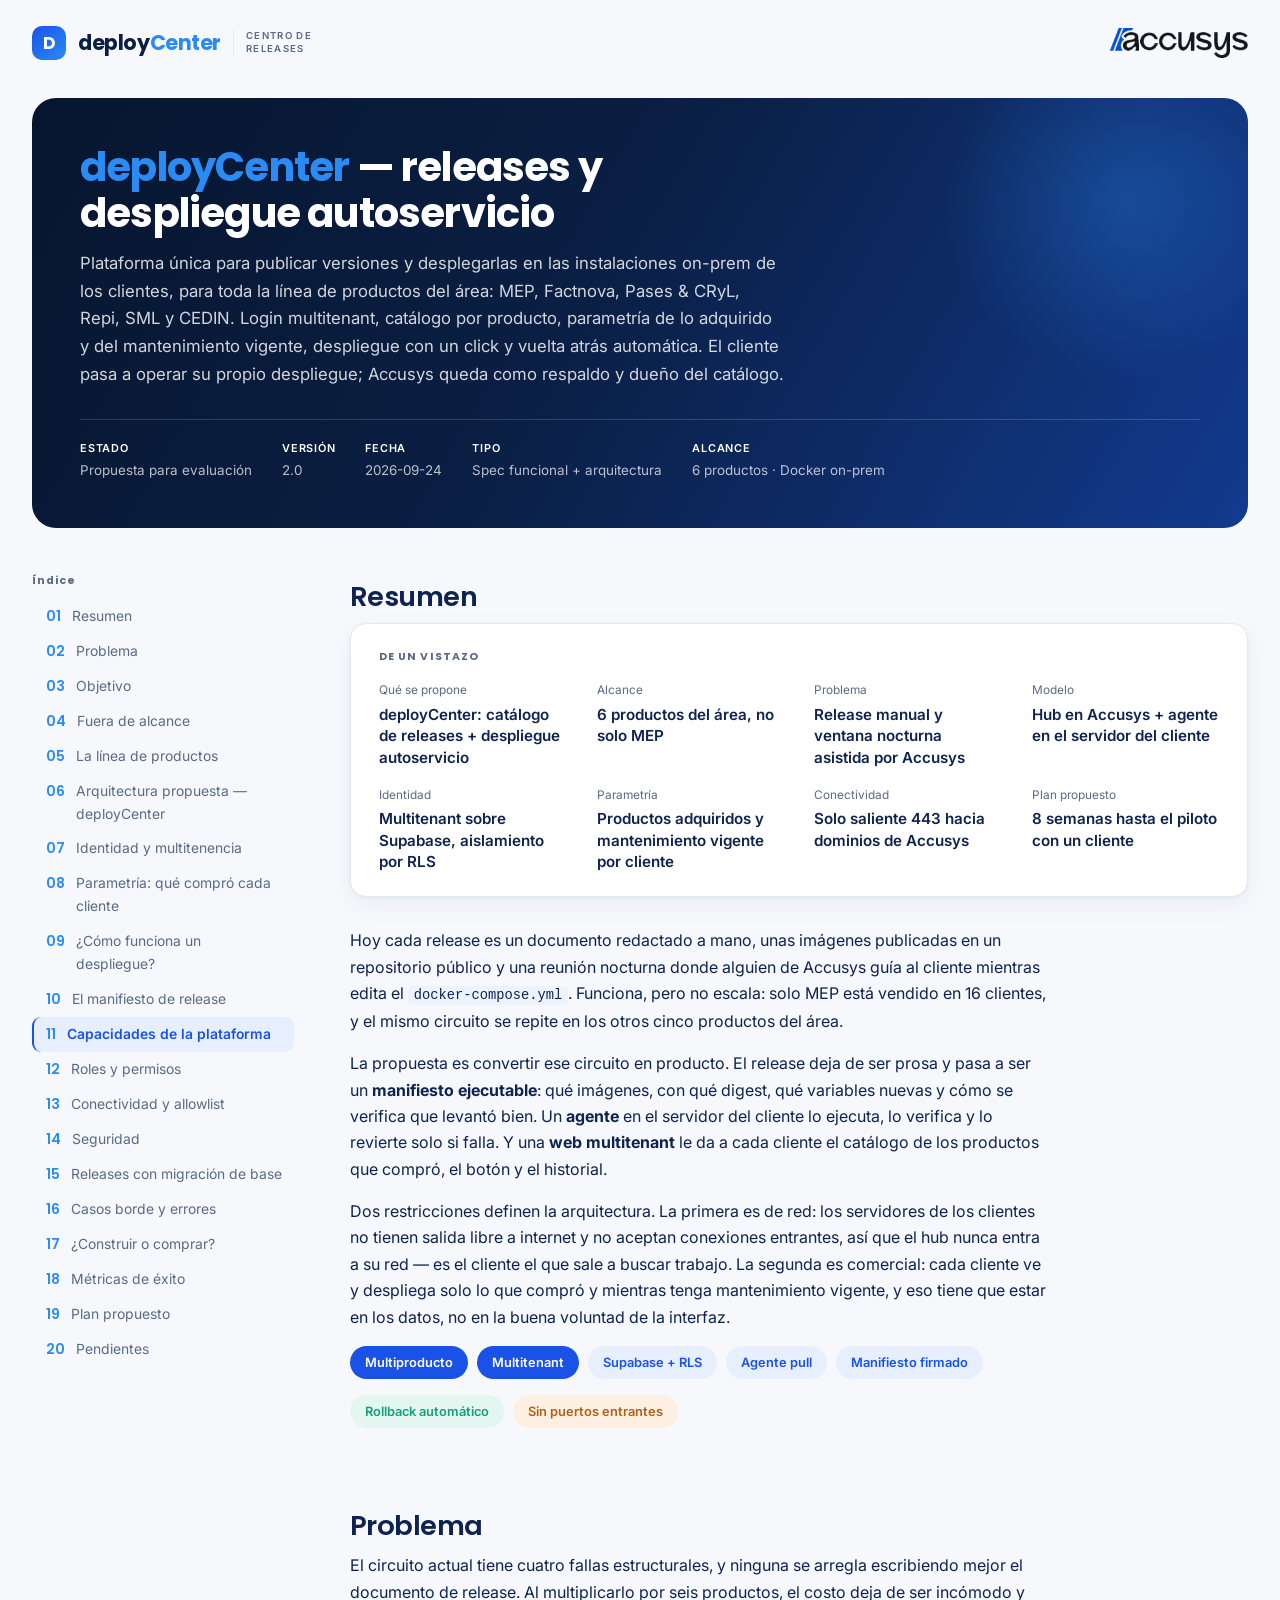
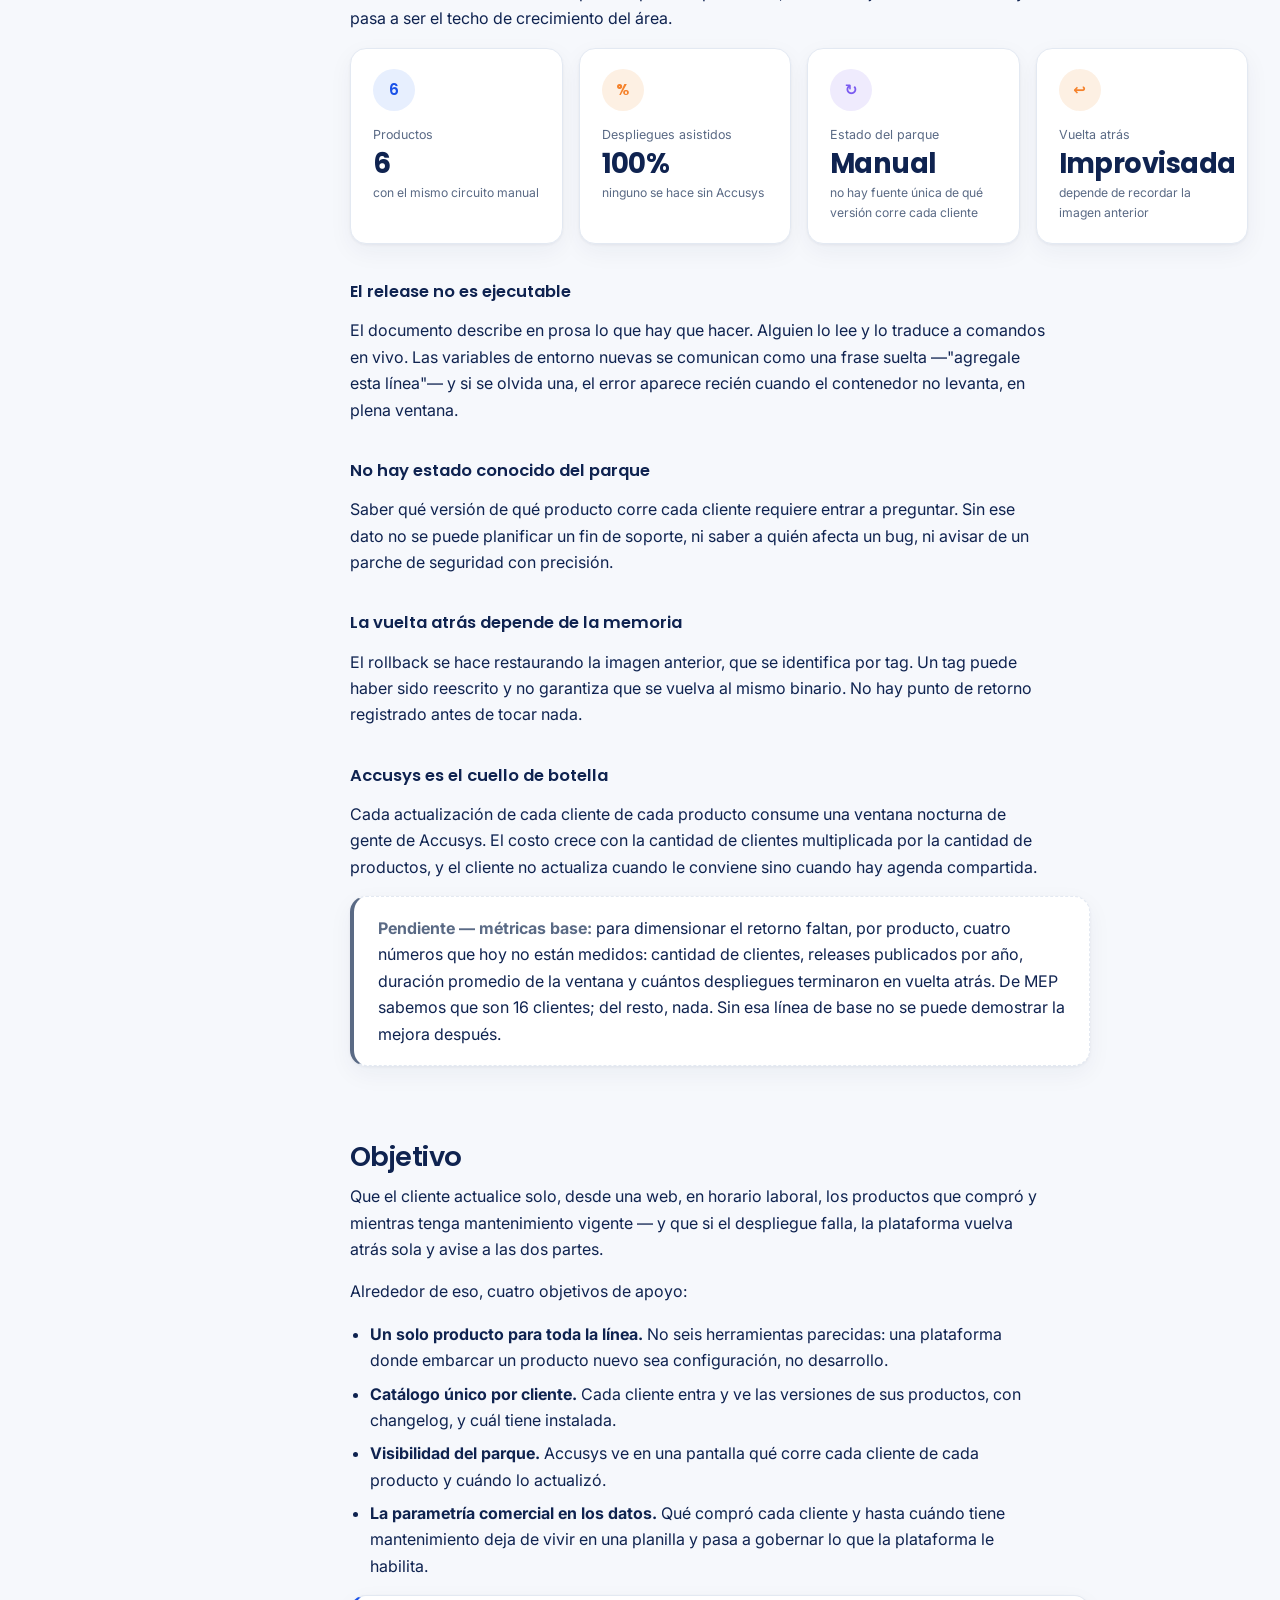
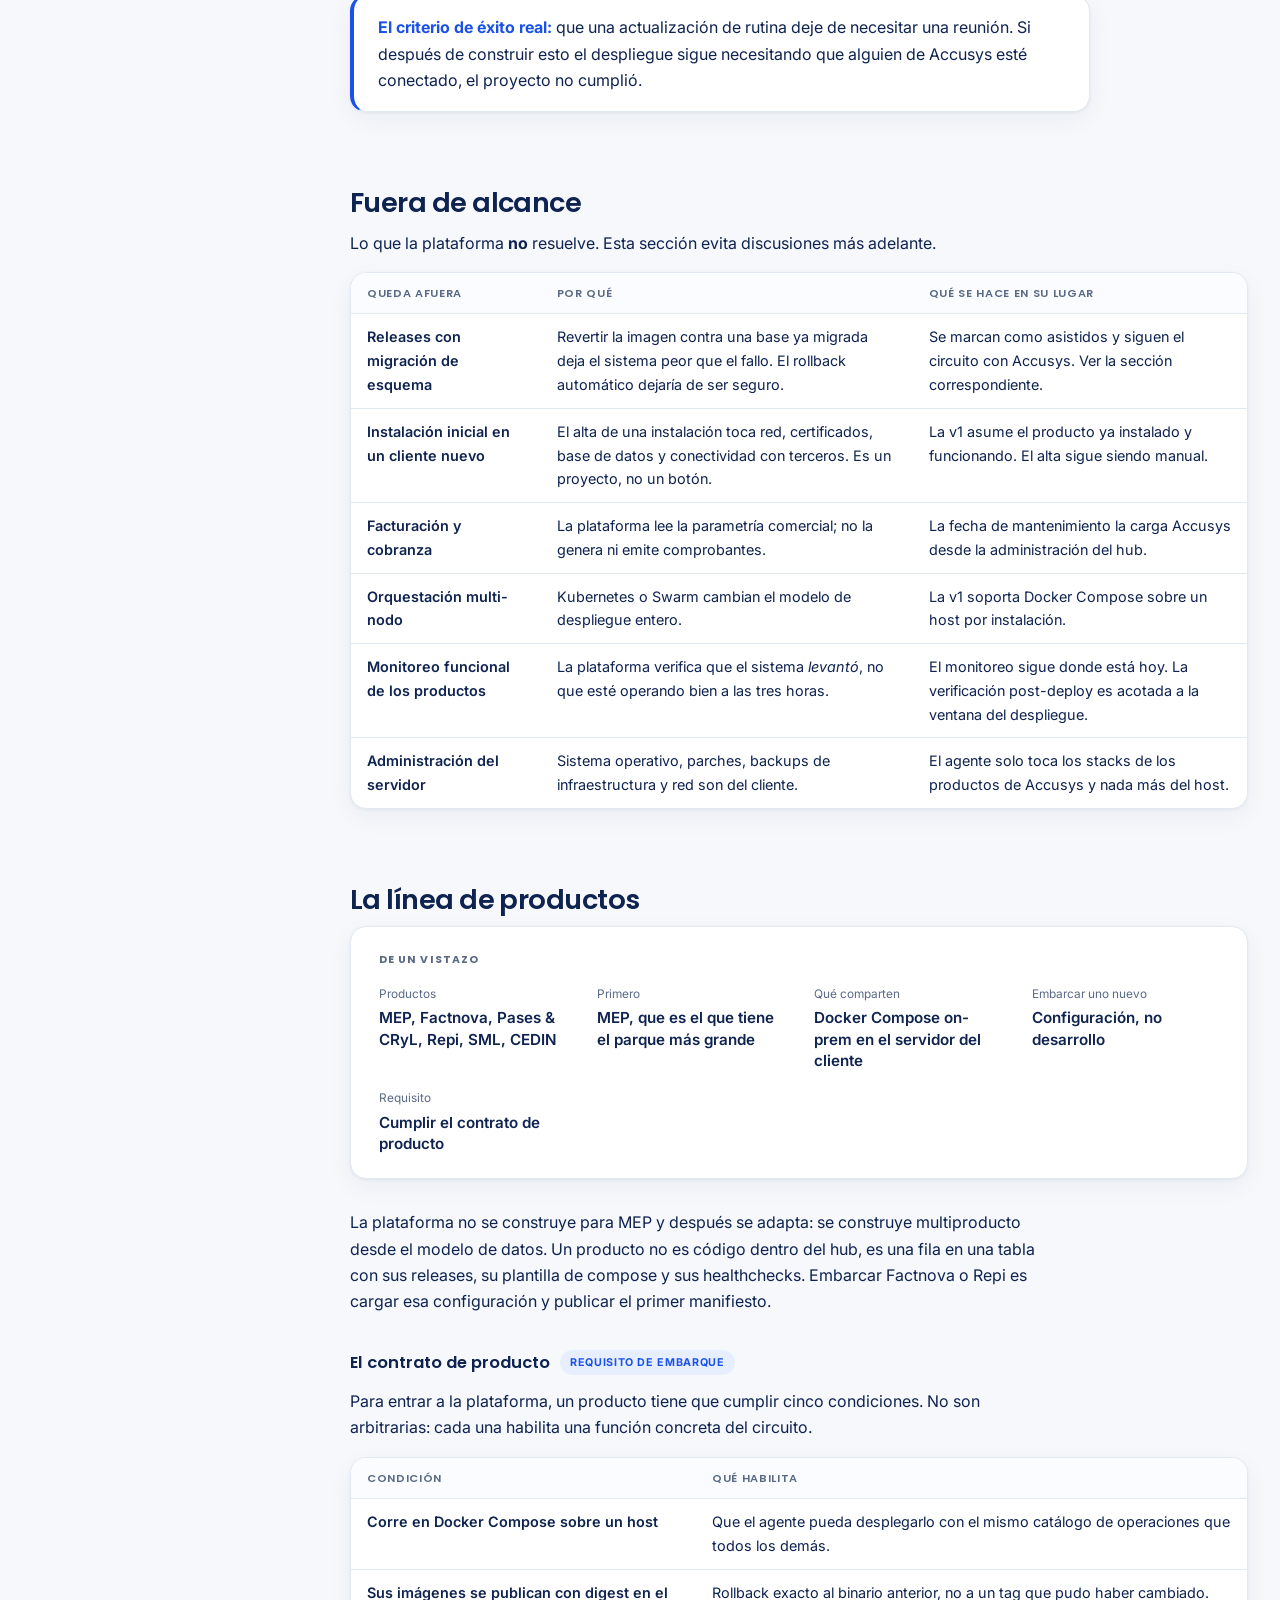
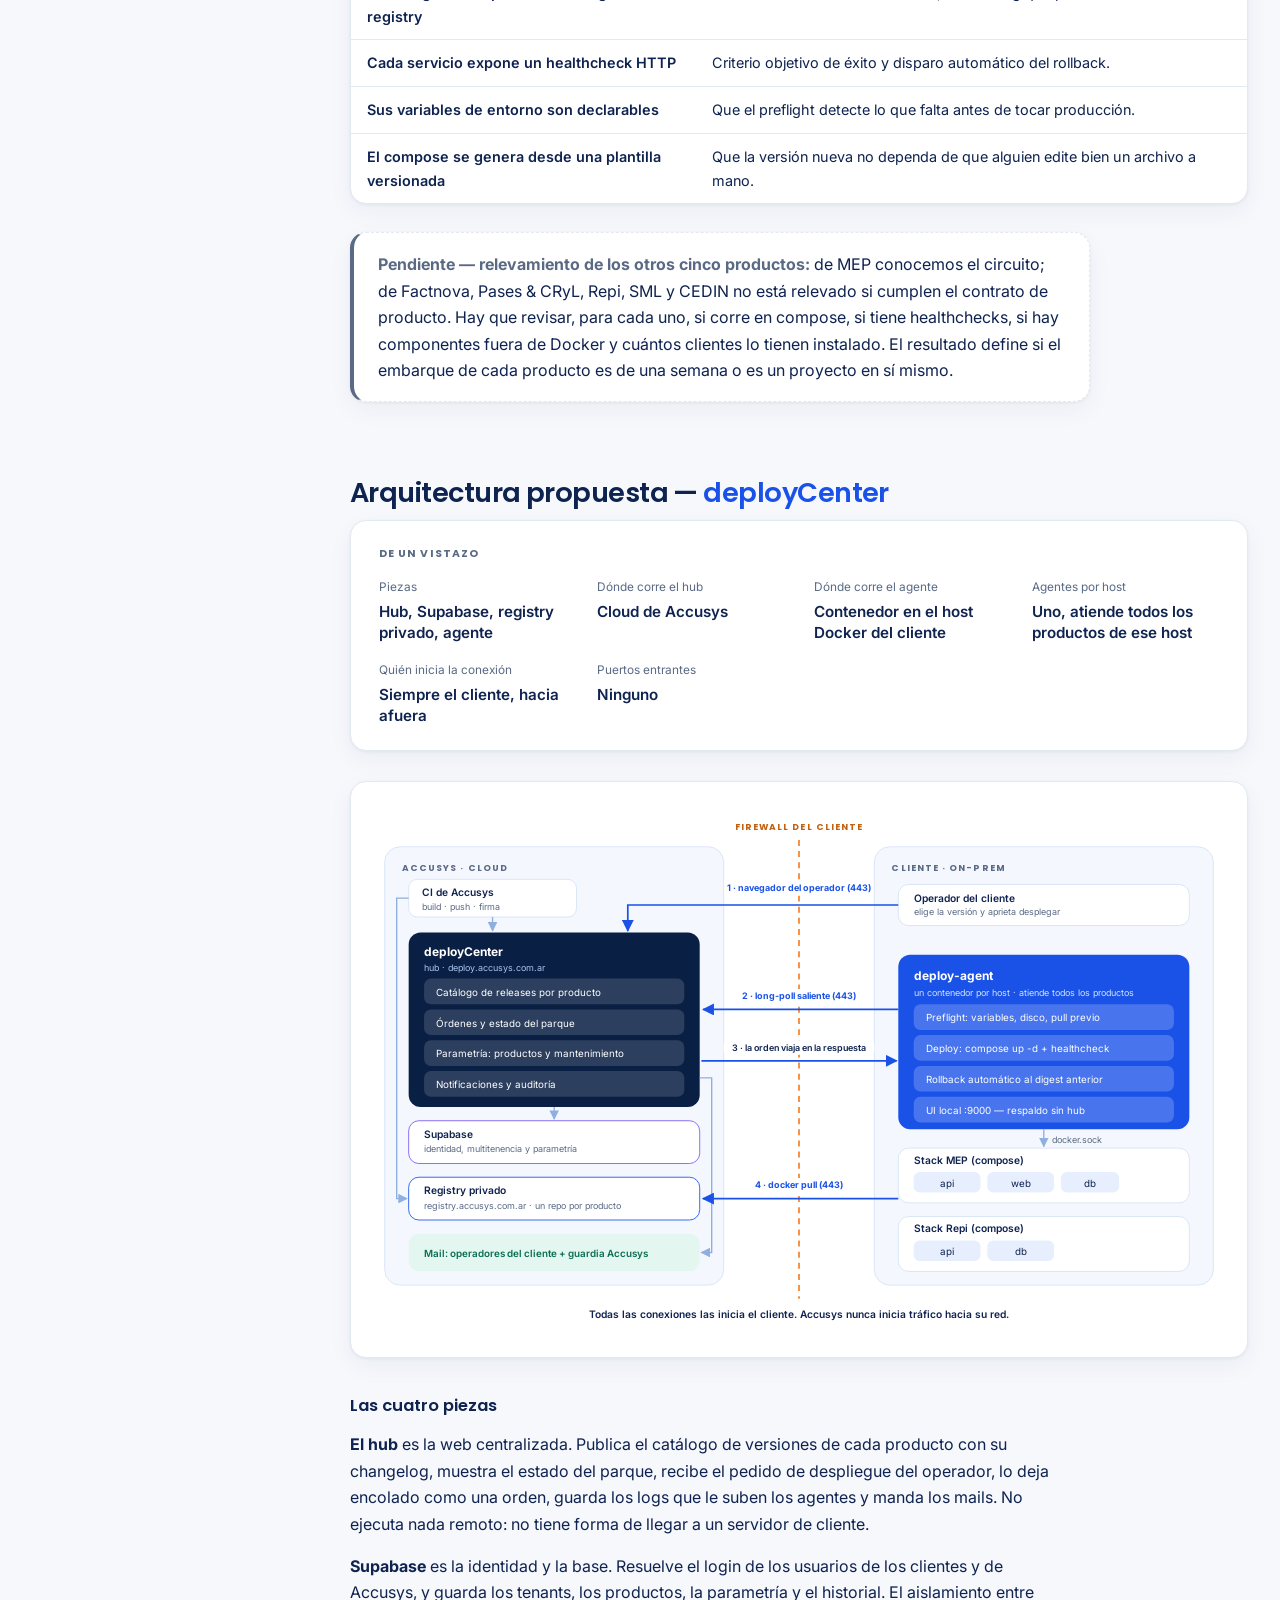
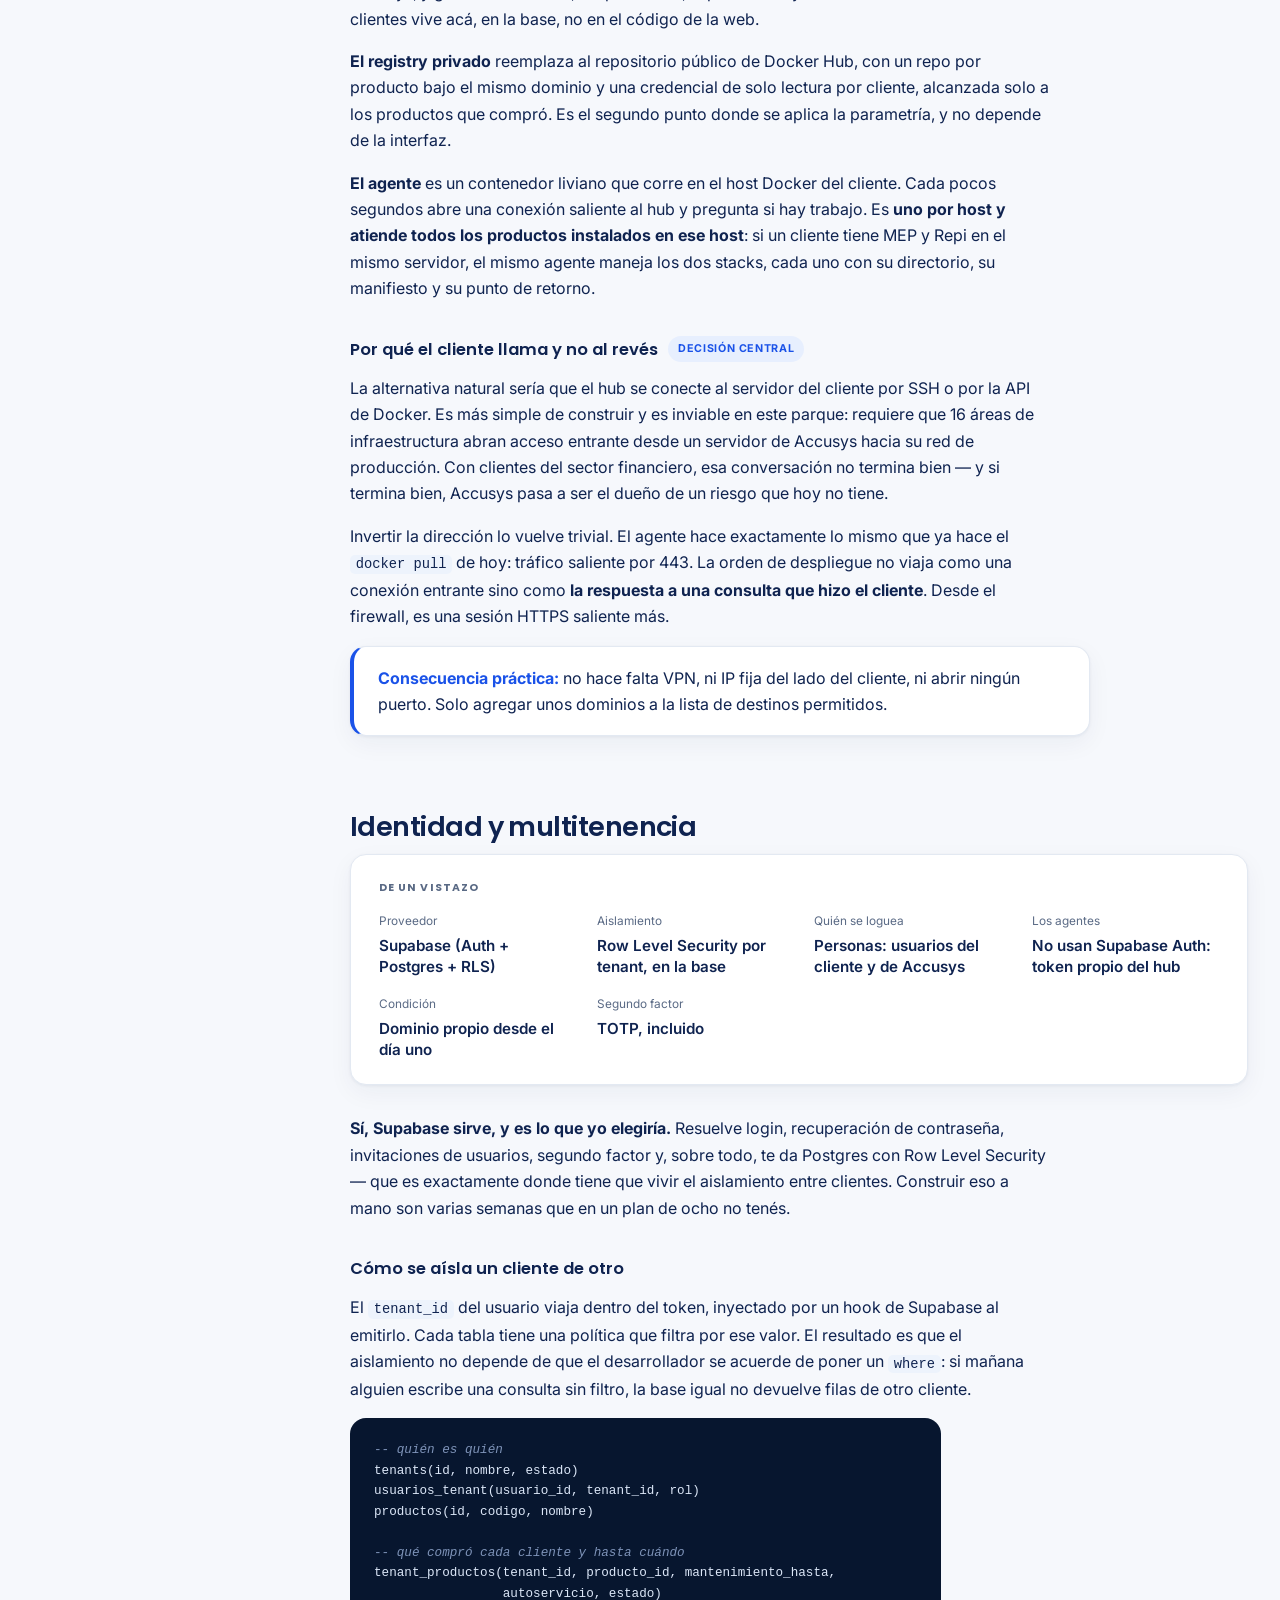
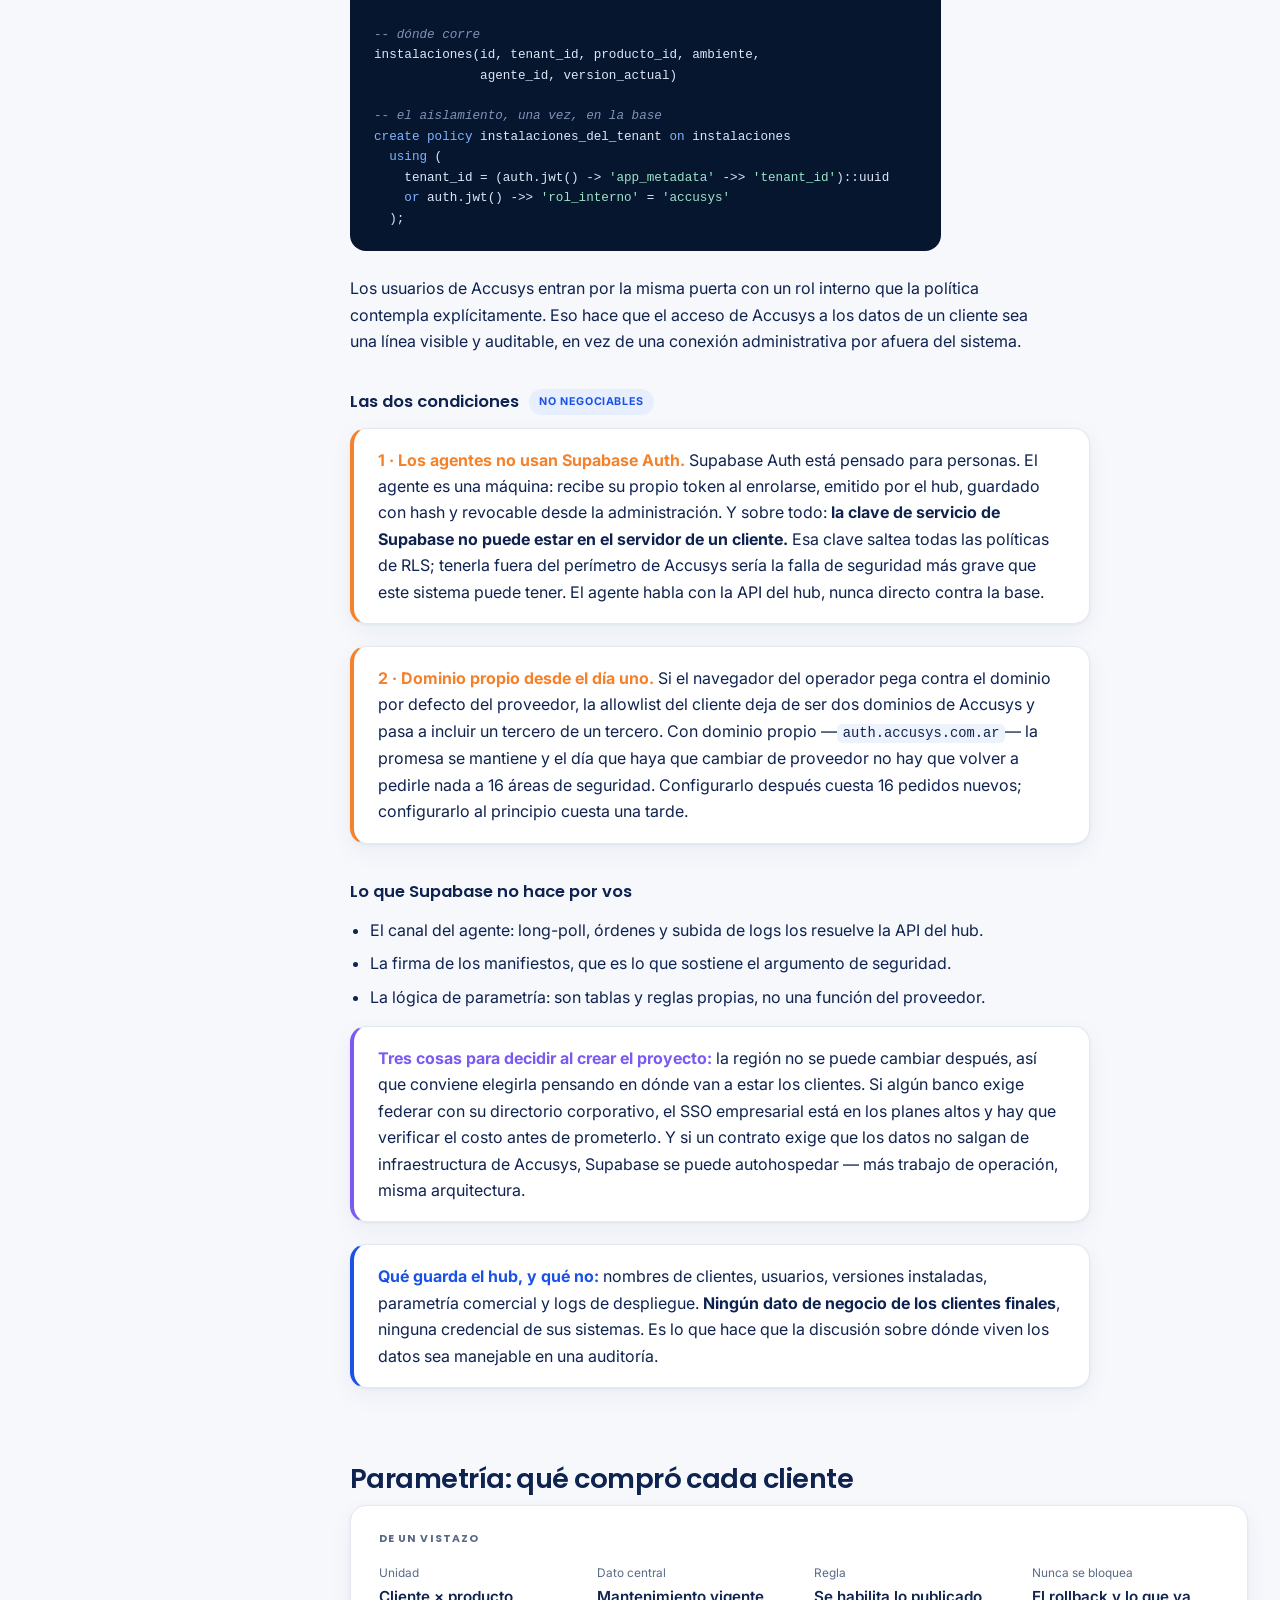
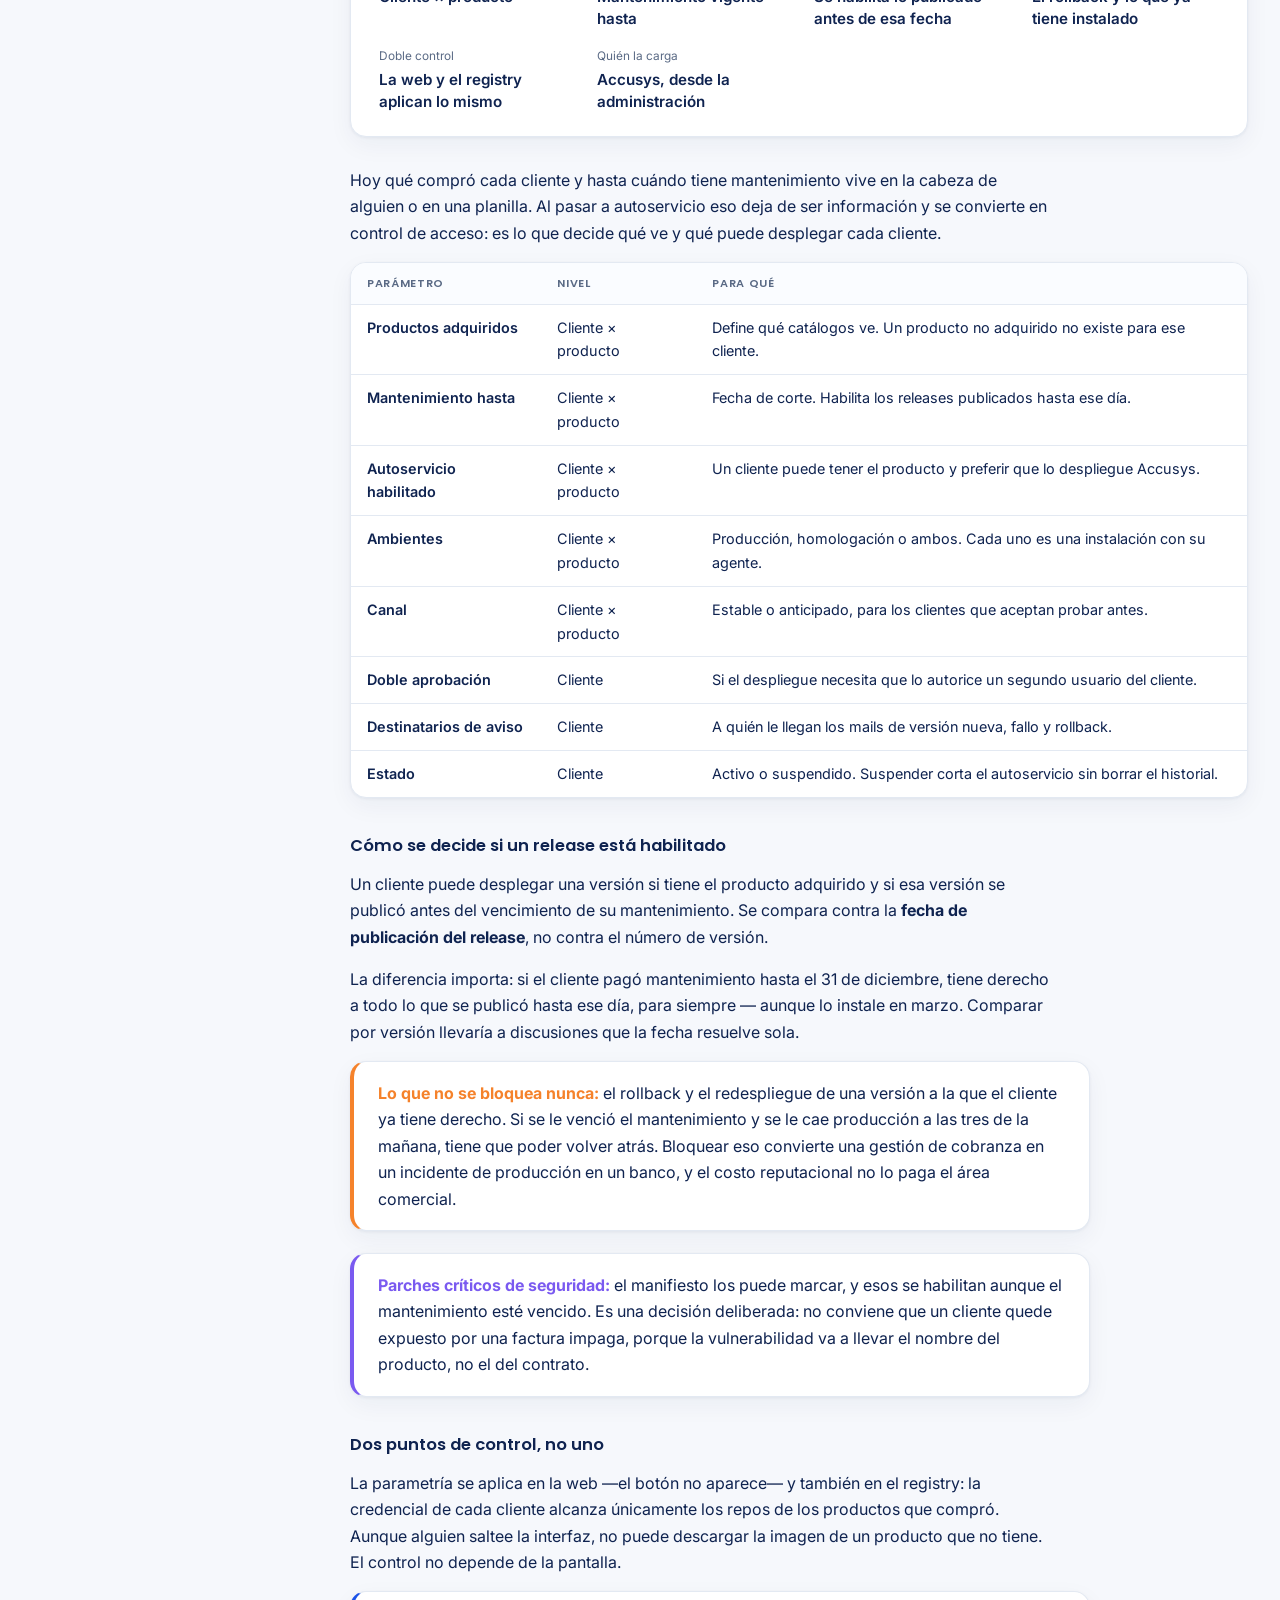
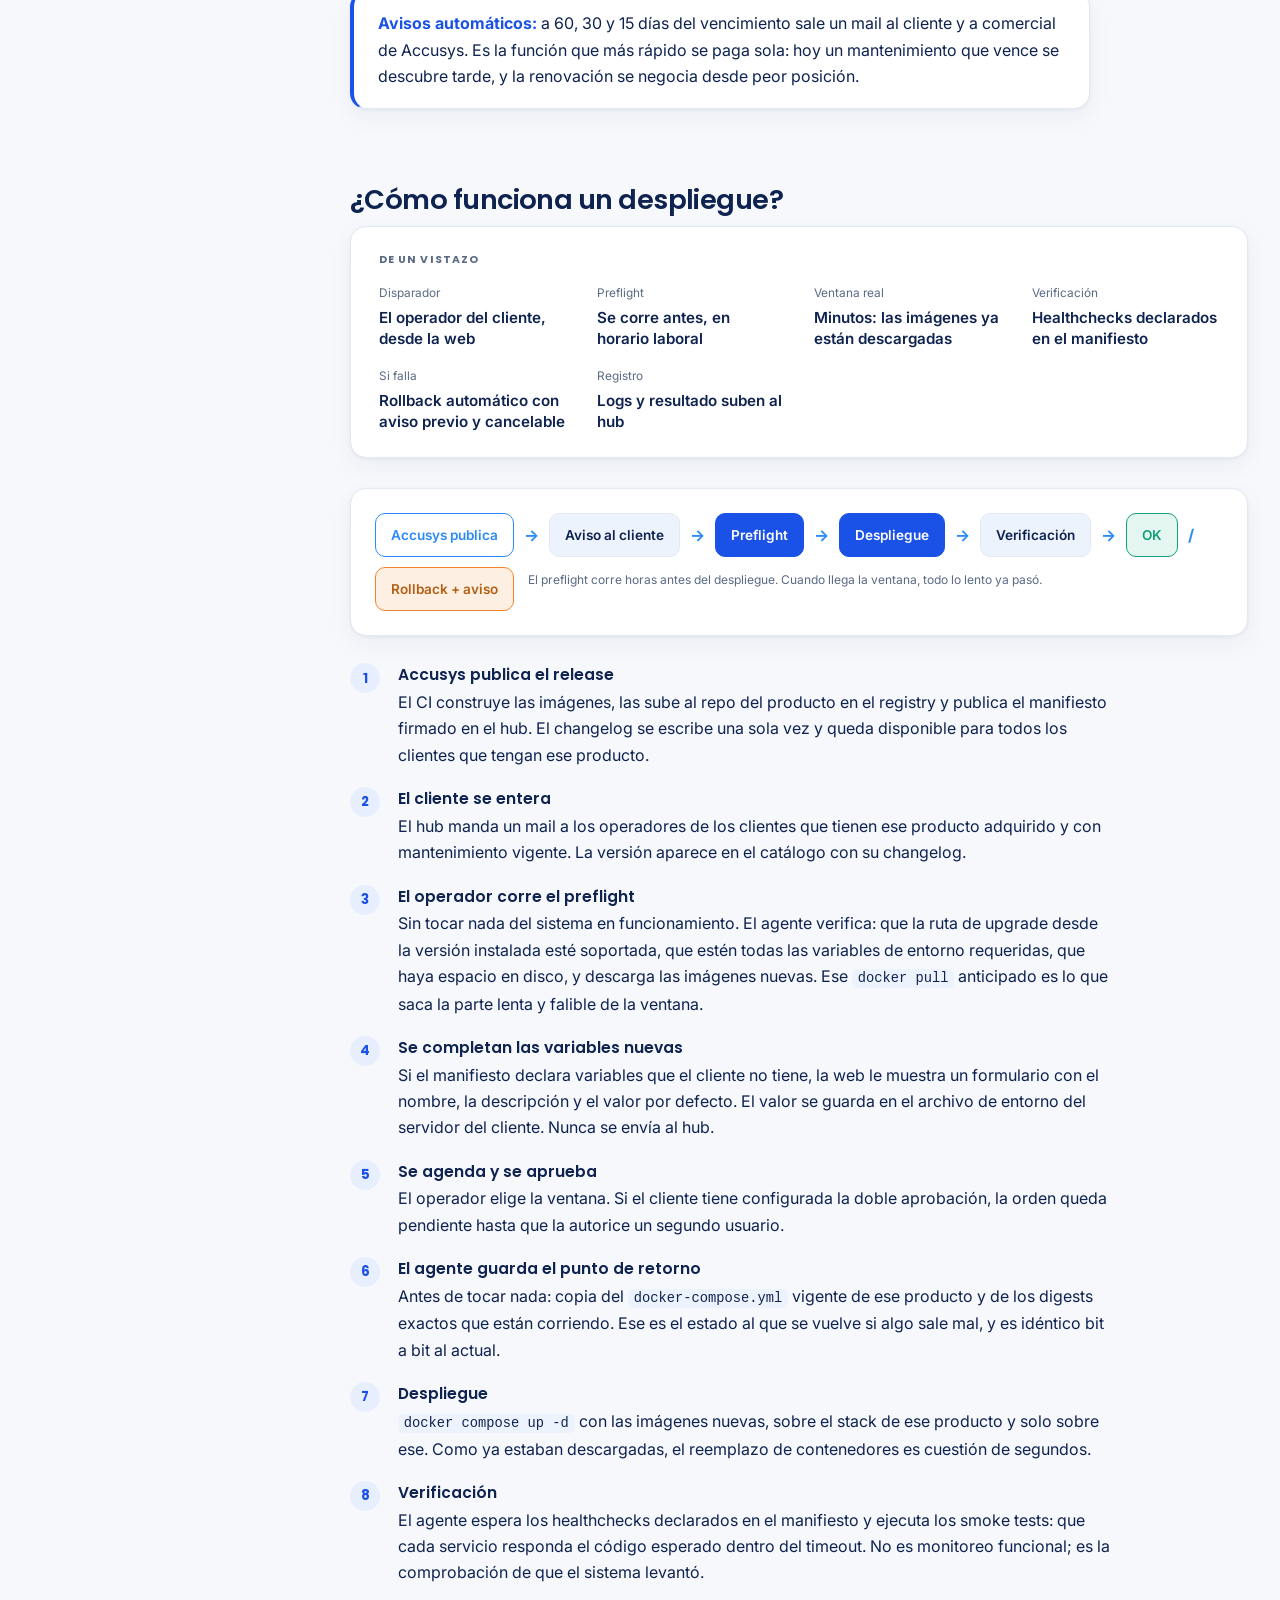
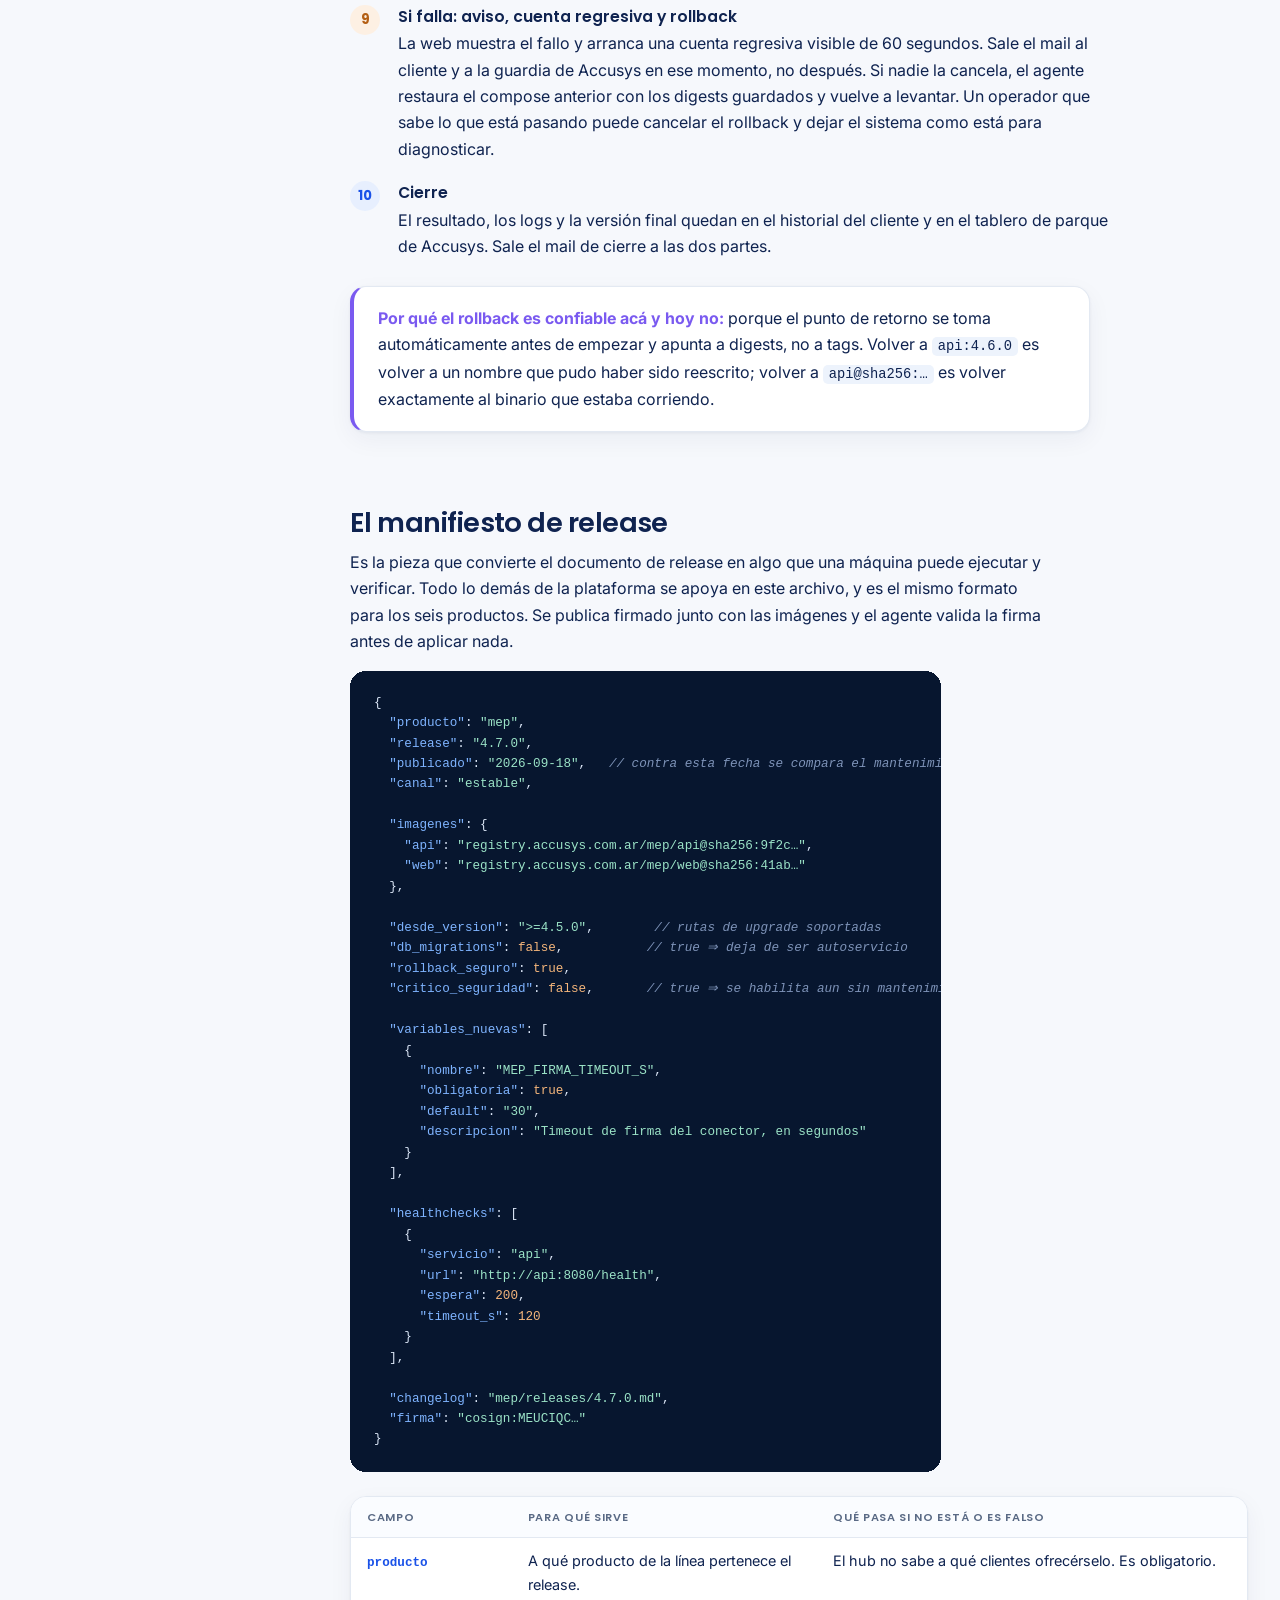
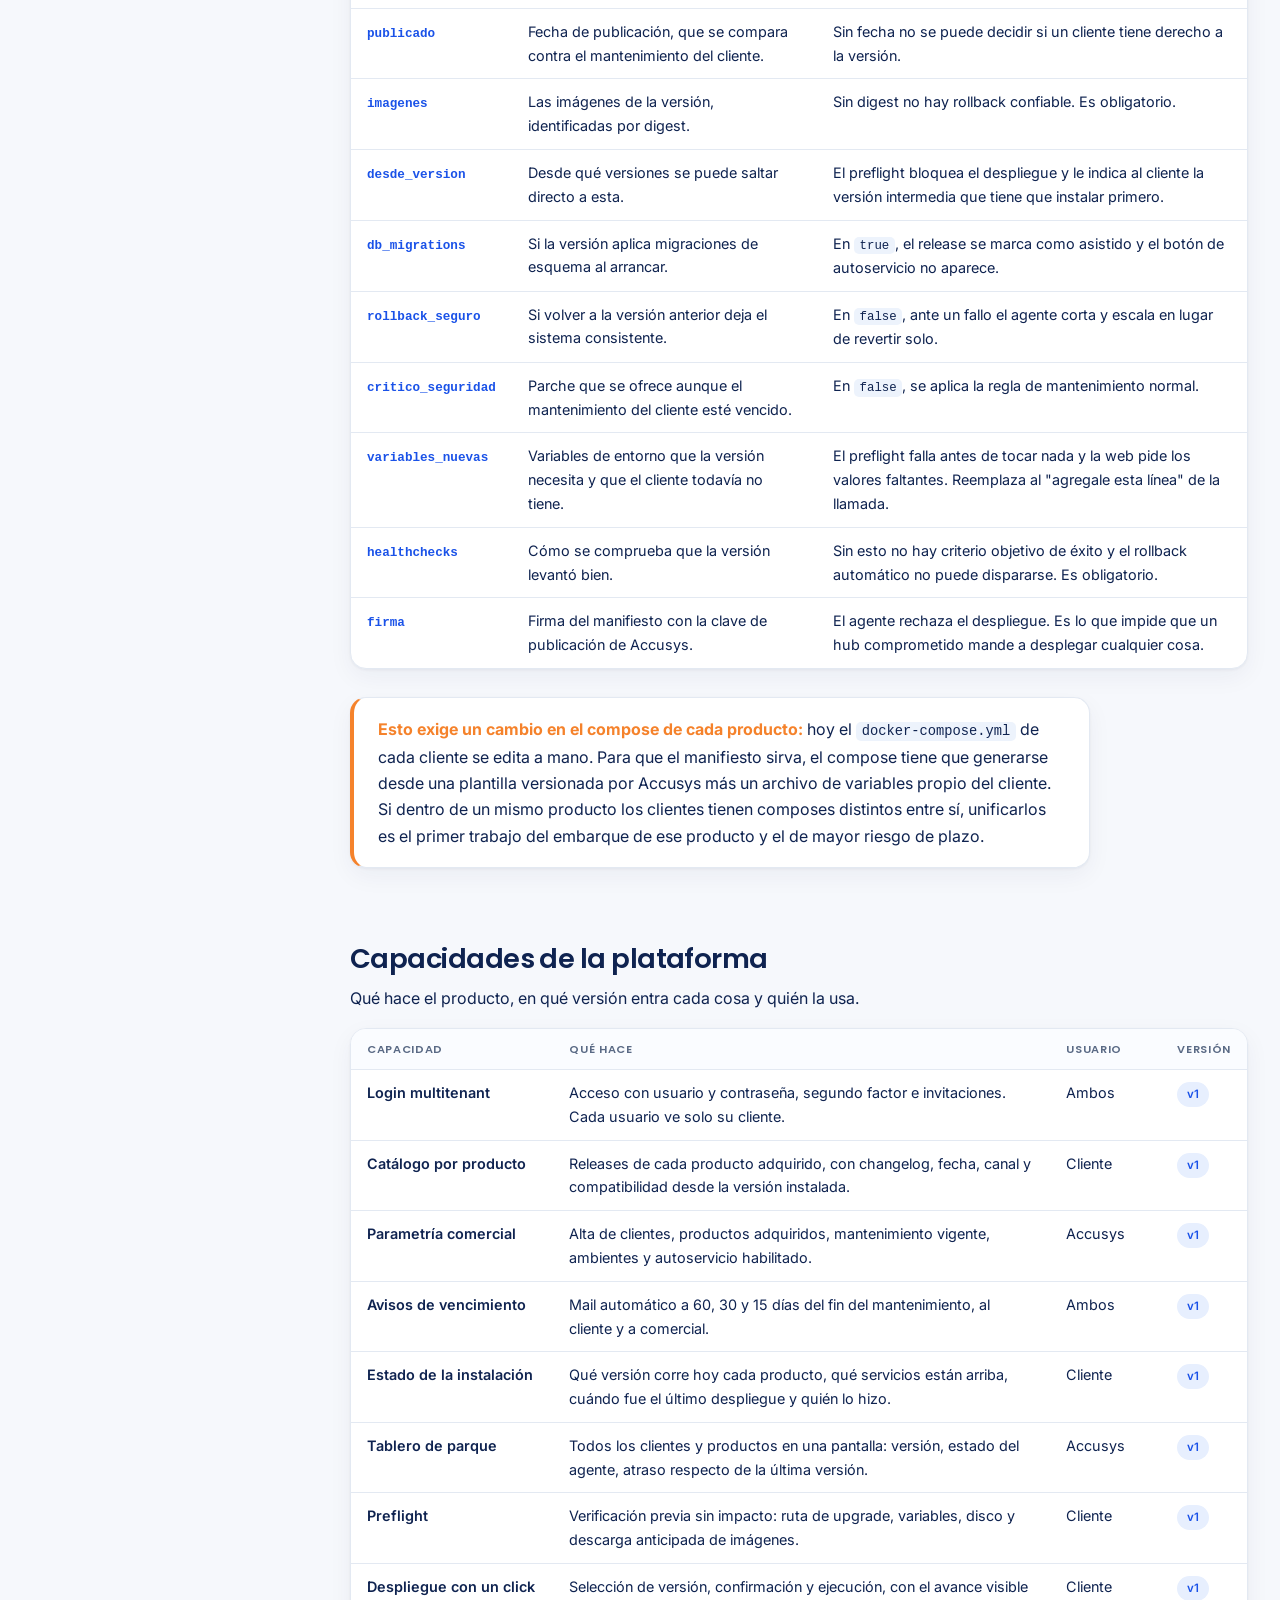
<file: docs/arquitectura-deploy-center.html>
<!DOCTYPE html>
<html lang="es">
<head>
<meta charset="utf-8">
<meta name="viewport" content="width=device-width, initial-scale=1">
<title>Arquitectura — deployCenter</title>
<link rel="preconnect" href="https://fonts.googleapis.com">
<link rel="preconnect" href="https://fonts.gstatic.com" crossorigin>
<link href="https://fonts.googleapis.com/css2?family=Poppins:wght@500;600;700&family=Inter:wght@400;500;600;700&display=swap" rel="stylesheet">
<style>
:root{
  --ink:#0F2350; --paper:#F6F8FC; --blanco:#FFFFFF;
  --navy:#0A1F44; --navy-deep:#07162F;
  --azul:#1A52E8; --azul-claro:#2B8BF5; --azul-pale:#E7EFFE; --tinte:#EDF3FC;
  --verde:#14A07A; --verde-pale:#E3F6EF;
  --naranja:#F5822B; --naranja-pale:#FDF0E3;
  --violeta:#7A5AF0; --violeta-pale:#EFEBFD; --rojo:#E04F5F;
  --gris:#5A6A85; --linea:#E3E9F2; --linea-fuerte:#C6D5EA;
  --display:"Poppins",system-ui,sans-serif;
  --cuerpo:"Inter",system-ui,-apple-system,Segoe UI,sans-serif;
  --r:16px;
  --sombra:0 1px 3px rgba(15,35,80,.06),0 8px 24px rgba(15,35,80,.05);
}
*{box-sizing:border-box}
html{scroll-behavior:smooth}
body{margin:0;background:var(--paper);color:var(--ink);font-family:var(--cuerpo);
  font-size:16px;line-height:1.65;-webkit-font-smoothing:antialiased}

/* ---------- estructura ---------- */
.wrap{max-width:1280px;margin:0 auto;padding:0 32px}
.layout{display:grid;grid-template-columns:262px 1fr;gap:56px;align-items:start}
main{min-width:0;padding-bottom:110px}

/* ---------- header ---------- */
header.doc{margin-bottom:46px;padding:26px 0 0}
.marcas{display:flex;align-items:center;gap:22px;justify-content:space-between;margin-bottom:38px}
.marcas img{height:30px;width:auto;display:block}
.marca-prod{font-family:var(--display);font-weight:700;font-size:1.3rem;
  letter-spacing:-.02em;line-height:1;display:flex;align-items:center;gap:12px}
.marca-prod .m{display:grid;place-items:center;width:34px;height:34px;border-radius:10px;
  background:linear-gradient(135deg,var(--azul) 0%,var(--azul-claro) 100%);color:#fff;
  font-size:1.05rem}
.marca-prod .n{color:var(--navy)}
.marca-prod .n i{font-style:normal;color:var(--azul-claro)}
.marca-prod .sub{font-family:var(--cuerpo);font-size:.6rem;font-weight:600;color:var(--gris);
  letter-spacing:.14em;border-left:1px solid var(--linea);padding-left:12px;line-height:1.35}
.hero{background:linear-gradient(120deg,var(--navy-deep) 0%,var(--navy) 46%,#123A8F 100%);
  border-radius:24px;padding:46px 48px;color:#fff;position:relative;overflow:hidden}
.hero::after{content:"";position:absolute;right:-90px;top:-110px;width:420px;height:420px;
  border-radius:50%;background:radial-gradient(circle,rgba(43,139,245,.30),transparent 62%)}
h1{font-family:var(--display);font-weight:700;font-size:clamp(1.9rem,3.8vw,2.5rem);
  line-height:1.15;letter-spacing:-.02em;margin:0 0 14px;max-width:24ch;position:relative}
h1 .prod{color:var(--azul-claro)}
.bajada{font-size:1.05rem;color:rgba(255,255,255,.82);margin:0 0 30px;max-width:64ch;position:relative}
.meta{display:flex;flex-wrap:wrap;gap:12px 30px;font-size:.84rem;color:rgba(255,255,255,.72);
  border-top:1px solid rgba(255,255,255,.16);padding-top:20px;position:relative}
.meta b{color:#fff;font-weight:600;display:block;font-size:.68rem;letter-spacing:.07em;
  text-transform:uppercase;margin-bottom:2px}

/* ---------- indice ---------- */
.toc{position:sticky;top:26px;font-size:.87rem}
.toc h2{font-family:var(--display);font-size:.67rem;font-weight:700;color:var(--gris);
  margin:0 0 12px;letter-spacing:.1em}
.toc ol{list-style:none;margin:0;padding:0;counter-reset:s}
.toc li{counter-increment:s;margin:0}
.toc a{display:flex;gap:11px;padding:6px 12px;border-radius:9px;text-decoration:none;
  color:var(--gris);border-left:2px solid transparent;transition:background .15s,color .15s}
.toc a::before{content:counter(s,decimal-leading-zero);font-family:var(--display);
  font-weight:600;color:var(--azul-claro);flex:none}
.toc a:hover{background:var(--azul-pale);color:var(--ink)}
.toc a:focus-visible{outline:2px solid var(--azul);outline-offset:2px}
.toc a.activo{background:var(--azul-pale);color:var(--azul);font-weight:600;border-left-color:var(--azul)}
.toc-movil{display:none}

/* ---------- secciones ---------- */
section{scroll-margin-top:22px;padding-top:6px;margin-bottom:68px}
h2{font-family:var(--display);font-weight:600;font-size:1.7rem;line-height:1.22;
  letter-spacing:-.02em;margin:0 0 10px}
h2 .prod{color:var(--azul)}
h3{font-family:var(--display);font-weight:600;font-size:1.03rem;margin:34px 0 12px;
  display:flex;align-items:center;gap:10px;flex-wrap:wrap}
h3 .tag{font-family:var(--cuerpo);font-size:.67rem;font-weight:700;letter-spacing:.06em;
  background:var(--azul-pale);color:var(--azul);padding:4px 10px;border-radius:999px}
p{margin:0 0 16px;max-width:70ch}
a{color:var(--azul)}
code{font-family:ui-monospace,SFMono-Regular,Menlo,monospace;font-size:.86em;
  background:var(--tinte);padding:.13em .42em;border-radius:5px}
ul,ol{max-width:70ch;padding-left:20px;margin:0 0 16px}
li{margin-bottom:7px}

/* ---------- cuadro resumen ---------- */
.resumen{background:var(--blanco);border:1px solid var(--linea);border-radius:var(--r);
  padding:24px 28px;margin:0 0 30px;box-shadow:var(--sombra)}
.resumen h3{font-family:var(--display);font-size:.67rem;color:var(--gris);letter-spacing:.1em;
  margin:0 0 16px;font-weight:700;display:block}
.resumen dl{display:grid;grid-template-columns:repeat(auto-fit,minmax(168px,1fr));
  gap:18px 30px;margin:0}
.resumen dt{font-size:.74rem;color:var(--gris);margin-bottom:3px}
.resumen dd{margin:0;font-weight:600;font-size:.95rem;line-height:1.4}

/* ---------- callout ---------- */
.callout{background:var(--blanco);border:1px solid var(--linea);border-left:4px solid var(--azul);
  border-radius:var(--r);padding:18px 24px;margin:0 0 22px;max-width:74ch;box-shadow:var(--sombra)}
.callout > :last-child{margin-bottom:0}
.callout .rotulo{font-weight:700;color:var(--azul)}
.callout--dato{border-left-color:var(--violeta)}
.callout--dato .rotulo{color:var(--violeta)}
.callout--alerta{border-left-color:var(--naranja)}
.callout--alerta .rotulo{color:var(--naranja)}
.callout--pendiente{border-left-color:var(--gris);border-top-style:dashed;
  border-right-style:dashed;border-bottom-style:dashed}
.callout--pendiente .rotulo{color:var(--gris)}

/* ---------- chips ---------- */
.chips{display:flex;flex-wrap:wrap;gap:9px;margin:0 0 24px;padding:0;list-style:none}
.chip{font-size:.8rem;font-weight:600;padding:6px 15px;border-radius:999px;
  background:var(--tinte);color:var(--ink);white-space:nowrap}
.chip--azul{background:var(--azul);color:#fff}
.chip--pale{background:var(--azul-pale);color:var(--azul)}
.chip--verde{background:var(--verde-pale);color:var(--verde)}
.chip--naranja{background:var(--naranja-pale);color:#B45F14}
.chip--violeta{background:var(--violeta-pale);color:var(--violeta)}

/* ---------- KPI cards ---------- */
.kpis{display:grid;grid-template-columns:repeat(auto-fit,minmax(196px,1fr));gap:16px;margin:0 0 30px}
.kpi{background:var(--blanco);border:1px solid var(--linea);border-radius:var(--r);
  padding:20px 22px;box-shadow:var(--sombra)}
.kpi .ico{width:42px;height:42px;border-radius:50%;display:grid;place-items:center;
  font-family:var(--display);font-weight:600;font-size:.95rem;margin-bottom:14px;
  background:var(--azul-pale);color:var(--azul)}
.kpi .ico--verde{background:var(--verde-pale);color:var(--verde)}
.kpi .ico--naranja{background:var(--naranja-pale);color:var(--naranja)}
.kpi .ico--violeta{background:var(--violeta-pale);color:var(--violeta)}
.kpi .l{font-size:.78rem;color:var(--gris);margin-bottom:4px}
.kpi .n{font-family:var(--display);font-weight:700;font-size:1.7rem;line-height:1.1;
  letter-spacing:-.02em}
.kpi .d{font-size:.76rem;color:var(--gris);margin-top:4px}

/* ---------- tarjetas ---------- */
.cards{display:grid;grid-template-columns:repeat(auto-fit,minmax(238px,1fr));gap:16px;margin:0 0 28px}
.card{background:var(--navy);color:#fff;border-radius:var(--r);padding:22px 24px}
.card h4{font-family:var(--display);font-weight:600;font-size:1rem;margin:0 0 8px}
.card p{color:rgba(255,255,255,.82);font-size:.88rem;margin:0;max-width:none}
.card--azul{background:var(--azul)}
.card--claro{background:var(--blanco);color:var(--ink);border:1px solid var(--linea);
  box-shadow:var(--sombra)}
.card--claro p{color:var(--gris)}

/* ---------- flujo ---------- */
.flow{display:flex;flex-wrap:wrap;align-items:center;gap:10px;margin:0 0 26px;padding:24px;
  background:var(--blanco);border:1px solid var(--linea);border-radius:var(--r);box-shadow:var(--sombra)}
.nodo{background:var(--tinte);border:1px solid var(--linea);border-radius:10px;padding:10px 15px;
  font-size:.85rem;font-weight:600}
.nodo--front{background:var(--azul);border-color:var(--azul);color:#fff}
.nodo--uw{background:var(--violeta);border-color:var(--violeta);color:#fff}
.nodo--api{background:var(--blanco);border-color:var(--azul-claro);color:var(--azul-claro)}
.nodo--ok{background:var(--verde-pale);border-color:var(--verde);color:var(--verde)}
.nodo--alerta{background:var(--naranja-pale);border-color:var(--naranja);color:#B45F14}
.nodo--back{background:var(--blanco);border:1px dashed var(--gris);color:var(--gris)}
.flecha{color:var(--azul-claro);font-weight:700;flex:none}
.rama{font-size:.75rem;color:var(--gris);width:100%;padding-left:4px;margin-top:-2px}

/* ---------- diagrama ---------- */
.diagrama{background:var(--blanco);border:1px solid var(--linea);border-radius:var(--r);
  padding:22px 20px;box-shadow:var(--sombra);margin:0 0 26px;overflow-x:auto}
.diagrama svg{display:block;width:100%;min-width:820px;height:auto}
.diagrama svg text{font-family:var(--cuerpo);font-size:12px;fill:var(--ink)}
.diagrama svg .b{font-weight:600}
.diagrama svg .s{font-size:10.5px;fill:var(--gris)}
.diagrama svg .srv{font-size:11.5px;text-anchor:middle}
.diagrama svg .mail{font-size:11.5px;font-weight:600;fill:#0B6E52}
.diagrama svg .z{font-family:var(--display);font-size:10.5px;font-weight:700;
  fill:var(--gris);letter-spacing:.12em}
.diagrama svg .fw{fill:#C2610F}
.diagrama svg .w{fill:#FFFFFF}
.diagrama svg .w2{font-size:11.5px;fill:#FFFFFF}
.diagrama svg .wt{font-size:14px;font-weight:700;fill:#FFFFFF}
.diagrama svg .ws{font-size:10.5px;fill:#A9C4EC}
.diagrama svg .wa{font-size:10.5px;fill:#CFE0FB}
.diagrama svg .lbl{font-size:10.5px;font-weight:700;fill:#1A52E8}
.diagrama svg .lbl2{font-size:10.5px;font-weight:600;fill:#0F2350}
.diagrama svg .note{font-size:12px;font-weight:600;fill:#0F2350}

/* ---------- pasos ---------- */
.pasos{counter-reset:p;list-style:none;padding:0;margin:0 0 26px;max-width:76ch}
.pasos li{counter-increment:p;position:relative;padding-left:48px;margin-bottom:18px}
.pasos li::before{content:counter(p);position:absolute;left:0;top:1px;width:30px;height:30px;
  border-radius:50%;background:var(--azul-pale);color:var(--azul);font-family:var(--display);
  font-weight:700;font-size:.82rem;display:grid;place-items:center}
.pasos b{display:block;font-family:var(--display);font-weight:600;font-size:.97rem;
  margin-bottom:1px;color:var(--ink)}
.pasos li.falla::before{background:var(--naranja-pale);color:#B45F14}

/* ---------- codigo ---------- */
pre{background:var(--navy-deep);color:#DCE7F8;border-radius:var(--r);padding:22px 24px;
  overflow-x:auto;font-family:ui-monospace,SFMono-Regular,Menlo,monospace;font-size:.79rem;
  line-height:1.62;margin:0 0 24px;max-width:78ch}
pre code{background:none;padding:0;color:inherit;font-size:1em}
pre .k{color:#7FB4FF}
pre .s{color:#9BE3C7}
pre .v{color:#F5B67B}
pre .c{color:#7E93B8;font-style:italic}

/* ---------- tabla ---------- */
.tabla-wrap{overflow-x:auto;margin:0 0 28px;background:var(--blanco);border:1px solid var(--linea);
  border-radius:var(--r);box-shadow:var(--sombra)}
table{border-collapse:collapse;width:100%;font-size:.9rem}
th,td{text-align:left;padding:11px 16px;border-bottom:1px solid var(--linea);vertical-align:top}
th{font-family:var(--display);font-size:.7rem;font-weight:600;color:var(--gris);
  letter-spacing:.06em;text-transform:uppercase;background:#FAFCFF}
tbody tr:last-child td{border-bottom:0}
td b{font-weight:600}
td.num,th.num{text-align:right;white-space:nowrap;font-variant-numeric:tabular-nums}
tr.total td{background:var(--tinte);font-weight:700}
.id{font-family:ui-monospace,SFMono-Regular,Menlo,monospace;font-size:.79rem;color:var(--azul);
  font-weight:600;white-space:nowrap}
.pill{display:inline-block;font-size:.72rem;font-weight:600;padding:3px 10px;border-radius:999px;
  background:var(--tinte);color:var(--gris);white-space:nowrap}
.pill--verde{background:var(--verde-pale);color:var(--verde)}
.pill--naranja{background:var(--naranja-pale);color:#B45F14}
.pill--rojo{background:#FCE9EB;color:var(--rojo)}
.pill--azul{background:var(--azul-pale);color:var(--azul)}
.pill--violeta{background:var(--violeta-pale);color:var(--violeta)}

/* ---------- gantt ---------- */
.gantt{background:var(--blanco);border:1px solid var(--linea);border-radius:var(--r);
  padding:22px 24px;box-shadow:var(--sombra);margin:0 0 22px;overflow-x:auto}
.gantt-inner{min-width:720px}
.g-row{display:grid;grid-template-columns:238px 1fr;align-items:center;gap:14px;margin-bottom:5px}
.g-lbl{font-size:.79rem;font-weight:600;display:flex;justify-content:space-between;
  gap:10px;align-items:baseline;line-height:1.3}
.g-lbl .dias{font-size:.7rem;color:var(--gris);font-weight:500;white-space:nowrap}
.g-meses{display:grid;grid-template-columns:repeat(2,1fr);font-family:var(--display);
  font-size:.68rem;font-weight:600;color:var(--ink);text-align:center}
.g-meses span{border-left:1px solid var(--linea-fuerte);padding:3px 0;background:var(--tinte);
  border-radius:4px 4px 0 0;margin-right:1px}
.g-semanas{display:grid;grid-template-columns:repeat(8,1fr);font-size:.62rem;color:var(--gris);
  text-align:center;padding-bottom:5px;border-bottom:1px solid var(--linea)}
.pista{display:grid;grid-template-columns:repeat(8,1fr);height:26px;align-items:center;
  border-radius:6px;
  background-image:repeating-linear-gradient(to right,var(--linea) 0 1px,transparent 1px 12.5%),
                   repeating-linear-gradient(to right,var(--linea-fuerte) 0 1px,transparent 1px 50%)}
.barra{grid-row:1;position:relative;height:22px;border-radius:6px;display:flex;align-items:center;
  padding:0 8px;font-size:.66rem;font-weight:700;color:#fff;overflow:hidden;white-space:nowrap}
.barra--fund{background:var(--azul)}
.barra--emp{background:var(--violeta)}
.barra--bo{background:var(--verde)}
.barra--cal{background:var(--naranja)}
.barra--ci{background:var(--azul-claro)}
.barra--buffer{background:repeating-linear-gradient(135deg,#CBD9EC 0 6px,#E4EDF9 6px 12px);
  color:var(--ink)}
.barra--critica::after{content:"";position:absolute;left:3px;right:3px;bottom:2px;height:3px;
  background:var(--rojo);border-radius:2px}
.hitos{display:grid;grid-template-columns:repeat(8,1fr);height:24px;align-items:center}
.hito{grid-row:1;justify-self:center;width:13px;height:13px;background:var(--ink);
  transform:rotate(45deg);border-radius:2px}
.g-leyenda{display:flex;flex-wrap:wrap;gap:8px 18px;font-size:.76rem;color:var(--gris);
  margin-top:14px;padding-top:14px;border-top:1px solid var(--linea)}
.g-leyenda span{display:flex;align-items:center;gap:7px}
.g-leyenda i{width:14px;height:12px;border-radius:3px;display:block}
.g-leyenda .rombo{width:11px;height:11px;background:var(--ink);transform:rotate(45deg);
  border-radius:2px}

/* ---------- pie ---------- */
footer.doc{border-top:1px solid var(--linea);padding:26px 0 56px;font-size:.8rem;color:var(--gris);
  display:flex;justify-content:space-between;gap:20px;flex-wrap:wrap;align-items:center}
footer.doc img{height:22px;opacity:.75}

/* ---------- responsive ---------- */
@media (max-width:920px){
  .wrap{padding:0 18px}
  .layout{grid-template-columns:1fr;gap:0}
  .hero{padding:30px 22px;border-radius:18px}
  .toc{position:static;order:-1;margin-bottom:32px}
  .toc-movil{display:block;background:var(--blanco);border:1px solid var(--linea);
    border-radius:var(--r);padding:16px 20px}
  .toc-movil summary{font-family:var(--display);font-weight:600;cursor:pointer;font-size:.9rem}
  .toc-escritorio{display:none}
  .marcas{flex-wrap:wrap;gap:16px}
  .gantt{padding:16px 14px}
  .diagrama{padding:14px 12px}
}

/* ---------- impresion ---------- */
@media print{
  @page{margin:12mm;size:A4 landscape}
  body{font-size:9.5pt;background:#fff}
  .toc,.toc-movil{display:none}
  .layout{display:block}
  section{break-inside:auto;margin-bottom:20px}
  h2{break-after:avoid}
  .resumen,.callout,.card,.flow,.kpi,.tabla-wrap,.hero,.gantt,.diagrama,pre,.pasos li{
    break-inside:avoid;-webkit-print-color-adjust:exact;print-color-adjust:exact}
  .gantt-inner{min-width:0}
  .diagrama svg{min-width:0}
  pre{background:var(--tinte);color:var(--ink)}
  pre .k,pre .s,pre .v,pre .c{color:var(--ink)}
  a{color:var(--ink);text-decoration:none}
}
@media (prefers-reduced-motion:reduce){html{scroll-behavior:auto}*{transition:none!important}}
</style>
</head>
<body>

<div class="wrap">
<header class="doc">
  <div class="marcas">
    <div class="marca-prod">
      <span class="m">D</span>
      <span class="n">deploy<i>Center</i></span>
      <span class="sub">CENTRO DE<br>RELEASES</span>
    </div>
    <img src="logos/accusys.png" alt="Accusys">
  </div>
  <div class="hero">
    <h1><span class="prod">deployCenter</span> — releases y despliegue autoservicio</h1>
    <p class="bajada">Plataforma única para publicar versiones y desplegarlas en las instalaciones
    on-prem de los clientes, para toda la línea de productos del área: MEP, Factnova, Pases &amp;
    CRyL, Repi, SML y CEDIN. Login multitenant, catálogo por producto, parametría de lo adquirido
    y del mantenimiento vigente, despliegue con un click y vuelta atrás automática. El cliente
    pasa a operar su propio despliegue; Accusys queda como respaldo y dueño del catálogo.</p>
    <div class="meta">
      <span><b>Estado</b> Propuesta para evaluación</span>
      <span><b>Versión</b> 2.0</span>
      <span><b>Fecha</b> 2026-09-24</span>
      <span><b>Tipo</b> Spec funcional + arquitectura</span>
      <span><b>Alcance</b> 6 productos · Docker on-prem</span>
    </div>
  </div>
</header>

<div class="layout">

  <nav class="toc" aria-label="Índice del documento">
    <details class="toc-movil" open>
      <summary>Índice</summary>
      <ol id="toc-lista-movil"></ol>
    </details>
    <div class="toc-escritorio">
      <h2>Índice</h2>
      <ol id="toc-lista"></ol>
    </div>
  </nav>

  <main>

    <section id="resumen">
      <h2>Resumen</h2>
      <div class="resumen">
        <h3>DE UN VISTAZO</h3>
        <dl>
          <div><dt>Qué se propone</dt><dd>deployCenter: catálogo de releases + despliegue autoservicio</dd></div>
          <div><dt>Alcance</dt><dd>6 productos del área, no solo MEP</dd></div>
          <div><dt>Problema</dt><dd>Release manual y ventana nocturna asistida por Accusys</dd></div>
          <div><dt>Modelo</dt><dd>Hub en Accusys + agente en el servidor del cliente</dd></div>
          <div><dt>Identidad</dt><dd>Multitenant sobre Supabase, aislamiento por RLS</dd></div>
          <div><dt>Parametría</dt><dd>Productos adquiridos y mantenimiento vigente por cliente</dd></div>
          <div><dt>Conectividad</dt><dd>Solo saliente 443 hacia dominios de Accusys</dd></div>
          <div><dt>Plan propuesto</dt><dd>8 semanas hasta el piloto con un cliente</dd></div>
        </dl>
      </div>
      <p>Hoy cada release es un documento redactado a mano, unas imágenes publicadas en un
      repositorio público y una reunión nocturna donde alguien de Accusys guía al cliente mientras
      edita el <code>docker-compose.yml</code>. Funciona, pero no escala: solo MEP está vendido en
      16 clientes, y el mismo circuito se repite en los otros cinco productos del área.</p>
      <p>La propuesta es convertir ese circuito en producto. El release deja de ser prosa y pasa a
      ser un <b>manifiesto ejecutable</b>: qué imágenes, con qué digest, qué variables nuevas y
      cómo se verifica que levantó bien. Un <b>agente</b> en el servidor del cliente lo ejecuta, lo
      verifica y lo revierte solo si falla. Y una <b>web multitenant</b> le da a cada cliente el
      catálogo de los productos que compró, el botón y el historial.</p>
      <p>Dos restricciones definen la arquitectura. La primera es de red: los servidores de los
      clientes no tienen salida libre a internet y no aceptan conexiones entrantes, así que el hub
      nunca entra a su red — es el cliente el que sale a buscar trabajo. La segunda es comercial:
      cada cliente ve y despliega solo lo que compró y mientras tenga mantenimiento vigente, y eso
      tiene que estar en los datos, no en la buena voluntad de la interfaz.</p>
      <ul class="chips">
        <li class="chip chip--azul">Multiproducto</li>
        <li class="chip chip--azul">Multitenant</li>
        <li class="chip chip--pale">Supabase + RLS</li>
        <li class="chip chip--pale">Agente pull</li>
        <li class="chip chip--pale">Manifiesto firmado</li>
        <li class="chip chip--verde">Rollback automático</li>
        <li class="chip chip--naranja">Sin puertos entrantes</li>
      </ul>
    </section>

    <section id="problema">
      <h2>Problema</h2>
      <p>El circuito actual tiene cuatro fallas estructurales, y ninguna se arregla escribiendo
      mejor el documento de release. Al multiplicarlo por seis productos, el costo deja de ser
      incómodo y pasa a ser el techo de crecimiento del área.</p>

      <div class="kpis">
        <div class="kpi">
          <div class="ico">6</div>
          <div class="l">Productos</div>
          <div class="n">6</div>
          <div class="d">con el mismo circuito manual</div>
        </div>
        <div class="kpi">
          <div class="ico ico--naranja">%</div>
          <div class="l">Despliegues asistidos</div>
          <div class="n">100%</div>
          <div class="d">ninguno se hace sin Accusys</div>
        </div>
        <div class="kpi">
          <div class="ico ico--violeta">↻</div>
          <div class="l">Estado del parque</div>
          <div class="n">Manual</div>
          <div class="d">no hay fuente única de qué versión corre cada cliente</div>
        </div>
        <div class="kpi">
          <div class="ico ico--naranja">↩</div>
          <div class="l">Vuelta atrás</div>
          <div class="n">Improvisada</div>
          <div class="d">depende de recordar la imagen anterior</div>
        </div>
      </div>

      <h3>El release no es ejecutable</h3>
      <p>El documento describe en prosa lo que hay que hacer. Alguien lo lee y lo traduce a
      comandos en vivo. Las variables de entorno nuevas se comunican como una frase suelta
      —"agregale esta línea"— y si se olvida una, el error aparece recién cuando el contenedor no
      levanta, en plena ventana.</p>

      <h3>No hay estado conocido del parque</h3>
      <p>Saber qué versión de qué producto corre cada cliente requiere entrar a preguntar. Sin ese
      dato no se puede planificar un fin de soporte, ni saber a quién afecta un bug, ni avisar de
      un parche de seguridad con precisión.</p>

      <h3>La vuelta atrás depende de la memoria</h3>
      <p>El rollback se hace restaurando la imagen anterior, que se identifica por tag. Un tag
      puede haber sido reescrito y no garantiza que se vuelva al mismo binario. No hay punto de
      retorno registrado antes de tocar nada.</p>

      <h3>Accusys es el cuello de botella</h3>
      <p>Cada actualización de cada cliente de cada producto consume una ventana nocturna de gente
      de Accusys. El costo crece con la cantidad de clientes multiplicada por la cantidad de
      productos, y el cliente no actualiza cuando le conviene sino cuando hay agenda compartida.</p>

      <div class="callout callout--pendiente">
        <p><span class="rotulo">Pendiente — métricas base:</span> para dimensionar el retorno
        faltan, por producto, cuatro números que hoy no están medidos: cantidad de clientes,
        releases publicados por año, duración promedio de la ventana y cuántos despliegues
        terminaron en vuelta atrás. De MEP sabemos que son 16 clientes; del resto, nada. Sin esa
        línea de base no se puede demostrar la mejora después.</p>
      </div>
    </section>

    <section id="objetivo">
      <h2>Objetivo</h2>
      <p>Que el cliente actualice solo, desde una web, en horario laboral, los productos que
      compró y mientras tenga mantenimiento vigente — y que si el despliegue falla, la plataforma
      vuelva atrás sola y avise a las dos partes.</p>
      <p>Alrededor de eso, cuatro objetivos de apoyo:</p>
      <ul>
        <li><b>Un solo producto para toda la línea.</b> No seis herramientas parecidas: una
        plataforma donde embarcar un producto nuevo sea configuración, no desarrollo.</li>
        <li><b>Catálogo único por cliente.</b> Cada cliente entra y ve las versiones de sus
        productos, con changelog, y cuál tiene instalada.</li>
        <li><b>Visibilidad del parque.</b> Accusys ve en una pantalla qué corre cada cliente de
        cada producto y cuándo lo actualizó.</li>
        <li><b>La parametría comercial en los datos.</b> Qué compró cada cliente y hasta cuándo
        tiene mantenimiento deja de vivir en una planilla y pasa a gobernar lo que la plataforma
        le habilita.</li>
      </ul>
      <div class="callout">
        <p><span class="rotulo">El criterio de éxito real:</span> que una actualización de rutina
        deje de necesitar una reunión. Si después de construir esto el despliegue sigue
        necesitando que alguien de Accusys esté conectado, el proyecto no cumplió.</p>
      </div>
    </section>

    <section id="fuera-de-alcance">
      <h2>Fuera de alcance</h2>
      <p>Lo que la plataforma <b>no</b> resuelve. Esta sección evita discusiones más adelante.</p>
      <div class="tabla-wrap">
        <table>
          <thead>
            <tr><th>Queda afuera</th><th>Por qué</th><th>Qué se hace en su lugar</th></tr>
          </thead>
          <tbody>
            <tr>
              <td><b>Releases con migración de esquema</b></td>
              <td>Revertir la imagen contra una base ya migrada deja el sistema peor que el fallo.
              El rollback automático dejaría de ser seguro.</td>
              <td>Se marcan como asistidos y siguen el circuito con Accusys. Ver la sección
              correspondiente.</td>
            </tr>
            <tr>
              <td><b>Instalación inicial en un cliente nuevo</b></td>
              <td>El alta de una instalación toca red, certificados, base de datos y conectividad
              con terceros. Es un proyecto, no un botón.</td>
              <td>La v1 asume el producto ya instalado y funcionando. El alta sigue siendo manual.</td>
            </tr>
            <tr>
              <td><b>Facturación y cobranza</b></td>
              <td>La plataforma lee la parametría comercial; no la genera ni emite comprobantes.</td>
              <td>La fecha de mantenimiento la carga Accusys desde la administración del hub.</td>
            </tr>
            <tr>
              <td><b>Orquestación multi-nodo</b></td>
              <td>Kubernetes o Swarm cambian el modelo de despliegue entero.</td>
              <td>La v1 soporta Docker Compose sobre un host por instalación.</td>
            </tr>
            <tr>
              <td><b>Monitoreo funcional de los productos</b></td>
              <td>La plataforma verifica que el sistema <i>levantó</i>, no que esté operando bien
              a las tres horas.</td>
              <td>El monitoreo sigue donde está hoy. La verificación post-deploy es acotada a la
              ventana del despliegue.</td>
            </tr>
            <tr>
              <td><b>Administración del servidor</b></td>
              <td>Sistema operativo, parches, backups de infraestructura y red son del cliente.</td>
              <td>El agente solo toca los stacks de los productos de Accusys y nada más del host.</td>
            </tr>
          </tbody>
        </table>
      </div>
    </section>

    <section id="productos">
      <h2>La línea de productos</h2>
      <div class="resumen">
        <h3>DE UN VISTAZO</h3>
        <dl>
          <div><dt>Productos</dt><dd>MEP, Factnova, Pases &amp; CRyL, Repi, SML, CEDIN</dd></div>
          <div><dt>Primero</dt><dd>MEP, que es el que tiene el parque más grande</dd></div>
          <div><dt>Qué comparten</dt><dd>Docker Compose on-prem en el servidor del cliente</dd></div>
          <div><dt>Embarcar uno nuevo</dt><dd>Configuración, no desarrollo</dd></div>
          <div><dt>Requisito</dt><dd>Cumplir el contrato de producto</dd></div>
        </dl>
      </div>

      <p>La plataforma no se construye para MEP y después se adapta: se construye multiproducto
      desde el modelo de datos. Un producto no es código dentro del hub, es una fila en una tabla
      con sus releases, su plantilla de compose y sus healthchecks. Embarcar Factnova o Repi es
      cargar esa configuración y publicar el primer manifiesto.</p>

      <h3>El contrato de producto <span class="tag">REQUISITO DE EMBARQUE</span></h3>
      <p>Para entrar a la plataforma, un producto tiene que cumplir cinco condiciones. No son
      arbitrarias: cada una habilita una función concreta del circuito.</p>
      <div class="tabla-wrap">
        <table>
          <thead>
            <tr><th>Condición</th><th>Qué habilita</th></tr>
          </thead>
          <tbody>
            <tr>
              <td><b>Corre en Docker Compose sobre un host</b></td>
              <td>Que el agente pueda desplegarlo con el mismo catálogo de operaciones que todos
              los demás.</td>
            </tr>
            <tr>
              <td><b>Sus imágenes se publican con digest en el registry</b></td>
              <td>Rollback exacto al binario anterior, no a un tag que pudo haber cambiado.</td>
            </tr>
            <tr>
              <td><b>Cada servicio expone un healthcheck HTTP</b></td>
              <td>Criterio objetivo de éxito y disparo automático del rollback.</td>
            </tr>
            <tr>
              <td><b>Sus variables de entorno son declarables</b></td>
              <td>Que el preflight detecte lo que falta antes de tocar producción.</td>
            </tr>
            <tr>
              <td><b>El compose se genera desde una plantilla versionada</b></td>
              <td>Que la versión nueva no dependa de que alguien edite bien un archivo a mano.</td>
            </tr>
          </tbody>
        </table>
      </div>

      <div class="callout callout--pendiente">
        <p><span class="rotulo">Pendiente — relevamiento de los otros cinco productos:</span> de
        MEP conocemos el circuito; de Factnova, Pases &amp; CRyL, Repi, SML y CEDIN no está
        relevado si cumplen el contrato de producto. Hay que revisar, para cada uno, si corre en
        compose, si tiene healthchecks, si hay componentes fuera de Docker y cuántos clientes lo
        tienen instalado. El resultado define si el embarque de cada producto es de una semana o
        es un proyecto en sí mismo.</p>
      </div>
    </section>

    <section id="arquitectura">
      <h2>Arquitectura propuesta — <span class="prod">deployCenter</span></h2>
      <div class="resumen">
        <h3>DE UN VISTAZO</h3>
        <dl>
          <div><dt>Piezas</dt><dd>Hub, Supabase, registry privado, agente</dd></div>
          <div><dt>Dónde corre el hub</dt><dd>Cloud de Accusys</dd></div>
          <div><dt>Dónde corre el agente</dt><dd>Contenedor en el host Docker del cliente</dd></div>
          <div><dt>Agentes por host</dt><dd>Uno, atiende todos los productos de ese host</dd></div>
          <div><dt>Quién inicia la conexión</dt><dd>Siempre el cliente, hacia afuera</dd></div>
          <div><dt>Puertos entrantes</dt><dd>Ninguno</dd></div>
        </dl>
      </div>

      <div class="diagrama">
        <svg viewBox="0 0 1000 620" role="img"
             aria-label="Diagrama de arquitectura: hub y Supabase en la nube de Accusys, y un agente en el servidor del cliente que atiende los stacks de varios productos, conectados por tráfico saliente en el puerto 443.">
          <defs>
            <marker id="flA" viewBox="0 0 10 10" refX="9" refY="5"
                    markerWidth="7" markerHeight="7" orient="auto-start-reverse">
              <path d="M0,0 L10,5 L0,10 z" fill="#1A52E8"/>
            </marker>
            <marker id="flB" viewBox="0 0 10 10" refX="9" refY="5"
                    markerWidth="7" markerHeight="7" orient="auto-start-reverse">
              <path d="M0,0 L10,5 L0,10 z" fill="#8FAFE0"/>
            </marker>
          </defs>

          <!-- zonas -->
          <rect x="16" y="50" width="396" height="512" rx="18" fill="#F4F8FE" stroke="#D5E2F4"/>
          <rect x="588" y="50" width="396" height="512" rx="18" fill="#F4F8FE" stroke="#D5E2F4"/>
          <text class="z" x="36" y="78">ACCUSYS · CLOUD</text>
          <text class="z" x="608" y="78">CLIENTE · ON-PREM</text>

          <!-- firewall -->
          <line x1="500" y1="42" x2="500" y2="578" stroke="#F5822B" stroke-width="2"
                stroke-dasharray="7 6"/>
          <text class="z fw" x="500" y="30" text-anchor="middle">FIREWALL DEL CLIENTE</text>

          <!-- CI -->
          <rect x="44" y="88" width="196" height="44" rx="10" fill="#FFFFFF" stroke="#D5E2F4"/>
          <text class="b" x="60" y="108">CI de Accusys</text>
          <text class="s" x="60" y="124">build · push · firma</text>

          <!-- hub -->
          <rect x="44" y="150" width="340" height="204" rx="14" fill="#0A1F44"/>
          <text class="wt" x="62" y="178">deployCenter</text>
          <text class="ws" x="62" y="195">hub · deploy.accusys.com.ar</text>
          <rect x="62" y="204" width="304" height="30" rx="8" fill="#FFFFFF" fill-opacity="0.14"/>
          <text class="w2" x="76" y="224">Catálogo de releases por producto</text>
          <rect x="62" y="240" width="304" height="30" rx="8" fill="#FFFFFF" fill-opacity="0.14"/>
          <text class="w2" x="76" y="260">Órdenes y estado del parque</text>
          <rect x="62" y="276" width="304" height="30" rx="8" fill="#FFFFFF" fill-opacity="0.14"/>
          <text class="w2" x="76" y="296">Parametría: productos y mantenimiento</text>
          <rect x="62" y="312" width="304" height="30" rx="8" fill="#FFFFFF" fill-opacity="0.14"/>
          <text class="w2" x="76" y="332">Notificaciones y auditoría</text>

          <!-- supabase -->
          <rect x="44" y="370" width="340" height="50" rx="12" fill="#FFFFFF" stroke="#7A5AF0"/>
          <text class="b" x="62" y="390">Supabase</text>
          <text class="s" x="62" y="407">identidad, multitenencia y parametría</text>

          <!-- registry -->
          <rect x="44" y="436" width="340" height="50" rx="12" fill="#FFFFFF" stroke="#1A52E8"/>
          <text class="b" x="62" y="456">Registry privado</text>
          <text class="s" x="62" y="473">registry.accusys.com.ar · un repo por producto</text>

          <!-- mail -->
          <rect x="44" y="502" width="340" height="44" rx="12" fill="#E3F6EF"/>
          <text class="mail" x="62" y="529">Mail: operadores del cliente + guardia Accusys</text>

          <!-- operador -->
          <rect x="616" y="94" width="340" height="48" rx="12" fill="#FFFFFF" stroke="#D5E2F4"/>
          <text class="b" x="634" y="114">Operador del cliente</text>
          <text class="s" x="634" y="130">elige la versión y aprieta desplegar</text>

          <!-- agente -->
          <rect x="616" y="176" width="340" height="204" rx="14" fill="#1A52E8"/>
          <text class="wt" x="634" y="206">deploy-agent</text>
          <text class="wa" x="634" y="224">un contenedor por host · atiende todos los productos</text>
          <rect x="634" y="234" width="304" height="30" rx="8" fill="#FFFFFF" fill-opacity="0.20"/>
          <text class="w2" x="648" y="254">Preflight: variables, disco, pull previo</text>
          <rect x="634" y="270" width="304" height="30" rx="8" fill="#FFFFFF" fill-opacity="0.20"/>
          <text class="w2" x="648" y="290">Deploy: compose up -d + healthcheck</text>
          <rect x="634" y="306" width="304" height="30" rx="8" fill="#FFFFFF" fill-opacity="0.20"/>
          <text class="w2" x="648" y="326">Rollback automático al digest anterior</text>
          <rect x="634" y="342" width="304" height="30" rx="8" fill="#FFFFFF" fill-opacity="0.20"/>
          <text class="w2" x="648" y="362">UI local :9000 — respaldo sin hub</text>

          <!-- stacks -->
          <rect x="616" y="402" width="340" height="64" rx="12" fill="#FFFFFF" stroke="#D5E2F4"/>
          <text class="b" x="634" y="420">Stack MEP (compose)</text>
          <rect x="634" y="430" width="78" height="24" rx="7" fill="#E7EFFE"/>
          <text class="srv" x="673" y="447">api</text>
          <rect x="720" y="430" width="78" height="24" rx="7" fill="#E7EFFE"/>
          <text class="srv" x="759" y="447">web</text>
          <rect x="806" y="430" width="68" height="24" rx="7" fill="#E7EFFE"/>
          <text class="srv" x="840" y="447">db</text>

          <rect x="616" y="482" width="340" height="64" rx="12" fill="#FFFFFF" stroke="#D5E2F4"/>
          <text class="b" x="634" y="500">Stack Repi (compose)</text>
          <rect x="634" y="510" width="78" height="24" rx="7" fill="#E7EFFE"/>
          <text class="srv" x="673" y="527">api</text>
          <rect x="720" y="510" width="78" height="24" rx="7" fill="#E7EFFE"/>
          <text class="srv" x="759" y="527">db</text>

          <!-- conexiones internas de Accusys -->
          <line x1="142" y1="132" x2="142" y2="148" stroke="#8FAFE0" stroke-width="1.6"
                fill="none" marker-end="url(#flB)"/>
          <polyline points="44,110 30,110 30,461 42,461" stroke="#8FAFE0" stroke-width="1.6"
                    fill="none" marker-end="url(#flB)"/>
          <line x1="214" y1="354" x2="214" y2="368" stroke="#8FAFE0" stroke-width="1.6"
                fill="none" marker-end="url(#flB)"/>
          <polyline points="384,320 398,320 398,524 386,524" stroke="#8FAFE0" stroke-width="1.6"
                    fill="none" marker-end="url(#flB)"/>

          <!-- cruces del firewall -->
          <polyline points="616,118 300,118 300,148" stroke="#1A52E8" stroke-width="2"
                    fill="none" marker-end="url(#flA)"/>
          <rect x="413" y="90" width="174" height="17" rx="5" fill="#FFFFFF"/>
          <text class="lbl" x="500" y="102" text-anchor="middle">1 · navegador del operador (443)</text>

          <line x1="616" y1="240" x2="388" y2="240" stroke="#1A52E8" stroke-width="2"
                fill="none" marker-end="url(#flA)"/>
          <rect x="425" y="216" width="150" height="17" rx="5" fill="#FFFFFF"/>
          <text class="lbl" x="500" y="228" text-anchor="middle">2 · long-poll saliente (443)</text>

          <line x1="386" y1="300" x2="614" y2="300" stroke="#1A52E8" stroke-width="2"
                fill="none" marker-end="url(#flA)"/>
          <rect x="412" y="276" width="176" height="17" rx="5" fill="#FFFFFF"/>
          <text class="lbl2" x="500" y="288" text-anchor="middle">3 · la orden viaja en la respuesta</text>

          <line x1="616" y1="461" x2="388" y2="461" stroke="#1A52E8" stroke-width="2"
                fill="none" marker-end="url(#flA)"/>
          <rect x="440" y="437" width="120" height="17" rx="5" fill="#FFFFFF"/>
          <text class="lbl" x="500" y="449" text-anchor="middle">4 · docker pull (443)</text>

          <!-- agente a los stacks -->
          <line x1="786" y1="380" x2="786" y2="400" stroke="#8FAFE0" stroke-width="1.6"
                fill="none" marker-end="url(#flB)"/>
          <text class="s" x="796" y="396">docker.sock</text>

          <text class="note" x="500" y="600" text-anchor="middle">
            Todas las conexiones las inicia el cliente. Accusys nunca inicia tráfico hacia su red.
          </text>
        </svg>
      </div>

      <h3>Las cuatro piezas</h3>
      <p><b>El hub</b> es la web centralizada. Publica el catálogo de versiones de cada producto
      con su changelog, muestra el estado del parque, recibe el pedido de despliegue del operador,
      lo deja encolado como una orden, guarda los logs que le suben los agentes y manda los mails.
      No ejecuta nada remoto: no tiene forma de llegar a un servidor de cliente.</p>

      <p><b>Supabase</b> es la identidad y la base. Resuelve el login de los usuarios de los
      clientes y de Accusys, y guarda los tenants, los productos, la parametría y el historial. El
      aislamiento entre clientes vive acá, en la base, no en el código de la web.</p>

      <p><b>El registry privado</b> reemplaza al repositorio público de Docker Hub, con un repo por
      producto bajo el mismo dominio y una credencial de solo lectura por cliente, alcanzada solo
      a los productos que compró. Es el segundo punto donde se aplica la parametría, y no depende
      de la interfaz.</p>

      <p><b>El agente</b> es un contenedor liviano que corre en el host Docker del cliente. Cada
      pocos segundos abre una conexión saliente al hub y pregunta si hay trabajo. Es <b>uno por
      host y atiende todos los productos instalados en ese host</b>: si un cliente tiene MEP y
      Repi en el mismo servidor, el mismo agente maneja los dos stacks, cada uno con su
      directorio, su manifiesto y su punto de retorno.</p>

      <h3>Por qué el cliente llama y no al revés <span class="tag">DECISIÓN CENTRAL</span></h3>
      <p>La alternativa natural sería que el hub se conecte al servidor del cliente por SSH o por
      la API de Docker. Es más simple de construir y es inviable en este parque: requiere que 16
      áreas de infraestructura abran acceso entrante desde un servidor de Accusys hacia su red de
      producción. Con clientes del sector financiero, esa conversación no termina bien — y si
      termina bien, Accusys pasa a ser el dueño de un riesgo que hoy no tiene.</p>
      <p>Invertir la dirección lo vuelve trivial. El agente hace exactamente lo mismo que ya hace
      el <code>docker pull</code> de hoy: tráfico saliente por 443. La orden de despliegue no viaja
      como una conexión entrante sino como <b>la respuesta a una consulta que hizo el cliente</b>.
      Desde el firewall, es una sesión HTTPS saliente más.</p>
      <div class="callout">
        <p><span class="rotulo">Consecuencia práctica:</span> no hace falta VPN, ni IP fija del
        lado del cliente, ni abrir ningún puerto. Solo agregar unos dominios a la lista de
        destinos permitidos.</p>
      </div>
    </section>

    <section id="multitenencia">
      <h2>Identidad y multitenencia</h2>
      <div class="resumen">
        <h3>DE UN VISTAZO</h3>
        <dl>
          <div><dt>Proveedor</dt><dd>Supabase (Auth + Postgres + RLS)</dd></div>
          <div><dt>Aislamiento</dt><dd>Row Level Security por tenant, en la base</dd></div>
          <div><dt>Quién se loguea</dt><dd>Personas: usuarios del cliente y de Accusys</dd></div>
          <div><dt>Los agentes</dt><dd>No usan Supabase Auth: token propio del hub</dd></div>
          <div><dt>Condición</dt><dd>Dominio propio desde el día uno</dd></div>
          <div><dt>Segundo factor</dt><dd>TOTP, incluido</dd></div>
        </dl>
      </div>

      <p><b>Sí, Supabase sirve, y es lo que yo elegiría.</b> Resuelve login, recuperación de
      contraseña, invitaciones de usuarios, segundo factor y, sobre todo, te da Postgres con Row
      Level Security — que es exactamente donde tiene que vivir el aislamiento entre clientes.
      Construir eso a mano son varias semanas que en un plan de ocho no tenés.</p>

      <h3>Cómo se aísla un cliente de otro</h3>
      <p>El <code>tenant_id</code> del usuario viaja dentro del token, inyectado por un hook de
      Supabase al emitirlo. Cada tabla tiene una política que filtra por ese valor. El resultado es
      que el aislamiento no depende de que el desarrollador se acuerde de poner un
      <code>where</code>: si mañana alguien escribe una consulta sin filtro, la base igual no
      devuelve filas de otro cliente.</p>

      <pre><code><span class="c">-- quién es quién</span>
tenants(id, nombre, estado)
usuarios_tenant(usuario_id, tenant_id, rol)
productos(id, codigo, nombre)

<span class="c">-- qué compró cada cliente y hasta cuándo</span>
tenant_productos(tenant_id, producto_id, mantenimiento_hasta,
                 autoservicio, estado)

<span class="c">-- dónde corre</span>
instalaciones(id, tenant_id, producto_id, ambiente,
              agente_id, version_actual)

<span class="c">-- el aislamiento, una vez, en la base</span>
<span class="k">create policy</span> instalaciones_del_tenant <span class="k">on</span> instalaciones
  <span class="k">using</span> (
    tenant_id = (auth.jwt() -&gt; <span class="s">'app_metadata'</span> -&gt;&gt; <span class="s">'tenant_id'</span>)::uuid
    <span class="k">or</span> auth.jwt() -&gt;&gt; <span class="s">'rol_interno'</span> = <span class="s">'accusys'</span>
  );</code></pre>

      <p>Los usuarios de Accusys entran por la misma puerta con un rol interno que la política
      contempla explícitamente. Eso hace que el acceso de Accusys a los datos de un cliente sea
      una línea visible y auditable, en vez de una conexión administrativa por afuera del sistema.</p>

      <h3>Las dos condiciones <span class="tag">NO NEGOCIABLES</span></h3>

      <div class="callout callout--alerta">
        <p><span class="rotulo">1 · Los agentes no usan Supabase Auth.</span> Supabase Auth está
        pensado para personas. El agente es una máquina: recibe su propio token al enrolarse,
        emitido por el hub, guardado con hash y revocable desde la administración. Y sobre todo:
        <b>la clave de servicio de Supabase no puede estar en el servidor de un cliente.</b> Esa
        clave saltea todas las políticas de RLS; tenerla fuera del perímetro de Accusys sería la
        falla de seguridad más grave que este sistema puede tener. El agente habla con la API del
        hub, nunca directo contra la base.</p>
      </div>

      <div class="callout callout--alerta">
        <p><span class="rotulo">2 · Dominio propio desde el día uno.</span> Si el navegador del
        operador pega contra el dominio por defecto del proveedor, la allowlist del cliente deja de
        ser dos dominios de Accusys y pasa a incluir un tercero de un tercero. Con dominio propio
        —<code>auth.accusys.com.ar</code>— la promesa se mantiene y el día que haya que cambiar de
        proveedor no hay que volver a pedirle nada a 16 áreas de seguridad. Configurarlo después
        cuesta 16 pedidos nuevos; configurarlo al principio cuesta una tarde.</p>
      </div>

      <h3>Lo que Supabase no hace por vos</h3>
      <ul>
        <li>El canal del agente: long-poll, órdenes y subida de logs los resuelve la API del hub.</li>
        <li>La firma de los manifiestos, que es lo que sostiene el argumento de seguridad.</li>
        <li>La lógica de parametría: son tablas y reglas propias, no una función del proveedor.</li>
      </ul>

      <div class="callout callout--dato">
        <p><span class="rotulo">Tres cosas para decidir al crear el proyecto:</span> la región no
        se puede cambiar después, así que conviene elegirla pensando en dónde van a estar los
        clientes. Si algún banco exige federar con su directorio corporativo, el SSO empresarial
        está en los planes altos y hay que verificar el costo antes de prometerlo. Y si un contrato
        exige que los datos no salgan de infraestructura de Accusys, Supabase se puede
        autohospedar — más trabajo de operación, misma arquitectura.</p>
      </div>

      <div class="callout">
        <p><span class="rotulo">Qué guarda el hub, y qué no:</span> nombres de clientes, usuarios,
        versiones instaladas, parametría comercial y logs de despliegue. <b>Ningún dato de negocio
        de los clientes finales</b>, ninguna credencial de sus sistemas. Es lo que hace que la
        discusión sobre dónde viven los datos sea manejable en una auditoría.</p>
      </div>
    </section>

    <section id="parametria">
      <h2>Parametría: qué compró cada cliente</h2>
      <div class="resumen">
        <h3>DE UN VISTAZO</h3>
        <dl>
          <div><dt>Unidad</dt><dd>Cliente × producto</dd></div>
          <div><dt>Dato central</dt><dd>Mantenimiento vigente hasta</dd></div>
          <div><dt>Regla</dt><dd>Se habilita lo publicado antes de esa fecha</dd></div>
          <div><dt>Nunca se bloquea</dt><dd>El rollback y lo que ya tiene instalado</dd></div>
          <div><dt>Doble control</dt><dd>La web y el registry aplican lo mismo</dd></div>
          <div><dt>Quién la carga</dt><dd>Accusys, desde la administración</dd></div>
        </dl>
      </div>

      <p>Hoy qué compró cada cliente y hasta cuándo tiene mantenimiento vive en la cabeza de
      alguien o en una planilla. Al pasar a autoservicio eso deja de ser información y se convierte
      en control de acceso: es lo que decide qué ve y qué puede desplegar cada cliente.</p>

      <div class="tabla-wrap">
        <table>
          <thead>
            <tr><th>Parámetro</th><th>Nivel</th><th>Para qué</th></tr>
          </thead>
          <tbody>
            <tr>
              <td><b>Productos adquiridos</b></td>
              <td>Cliente × producto</td>
              <td>Define qué catálogos ve. Un producto no adquirido no existe para ese cliente.</td>
            </tr>
            <tr>
              <td><b>Mantenimiento hasta</b></td>
              <td>Cliente × producto</td>
              <td>Fecha de corte. Habilita los releases publicados hasta ese día.</td>
            </tr>
            <tr>
              <td><b>Autoservicio habilitado</b></td>
              <td>Cliente × producto</td>
              <td>Un cliente puede tener el producto y preferir que lo despliegue Accusys.</td>
            </tr>
            <tr>
              <td><b>Ambientes</b></td>
              <td>Cliente × producto</td>
              <td>Producción, homologación o ambos. Cada uno es una instalación con su agente.</td>
            </tr>
            <tr>
              <td><b>Canal</b></td>
              <td>Cliente × producto</td>
              <td>Estable o anticipado, para los clientes que aceptan probar antes.</td>
            </tr>
            <tr>
              <td><b>Doble aprobación</b></td>
              <td>Cliente</td>
              <td>Si el despliegue necesita que lo autorice un segundo usuario del cliente.</td>
            </tr>
            <tr>
              <td><b>Destinatarios de aviso</b></td>
              <td>Cliente</td>
              <td>A quién le llegan los mails de versión nueva, fallo y rollback.</td>
            </tr>
            <tr>
              <td><b>Estado</b></td>
              <td>Cliente</td>
              <td>Activo o suspendido. Suspender corta el autoservicio sin borrar el historial.</td>
            </tr>
          </tbody>
        </table>
      </div>

      <h3>Cómo se decide si un release está habilitado</h3>
      <p>Un cliente puede desplegar una versión si tiene el producto adquirido y si esa versión se
      publicó antes del vencimiento de su mantenimiento. Se compara contra la <b>fecha de
      publicación del release</b>, no contra el número de versión.</p>
      <p>La diferencia importa: si el cliente pagó mantenimiento hasta el 31 de diciembre, tiene
      derecho a todo lo que se publicó hasta ese día, para siempre — aunque lo instale en marzo.
      Comparar por versión llevaría a discusiones que la fecha resuelve sola.</p>

      <div class="callout callout--alerta">
        <p><span class="rotulo">Lo que no se bloquea nunca:</span> el rollback y el redespliegue de
        una versión a la que el cliente ya tiene derecho. Si se le venció el mantenimiento y se le
        cae producción a las tres de la mañana, tiene que poder volver atrás. Bloquear eso
        convierte una gestión de cobranza en un incidente de producción en un banco, y el costo
        reputacional no lo paga el área comercial.</p>
      </div>

      <div class="callout callout--dato">
        <p><span class="rotulo">Parches críticos de seguridad:</span> el manifiesto los puede
        marcar, y esos se habilitan aunque el mantenimiento esté vencido. Es una decisión
        deliberada: no conviene que un cliente quede expuesto por una factura impaga, porque la
        vulnerabilidad va a llevar el nombre del producto, no el del contrato.</p>
      </div>

      <h3>Dos puntos de control, no uno</h3>
      <p>La parametría se aplica en la web —el botón no aparece— y también en el registry: la
      credencial de cada cliente alcanza únicamente los repos de los productos que compró. Aunque
      alguien saltee la interfaz, no puede descargar la imagen de un producto que no tiene. El
      control no depende de la pantalla.</p>

      <div class="callout">
        <p><span class="rotulo">Avisos automáticos:</span> a 60, 30 y 15 días del vencimiento sale
        un mail al cliente y a comercial de Accusys. Es la función que más rápido se paga sola:
        hoy un mantenimiento que vence se descubre tarde, y la renovación se negocia desde peor
        posición.</p>
      </div>
    </section>

    <section id="como-funciona">
      <h2>¿Cómo funciona un despliegue?</h2>
      <div class="resumen">
        <h3>DE UN VISTAZO</h3>
        <dl>
          <div><dt>Disparador</dt><dd>El operador del cliente, desde la web</dd></div>
          <div><dt>Preflight</dt><dd>Se corre antes, en horario laboral</dd></div>
          <div><dt>Ventana real</dt><dd>Minutos: las imágenes ya están descargadas</dd></div>
          <div><dt>Verificación</dt><dd>Healthchecks declarados en el manifiesto</dd></div>
          <div><dt>Si falla</dt><dd>Rollback automático con aviso previo y cancelable</dd></div>
          <div><dt>Registro</dt><dd>Logs y resultado suben al hub</dd></div>
        </dl>
      </div>

      <div class="flow">
        <span class="nodo nodo--api">Accusys publica</span>
        <span class="flecha">→</span>
        <span class="nodo">Aviso al cliente</span>
        <span class="flecha">→</span>
        <span class="nodo nodo--front">Preflight</span>
        <span class="flecha">→</span>
        <span class="nodo nodo--front">Despliegue</span>
        <span class="flecha">→</span>
        <span class="nodo">Verificación</span>
        <span class="flecha">→</span>
        <span class="nodo nodo--ok">OK</span>
        <span class="flecha">/</span>
        <span class="nodo nodo--alerta">Rollback + aviso</span>
        <p class="rama">El preflight corre horas antes del despliegue. Cuando llega la ventana,
        todo lo lento ya pasó.</p>
      </div>

      <ol class="pasos">
        <li><b>Accusys publica el release</b>
        El CI construye las imágenes, las sube al repo del producto en el registry y publica el
        manifiesto firmado en el hub. El changelog se escribe una sola vez y queda disponible para
        todos los clientes que tengan ese producto.</li>

        <li><b>El cliente se entera</b>
        El hub manda un mail a los operadores de los clientes que tienen ese producto adquirido y
        con mantenimiento vigente. La versión aparece en el catálogo con su changelog.</li>

        <li><b>El operador corre el preflight</b>
        Sin tocar nada del sistema en funcionamiento. El agente verifica: que la ruta de upgrade
        desde la versión instalada esté soportada, que estén todas las variables de entorno
        requeridas, que haya espacio en disco, y descarga las imágenes nuevas. Ese
        <code>docker pull</code> anticipado es lo que saca la parte lenta y falible de la ventana.</li>

        <li><b>Se completan las variables nuevas</b>
        Si el manifiesto declara variables que el cliente no tiene, la web le muestra un formulario
        con el nombre, la descripción y el valor por defecto. El valor se guarda en el archivo de
        entorno del servidor del cliente. Nunca se envía al hub.</li>

        <li><b>Se agenda y se aprueba</b>
        El operador elige la ventana. Si el cliente tiene configurada la doble aprobación, la orden
        queda pendiente hasta que la autorice un segundo usuario.</li>

        <li><b>El agente guarda el punto de retorno</b>
        Antes de tocar nada: copia del <code>docker-compose.yml</code> vigente de ese producto y de
        los digests exactos que están corriendo. Ese es el estado al que se vuelve si algo sale
        mal, y es idéntico bit a bit al actual.</li>

        <li><b>Despliegue</b>
        <code>docker compose up -d</code> con las imágenes nuevas, sobre el stack de ese producto y
        solo sobre ese. Como ya estaban descargadas, el reemplazo de contenedores es cuestión de
        segundos.</li>

        <li><b>Verificación</b>
        El agente espera los healthchecks declarados en el manifiesto y ejecuta los smoke tests:
        que cada servicio responda el código esperado dentro del timeout. No es monitoreo
        funcional; es la comprobación de que el sistema levantó.</li>

        <li class="falla"><b>Si falla: aviso, cuenta regresiva y rollback</b>
        La web muestra el fallo y arranca una cuenta regresiva visible de 60 segundos. Sale el mail
        al cliente y a la guardia de Accusys en ese momento, no después. Si nadie la cancela, el
        agente restaura el compose anterior con los digests guardados y vuelve a levantar. Un
        operador que sabe lo que está pasando puede cancelar el rollback y dejar el sistema como
        está para diagnosticar.</li>

        <li><b>Cierre</b>
        El resultado, los logs y la versión final quedan en el historial del cliente y en el
        tablero de parque de Accusys. Sale el mail de cierre a las dos partes.</li>
      </ol>

      <div class="callout callout--dato">
        <p><span class="rotulo">Por qué el rollback es confiable acá y hoy no:</span> porque el
        punto de retorno se toma automáticamente antes de empezar y apunta a digests, no a tags.
        Volver a <code>api:4.6.0</code> es volver a un nombre que pudo haber sido reescrito; volver
        a <code>api@sha256:…</code> es volver exactamente al binario que estaba corriendo.</p>
      </div>
    </section>

    <section id="manifiesto">
      <h2>El manifiesto de release</h2>
      <p>Es la pieza que convierte el documento de release en algo que una máquina puede ejecutar y
      verificar. Todo lo demás de la plataforma se apoya en este archivo, y es el mismo formato
      para los seis productos. Se publica firmado junto con las imágenes y el agente valida la
      firma antes de aplicar nada.</p>

      <pre><code>{
  <span class="k">"producto"</span>: <span class="s">"mep"</span>,
  <span class="k">"release"</span>: <span class="s">"4.7.0"</span>,
  <span class="k">"publicado"</span>: <span class="s">"2026-09-18"</span>,   <span class="c">// contra esta fecha se compara el mantenimiento</span>
  <span class="k">"canal"</span>: <span class="s">"estable"</span>,

  <span class="k">"imagenes"</span>: {
    <span class="k">"api"</span>: <span class="s">"registry.accusys.com.ar/mep/api@sha256:9f2c…"</span>,
    <span class="k">"web"</span>: <span class="s">"registry.accusys.com.ar/mep/web@sha256:41ab…"</span>
  },

  <span class="k">"desde_version"</span>: <span class="s">"&gt;=4.5.0"</span>,        <span class="c">// rutas de upgrade soportadas</span>
  <span class="k">"db_migrations"</span>: <span class="v">false</span>,           <span class="c">// true ⇒ deja de ser autoservicio</span>
  <span class="k">"rollback_seguro"</span>: <span class="v">true</span>,
  <span class="k">"critico_seguridad"</span>: <span class="v">false</span>,       <span class="c">// true ⇒ se habilita aun sin mantenimiento</span>

  <span class="k">"variables_nuevas"</span>: [
    {
      <span class="k">"nombre"</span>: <span class="s">"MEP_FIRMA_TIMEOUT_S"</span>,
      <span class="k">"obligatoria"</span>: <span class="v">true</span>,
      <span class="k">"default"</span>: <span class="s">"30"</span>,
      <span class="k">"descripcion"</span>: <span class="s">"Timeout de firma del conector, en segundos"</span>
    }
  ],

  <span class="k">"healthchecks"</span>: [
    {
      <span class="k">"servicio"</span>: <span class="s">"api"</span>,
      <span class="k">"url"</span>: <span class="s">"http://api:8080/health"</span>,
      <span class="k">"espera"</span>: <span class="v">200</span>,
      <span class="k">"timeout_s"</span>: <span class="v">120</span>
    }
  ],

  <span class="k">"changelog"</span>: <span class="s">"mep/releases/4.7.0.md"</span>,
  <span class="k">"firma"</span>: <span class="s">"cosign:MEUCIQC…"</span>
}</code></pre>

      <div class="tabla-wrap">
        <table>
          <thead>
            <tr><th>Campo</th><th>Para qué sirve</th><th>Qué pasa si no está o es falso</th></tr>
          </thead>
          <tbody>
            <tr>
              <td><span class="id">producto</span></td>
              <td>A qué producto de la línea pertenece el release.</td>
              <td>El hub no sabe a qué clientes ofrecérselo. Es obligatorio.</td>
            </tr>
            <tr>
              <td><span class="id">publicado</span></td>
              <td>Fecha de publicación, que se compara contra el mantenimiento del cliente.</td>
              <td>Sin fecha no se puede decidir si un cliente tiene derecho a la versión.</td>
            </tr>
            <tr>
              <td><span class="id">imagenes</span></td>
              <td>Las imágenes de la versión, identificadas por digest.</td>
              <td>Sin digest no hay rollback confiable. Es obligatorio.</td>
            </tr>
            <tr>
              <td><span class="id">desde_version</span></td>
              <td>Desde qué versiones se puede saltar directo a esta.</td>
              <td>El preflight bloquea el despliegue y le indica al cliente la versión intermedia
              que tiene que instalar primero.</td>
            </tr>
            <tr>
              <td><span class="id">db_migrations</span></td>
              <td>Si la versión aplica migraciones de esquema al arrancar.</td>
              <td>En <code>true</code>, el release se marca como asistido y el botón de
              autoservicio no aparece.</td>
            </tr>
            <tr>
              <td><span class="id">rollback_seguro</span></td>
              <td>Si volver a la versión anterior deja el sistema consistente.</td>
              <td>En <code>false</code>, ante un fallo el agente corta y escala en lugar de
              revertir solo.</td>
            </tr>
            <tr>
              <td><span class="id">critico_seguridad</span></td>
              <td>Parche que se ofrece aunque el mantenimiento del cliente esté vencido.</td>
              <td>En <code>false</code>, se aplica la regla de mantenimiento normal.</td>
            </tr>
            <tr>
              <td><span class="id">variables_nuevas</span></td>
              <td>Variables de entorno que la versión necesita y que el cliente todavía no tiene.</td>
              <td>El preflight falla antes de tocar nada y la web pide los valores faltantes.
              Reemplaza al "agregale esta línea" de la llamada.</td>
            </tr>
            <tr>
              <td><span class="id">healthchecks</span></td>
              <td>Cómo se comprueba que la versión levantó bien.</td>
              <td>Sin esto no hay criterio objetivo de éxito y el rollback automático no puede
              dispararse. Es obligatorio.</td>
            </tr>
            <tr>
              <td><span class="id">firma</span></td>
              <td>Firma del manifiesto con la clave de publicación de Accusys.</td>
              <td>El agente rechaza el despliegue. Es lo que impide que un hub comprometido mande
              a desplegar cualquier cosa.</td>
            </tr>
          </tbody>
        </table>
      </div>

      <div class="callout callout--alerta">
        <p><span class="rotulo">Esto exige un cambio en el compose de cada producto:</span> hoy el
        <code>docker-compose.yml</code> de cada cliente se edita a mano. Para que el manifiesto
        sirva, el compose tiene que generarse desde una plantilla versionada por Accusys más un
        archivo de variables propio del cliente. Si dentro de un mismo producto los clientes
        tienen composes distintos entre sí, unificarlos es el primer trabajo del embarque de ese
        producto y el de mayor riesgo de plazo.</p>
      </div>
    </section>

    <section id="capacidades">
      <h2>Capacidades de la plataforma</h2>
      <p>Qué hace el producto, en qué versión entra cada cosa y quién la usa.</p>
      <div class="tabla-wrap">
        <table>
          <thead>
            <tr><th>Capacidad</th><th>Qué hace</th><th>Usuario</th><th>Versión</th></tr>
          </thead>
          <tbody>
            <tr>
              <td><b>Login multitenant</b></td>
              <td>Acceso con usuario y contraseña, segundo factor e invitaciones. Cada usuario ve
              solo su cliente.</td>
              <td>Ambos</td>
              <td><span class="pill pill--azul">v1</span></td>
            </tr>
            <tr>
              <td><b>Catálogo por producto</b></td>
              <td>Releases de cada producto adquirido, con changelog, fecha, canal y compatibilidad
              desde la versión instalada.</td>
              <td>Cliente</td>
              <td><span class="pill pill--azul">v1</span></td>
            </tr>
            <tr>
              <td><b>Parametría comercial</b></td>
              <td>Alta de clientes, productos adquiridos, mantenimiento vigente, ambientes y
              autoservicio habilitado.</td>
              <td>Accusys</td>
              <td><span class="pill pill--azul">v1</span></td>
            </tr>
            <tr>
              <td><b>Avisos de vencimiento</b></td>
              <td>Mail automático a 60, 30 y 15 días del fin del mantenimiento, al cliente y a
              comercial.</td>
              <td>Ambos</td>
              <td><span class="pill pill--azul">v1</span></td>
            </tr>
            <tr>
              <td><b>Estado de la instalación</b></td>
              <td>Qué versión corre hoy cada producto, qué servicios están arriba, cuándo fue el
              último despliegue y quién lo hizo.</td>
              <td>Cliente</td>
              <td><span class="pill pill--azul">v1</span></td>
            </tr>
            <tr>
              <td><b>Tablero de parque</b></td>
              <td>Todos los clientes y productos en una pantalla: versión, estado del agente,
              atraso respecto de la última versión.</td>
              <td>Accusys</td>
              <td><span class="pill pill--azul">v1</span></td>
            </tr>
            <tr>
              <td><b>Preflight</b></td>
              <td>Verificación previa sin impacto: ruta de upgrade, variables, disco y descarga
              anticipada de imágenes.</td>
              <td>Cliente</td>
              <td><span class="pill pill--azul">v1</span></td>
            </tr>
            <tr>
              <td><b>Despliegue con un click</b></td>
              <td>Selección de versión, confirmación y ejecución, con el avance visible paso a
              paso y los logs en vivo.</td>
              <td>Cliente</td>
              <td><span class="pill pill--azul">v1</span></td>
            </tr>
            <tr>
              <td><b>Rollback automático</b></td>
              <td>Vuelta al digest anterior si la verificación falla, con aviso previo y ventana de
              cancelación.</td>
              <td>Automático</td>
              <td><span class="pill pill--azul">v1</span></td>
            </tr>
            <tr>
              <td><b>Rollback manual</b></td>
              <td>Volver a la versión anterior a pedido, aunque el despliegue haya sido exitoso.</td>
              <td>Cliente</td>
              <td><span class="pill pill--azul">v1</span></td>
            </tr>
            <tr>
              <td><b>Gestión de variables</b></td>
              <td>Formulario con las variables que la versión nueva requiere. Los valores quedan en
              el servidor del cliente.</td>
              <td>Cliente</td>
              <td><span class="pill pill--azul">v1</span></td>
            </tr>
            <tr>
              <td><b>Notificaciones de despliegue</b></td>
              <td>Aviso de versión nueva, inicio, éxito, fallo y rollback. A los operadores del
              cliente y a la guardia de Accusys.</td>
              <td>Ambos</td>
              <td><span class="pill pill--azul">v1</span></td>
            </tr>
            <tr>
              <td><b>Historial y auditoría</b></td>
              <td>Registro de quién desplegó qué, cuándo, con qué resultado y con qué logs.
              No editable.</td>
              <td>Ambos</td>
              <td><span class="pill pill--azul">v1</span></td>
            </tr>
            <tr>
              <td><b>UI local del agente</b></td>
              <td>Misma operación desde el propio servidor, si el hub no está disponible o el
              cliente no quiere depender de él.</td>
              <td>Cliente</td>
              <td><span class="pill pill--azul">v1</span></td>
            </tr>
            <tr>
              <td><b>Doble aprobación</b></td>
              <td>Separación entre quien opera y quien autoriza, configurable por cliente.</td>
              <td>Cliente</td>
              <td><span class="pill pill--violeta">v2</span></td>
            </tr>
            <tr>
              <td><b>Ventanas programadas</b></td>
              <td>Dejar agendado el despliegue para una fecha y hora, sin que nadie esté conectado.</td>
              <td>Cliente</td>
              <td><span class="pill pill--violeta">v2</span></td>
            </tr>
            <tr>
              <td><b>Auto-update del agente</b></td>
              <td>El agente se actualiza solo, con aprobación del cliente y nunca durante un
              despliegue en curso.</td>
              <td>Automático</td>
              <td><span class="pill pill--violeta">v2</span></td>
            </tr>
            <tr>
              <td><b>Bundle offline</b></td>
              <td>Paquete firmado con imágenes y manifiesto para el cliente que no habilite salida
              hacia el registry.</td>
              <td>Ambos</td>
              <td><span class="pill pill--violeta">v2</span></td>
            </tr>
            <tr>
              <td><b>SSO con el directorio del cliente</b></td>
              <td>Federación con el directorio corporativo del cliente, si algún banco lo exige.</td>
              <td>Cliente</td>
              <td><span class="pill pill--violeta">v2</span></td>
            </tr>
          </tbody>
        </table>
      </div>
    </section>

    <section id="roles">
      <h2>Roles y permisos</h2>
      <p>El cambio de fondo es que el despliegue lo opera el cliente. Eso obliga a definir quién
      puede hacer qué, algo que hoy no hace falta porque siempre está Accusys del otro lado. Los
      roles del cliente aplican dentro de su tenant; los de Accusys, sobre todo el parque.</p>
      <div class="tabla-wrap">
        <table>
          <thead>
            <tr><th>Rol</th><th>Lado</th><th>Puede</th><th>No puede</th></tr>
          </thead>
          <tbody>
            <tr>
              <td><b>Lector</b></td>
              <td>Cliente</td>
              <td>Ver catálogo, estado, historial y changelog de sus productos.</td>
              <td>Ejecutar nada.</td>
            </tr>
            <tr>
              <td><b>Operador</b></td>
              <td>Cliente</td>
              <td>Correr preflight, cargar variables, ejecutar el despliegue y cancelar un
              rollback en curso.</td>
              <td>Aprobar su propio despliegue si el cliente exige doble control.</td>
            </tr>
            <tr>
              <td><b>Aprobador</b></td>
              <td>Cliente</td>
              <td>Habilitar la orden para que el operador pueda ejecutarla. Administrar los
              usuarios de su propio cliente.</td>
              <td>Ejecutar el despliegue.</td>
            </tr>
            <tr>
              <td><b>Soporte</b></td>
              <td>Accusys</td>
              <td>Ver el parque completo, ver logs, asistir un despliegue.</td>
              <td>Desplegar en un cliente sin que el cliente lo habilite. Tocar la parametría
              comercial.</td>
            </tr>
            <tr>
              <td><b>Publicador</b></td>
              <td>Accusys</td>
              <td>Firmar y publicar releases al catálogo de un producto.</td>
              <td>Operar la instalación de un cliente.</td>
            </tr>
            <tr>
              <td><b>Comercial</b></td>
              <td>Accusys</td>
              <td>Dar de alta clientes, cargar productos adquiridos y fechas de mantenimiento.</td>
              <td>Publicar releases ni desplegar.</td>
            </tr>
          </tbody>
        </table>
      </div>
      <div class="callout">
        <p><span class="rotulo">Regla que conviene fijar desde el arranque:</span> Accusys no
        despliega en un cliente sin una habilitación explícita de ese cliente, registrada en el
        historial. Es lo que convierte a la plataforma en una herramienta del cliente y no en un
        acceso remoto de Accusys con otra cara.</p>
      </div>
    </section>

    <section id="conectividad">
      <h2>Conectividad y allowlist</h2>
      <div class="resumen">
        <h3>DE UN VISTAZO</h3>
        <dl>
          <div><dt>Puertos entrantes</dt><dd>Ninguno</dd></div>
          <div><dt>VPN</dt><dd>No hace falta</dd></div>
          <div><dt>Salientes a habilitar</dt><dd>3 dominios de Accusys, TCP 443</dd></div>
          <div><dt>Quién inicia</dt><dd>El agente y el navegador del operador</dd></div>
          <div><dt>Protocolo</dt><dd>HTTPS con certificado público</dd></div>
          <div><dt>Vale para</dt><dd>Todos los productos, con la misma lista</dd></div>
        </dl>
      </div>

      <p>Los servidores de los clientes no tienen salida libre a internet: solo llegan a destinos
      habilitados explícitamente. Eso no es un obstáculo, es un argumento a favor del diseño —
      siempre que la lista a habilitar sea corta, estable y la misma para los seis productos.</p>

      <div class="tabla-wrap">
        <table>
          <thead>
            <tr><th>Destino</th><th>Puerto</th><th>Quién se conecta</th><th>Para qué</th></tr>
          </thead>
          <tbody>
            <tr>
              <td><span class="id">deploy.accusys.com.ar</span></td>
              <td>443/TCP</td>
              <td>deploy-agent y el navegador del operador</td>
              <td>Consultar órdenes, subir estado y logs, y usar la web.</td>
            </tr>
            <tr>
              <td><span class="id">auth.accusys.com.ar</span></td>
              <td>443/TCP</td>
              <td>El navegador del operador</td>
              <td>Login, segundo factor y consulta de la parametría del cliente.</td>
            </tr>
            <tr>
              <td><span class="id">registry.accusys.com.ar</span></td>
              <td>443/TCP</td>
              <td>El daemon de Docker del host</td>
              <td>Descargar las imágenes de los productos adquiridos.</td>
            </tr>
            <tr>
              <td colspan="4"><b>Nada más.</b> Ningún puerto entrante, ninguna ruta desde Accusys
              hacia la red del cliente, ningún acceso a otros hosts del cliente. Embarcar un
              producto nuevo no agrega ningún destino a la lista.</td>
            </tr>
          </tbody>
        </table>
      </div>

      <div class="callout callout--alerta">
        <p><span class="rotulo">Por eso el registry propio no es opcional:</span> habilitar Docker
        Hub en una allowlist es un problema conocido. No alcanza con un dominio — necesita el
        registry, el servicio de autenticación y el almacenamiento de objetos detrás de una CDN
        cuyos nombres e IPs rotan. Cada rotación se convierte en un despliegue que falla por red.
        Un registry en un dominio propio reduce todo eso a un FQDN fijo, saca las imágenes de un
        repositorio público y elimina el límite de descargas en plena ventana.</p>
      </div>

      <div class="callout callout--alerta">
        <p><span class="rotulo">Por la misma razón, identidad con dominio propio:</span> el tercer
        destino de la tabla es de Accusys, no del proveedor de identidad. Si el navegador tuviera
        que llegar al dominio por defecto de Supabase, la lista pasaría a incluir un dominio de un
        tercero y quedaría atada a ese proveedor. Con dominio propio la lista es de Accusys de
        punta a punta.</p>
      </div>

      <div class="callout callout--alerta">
        <p><span class="rotulo">Dos cosas que hay que relevar por cliente:</span> si la salida pasa
        por un proxy con autenticación, el agente y el daemon de Docker necesitan su configuración
        de proxy. Y si el proxy hace inspección TLS —reemplaza el certificado por uno firmado con
        la CA interna del cliente—, tanto el agente como Docker tienen que confiar en esa CA. Son
        las dos causas más probables de que el primer arranque del agente falle en un cliente
        bancario.</p>
      </div>

      <div class="callout callout--pendiente">
        <p><span class="rotulo">Pendiente — el navegador del operador:</span> este documento asume
        que la estación de trabajo del operador tiene la misma restricción de salida que el
        servidor. Si en algún cliente los puestos navegan con menos restricciones, la parte de la
        web es más fácil; si están igual de cerrados, los tres dominios se piden juntos en el mismo
        trámite. Conviene saberlo antes de la primera reunión con seguridad.</p>
      </div>
    </section>

    <section id="seguridad">
      <h2>Seguridad</h2>
      <p>El agente tiene acceso al socket de Docker del host, que en la práctica equivale a
      privilegios de root en ese servidor. Con clientes del sector financiero eso se audita. Estas
      son las preguntas que van a llegar y la respuesta que la arquitectura tiene que poder dar.</p>

      <div class="tabla-wrap">
        <table>
          <thead>
            <tr><th>Lo que van a preguntar</th><th>Respuesta de la plataforma</th></tr>
          </thead>
          <tbody>
            <tr>
              <td><b>¿Accusys puede entrar a mi red?</b></td>
              <td>No. No hay puertos entrantes ni VPN. Toda conexión la inicia el servidor del
              cliente hacia afuera y puede cortarse desde el firewall en cualquier momento.</td>
            </tr>
            <tr>
              <td><b>¿Otro cliente puede ver mi instalación?</b></td>
              <td>No. El aislamiento se aplica en la base con Row Level Security, no en el código
              de la web: una consulta sin filtro igual no devuelve filas de otro cliente.</td>
            </tr>
            <tr>
              <td><b>¿Pueden ejecutar cualquier cosa en mi servidor?</b></td>
              <td>No. El agente no acepta comandos arbitrarios: implementa un catálogo cerrado de
              operaciones (pull, up, down, logs, rollback) sobre los directorios de stack de los
              productos de Accusys y sobre imágenes del registry de Accusys. No existe un
              "ejecutar shell remoto".</td>
            </tr>
            <tr>
              <td><b>¿Mis secretos y variables viajan a Accusys?</b></td>
              <td>No. El hub conoce los <i>nombres</i> de las variables que una versión requiere,
              nunca los valores. El archivo de entorno vive y se modifica en el servidor del
              cliente.</td>
            </tr>
            <tr>
              <td><b>¿Y si les comprometen el hub?</b></td>
              <td>Los manifiestos van firmados con una clave que no vive en el hub. El agente
              valida la firma antes de aplicar. Un hub comprometido puede encolar órdenes, pero no
              puede hacer desplegar una imagen que Accusys no firmó.</td>
            </tr>
            <tr>
              <td><b>¿Quién puede desplegar en mi instalación?</b></td>
              <td>Los usuarios que el cliente da de alta, con sus roles, y solo sobre los productos
              que tiene adquiridos. Accusys necesita habilitación explícita del cliente y queda
              registrada.</td>
            </tr>
            <tr>
              <td><b>¿Cómo se da de alta y de baja un servidor?</b></td>
              <td>Alta con un código de un solo uso que el agente canjea por credenciales propias.
              Baja revocando el token del agente y la credencial del registry, desde el hub y sin
              tocar el servidor.</td>
            </tr>
            <tr>
              <td><b>¿Dónde están mis datos?</b></td>
              <td>En la base de la plataforma: nombres de clientes, usuarios, versiones,
              parametría y logs de despliegue. Ningún dato de negocio ni credenciales de los
              sistemas del cliente. Si un contrato lo exige, la base puede autohospedarse en
              infraestructura de Accusys.</td>
            </tr>
            <tr>
              <td><b>¿Qué queda registrado?</b></td>
              <td>Cada operación: quién, cuándo, sobre qué producto, desde qué versión, hacia cuál,
              con qué resultado y con los logs del despliegue. El historial no se edita.</td>
            </tr>
          </tbody>
        </table>
      </div>

      <div class="callout callout--dato">
        <p><span class="rotulo">Beneficio lateral:</span> pasar las imágenes de un repositorio
        público a un registry privado con credencial por cliente cierra una exposición que hoy
        existe igual, con o sin este proyecto. Cualquiera puede descargar hoy las imágenes de los
        productos, y Accusys no tiene registro de quién lo hace.</p>
      </div>
    </section>

    <section id="migraciones">
      <h2>Releases con migración de base</h2>
      <p>Los productos aplican migraciones de esquema automáticamente al arrancar, pero son pocos
      los despliegues que las traen. Eso permite una simplificación grande: <b>el autoservicio
      cubre solo los releases sin migración</b>, que son la mayoría, y los que migran siguen el
      circuito asistido de hoy.</p>

      <div class="flow">
        <span class="nodo nodo--api">Manifiesto con db_migrations</span>
        <span class="flecha">→</span>
        <span class="nodo nodo--alerta">Release marcado asistido</span>
        <span class="flecha">→</span>
        <span class="nodo">Backup obligatorio</span>
        <span class="flecha">→</span>
        <span class="nodo">Despliegue con Accusys</span>
        <span class="flecha">→</span>
        <span class="nodo">Verificación</span>
        <p class="rama">Sin rollback automático: si falla, se restaura desde el backup con
        intervención humana.</p>
      </div>

      <p>En la web, un release con migración aparece en el catálogo con su changelog igual que
      cualquier otro, pero sin botón de despliegue: en su lugar ofrece coordinar la ventana con
      Accusys. El cliente no pierde visibilidad, solo no lo ejecuta solo.</p>

      <div class="callout callout--alerta">
        <p><span class="rotulo">Por qué no se automatiza igual:</span> el rollback automático
        revierte la imagen, no la base. Si la versión nueva ya migró el esquema y el agente
        restaura la imagen anterior, queda una aplicación vieja contra una base migrada — un
        estado que no existía antes del despliegue y que es peor que el fallo original. Automatizar
        eso requiere backup y restore de la base dentro de la ventana, que es otro proyecto.</p>
      </div>

      <div class="callout">
        <p><span class="rotulo">Cómo se abre el autoservicio a las migraciones más adelante:</span>
        si las migraciones se escriben compatibles hacia atrás —la versión nueva agrega, no rompe,
        y la anterior sigue funcionando contra el esquema nuevo— el rollback vuelve a ser seguro y
        el manifiesto puede declarar <code>rollback_seguro: true</code> aunque haya migración. Es
        una disciplina de desarrollo, no una función de la plataforma, y vale la pena adoptarla en
        los seis productos para que el circuito asistido tienda a desaparecer.</p>
      </div>
    </section>

    <section id="casos-borde">
      <h2>Casos borde y errores</h2>
      <p>Lo que define si la plataforma es confiable no es el camino feliz, es qué hace cuando algo
      se corta. Cada uno de estos casos tiene que estar resuelto antes del piloto.</p>
      <div class="tabla-wrap">
        <table>
          <thead>
            <tr><th>Situación</th><th>Qué hace la plataforma</th></tr>
          </thead>
          <tbody>
            <tr>
              <td><b>Se corta la conexión con el hub durante el despliegue</b></td>
              <td>El agente sigue solo: ya tiene la orden y las imágenes. Termina, verifica y
              revierte si hace falta. Cuando recupera la conexión sube los logs y el resultado. La
              plataforma nunca deja un despliegue a medias por un problema de red.</td>
            </tr>
            <tr>
              <td><b>El mantenimiento vence a mitad de un despliegue</b></td>
              <td>La habilitación se evalúa al encolar la orden, no al ejecutarla. Un despliegue ya
              autorizado se completa. Y el rollback nunca se bloquea por mantenimiento vencido.</td>
            </tr>
            <tr>
              <td><b>El cliente pide una versión de un producto que no compró</b></td>
              <td>No la ve en el catálogo, y aunque conociera la URL la orden se rechaza. El
              registry tampoco le entrega la imagen: la credencial no alcanza ese repo.</td>
            </tr>
            <tr>
              <td><b>Dos productos en el mismo host y uno falla</b></td>
              <td>Cada producto tiene su stack, su punto de retorno y su despliegue. El rollback
              alcanza solo al producto que falló; el otro no se toca.</td>
            </tr>
            <tr>
              <td><b>Falla la descarga de una imagen</b></td>
              <td>Ocurre en el preflight, no en la ventana. El despliegue no se habilita hasta que
              todas las imágenes estén descargadas y verificadas contra su digest.</td>
            </tr>
            <tr>
              <td><b>El contenedor levanta pero el healthcheck no responde</b></td>
              <td>Se cuenta como fallo. El criterio es el healthcheck declarado, no que el
              contenedor esté en ejecución.</td>
            </tr>
            <tr>
              <td><b>El operador cierra el navegador a mitad</b></td>
              <td>No pasa nada: la ejecución es del agente, no del navegador. Al volver a entrar ve
              el estado actualizado.</td>
            </tr>
            <tr>
              <td><b>Dos despliegues en paralelo sobre la misma instalación</b></td>
              <td>El agente toma un lock por instalación. La segunda orden queda rechazada con el
              motivo visible en la web.</td>
            </tr>
            <tr>
              <td><b>Falta una variable obligatoria</b></td>
              <td>El preflight falla antes de tocar nada y la web pide los valores. No se llega a
              la ventana con la variable faltante.</td>
            </tr>
            <tr>
              <td><b>No hay espacio en disco</b></td>
              <td>El preflight lo detecta antes de descargar y avisa cuánto falta.</td>
            </tr>
            <tr>
              <td><b>El agente está caído o desactualizado</b></td>
              <td>El hub lo marca como fuera de línea en el tablero de parque y bloquea el botón de
              despliegue de ese host. Un agente con versión incompatible con el manifiesto tampoco
              despliega.</td>
            </tr>
            <tr>
              <td><b>El rollback también falla</b></td>
              <td>Se corta, se marca la instalación como degradada, se dispara la alerta a la
              guardia de Accusys y la web muestra el estado real con los logs. No se reintenta en
              loop.</td>
            </tr>
            <tr>
              <td><b>Se cae la identidad</b></td>
              <td>Nadie puede entrar a la web, pero los agentes siguen funcionando: no dependen de
              Supabase. Un despliegue en curso termina, y el operador conserva la UI local del
              agente como salida.</td>
            </tr>
            <tr>
              <td><b>El cliente quiere volver atrás al día siguiente</b></td>
              <td>El rollback manual está disponible mientras el punto de retorno siga registrado,
              siempre que el release no haya traído migraciones.</td>
            </tr>
          </tbody>
        </table>
      </div>
    </section>

    <section id="alternativas">
      <h2>¿Construir o comprar?</h2>
      <p>Buena parte de la plomería de esto ya existe como producto. Conviene decidirlo
      explícitamente antes de escribir código, porque la respuesta cambia el plazo más que
      cualquier decisión técnica posterior.</p>
      <div class="tabla-wrap">
        <table>
          <thead>
            <tr><th>Opción</th><th>A favor</th><th>En contra</th><th>Veredicto</th></tr>
          </thead>
          <tbody>
            <tr>
              <td><b>Construir el hub y el agente</b></td>
              <td>Control del catálogo, el manifiesto, el preflight y el rollback, que es donde
              está el valor específico de los productos del área. Lleva la marca de Accusys y se
              puede ofrecer como parte del contrato.</td>
              <td>Hay que construir y mantener también la plomería: enrolamiento, transporte y
              actualizaciones del agente.</td>
              <td><span class="pill pill--verde">Recomendado</span></td>
            </tr>
            <tr>
              <td><b>Identidad con Supabase</b></td>
              <td>Login, segundo factor, invitaciones y Postgres con RLS resueltos. El aislamiento
              multitenant sale casi gratis y queda en la base.</td>
              <td>Dependencia de un proveedor, y hay que configurarle dominio propio para no
              ensuciar la allowlist. El SSO empresarial está en planes altos.</td>
              <td><span class="pill pill--verde">Recomendado</span></td>
            </tr>
            <tr>
              <td><b>Identidad propia</b></td>
              <td>Sin dependencia de terceros.</td>
              <td>Varias semanas para llegar a lo que Supabase da hecho, y el aislamiento
              multitenant queda dependiendo de que nadie olvide un filtro.</td>
              <td><span class="pill pill--rojo">Descartado</span></td>
            </tr>
            <tr>
              <td><b>Portainer Business (Edge Agent)</b></td>
              <td>Implementa el modelo de agente saliente y stacks por entorno. Se ahorra la
              plomería.</td>
              <td>Licencia por nodo, multiplicada por clientes y productos. No aporta catálogo con
              changelog, ni parametría comercial, ni preflight declarativo. Es una herramienta de
              administración, no un producto que se le entrega al cliente.</td>
              <td><span class="pill pill--naranja">Evaluar como transporte</span></td>
            </tr>
            <tr>
              <td><b>Ansible / AWX</b></td>
              <td>Herramienta madura y conocida para despliegues.</td>
              <td>Es push: necesita alcanzar el servidor del cliente por SSH. Choca de frente con
              la restricción de red, que es la que define el problema.</td>
              <td><span class="pill pill--rojo">Inviable</span></td>
            </tr>
            <tr>
              <td><b>Actualización automática por tag</b></td>
              <td>Costo de implementación casi nulo.</td>
              <td>Actualizar producción sin preflight, sin aprobación y sin verificación en
              clientes financieros genera exactamente los incidentes que este proyecto busca
              evitar.</td>
              <td><span class="pill pill--rojo">Inviable</span></td>
            </tr>
          </tbody>
        </table>
      </div>
      <div class="callout">
        <p><span class="rotulo">La recomendación, en una frase:</span> construir el hub y el
        agente, comprar la identidad. El agente es la pieza más simple del sistema; lo que no se
        compra hecho es el manifiesto, el preflight, el rollback verificado y la parametría
        comercial. Lo que sí conviene comprar es todo lo que tiene que ver con usuarios y sesiones,
        porque no diferencia y cuesta semanas.</p>
      </div>
    </section>

    <section id="metricas-exito">
      <h2>Métricas de éxito</h2>
      <p>Cómo se sabe, seis meses después del piloto, si esto funcionó.</p>
      <div class="kpis">
        <div class="kpi">
          <div class="ico ico--verde">%</div>
          <div class="l">Despliegues sin asistencia</div>
          <div class="n">≥ 80%</div>
          <div class="d">sobre releases sin migración</div>
        </div>
        <div class="kpi">
          <div class="ico">⏱</div>
          <div class="l">Duración de la ventana</div>
          <div class="n">&lt; 15 min</div>
          <div class="d">desde el click hasta la verificación</div>
        </div>
        <div class="kpi">
          <div class="ico ico--violeta">↑</div>
          <div class="l">Parque actualizado</div>
          <div class="n">≥ 90%</div>
          <div class="d">en la última o anteúltima versión</div>
        </div>
        <div class="kpi">
          <div class="ico ico--naranja">!</div>
          <div class="l">Detección de fallo</div>
          <div class="n">&lt; 2 min</div>
          <div class="d">desde el fallo hasta el mail</div>
        </div>
        <div class="kpi">
          <div class="ico ico--verde">↩</div>
          <div class="l">Punto de retorno</div>
          <div class="n">100%</div>
          <div class="d">de los despliegues con rollback posible</div>
        </div>
        <div class="kpi">
          <div class="ico ico--violeta">⊞</div>
          <div class="l">Productos embarcados</div>
          <div class="n">6 de 6</div>
          <div class="d">a los seis meses del piloto</div>
        </div>
      </div>
      <div class="callout callout--pendiente">
        <p><span class="rotulo">Pendiente — validar los umbrales:</span> los valores de arriba son
        una propuesta, no un compromiso. Para fijarlos hace falta la línea de base que todavía no
        está medida, en particular cuántos releases se publican por año en cada producto y cuánto
        dura hoy una ventana de despliegue.</p>
      </div>
    </section>

    <section id="plan">
      <h2>Plan propuesto</h2>
      <p>Ocho semanas, cuatro fases solapadas, con MEP como primer producto embarcado. El orden no
      es arbitrario: cada fase deja valor aunque la siguiente se demore. La Fase 0 sola ya elimina
      buena parte del error humano de las ventanas actuales, sin haber escrito una línea de la
      web.</p>
      <p>Es un plazo ajustado y se sostiene en dos decisiones. La primera: <b>el agente y el
      manifiesto primero, la web después</b> — lo difícil de este sistema es el circuito de
      despliegue, no la pantalla. La segunda: <b>la plataforma se construye multiproducto y
      multitenant desde el modelo de datos</b>, aunque en las ocho semanas se embarque un solo
      producto. Hacerlo así al principio cuesta días; hacerlo después cuesta una reescritura.</p>

      <div class="gantt">
        <div class="gantt-inner">
          <div class="g-row">
            <div class="g-lbl"></div>
            <div class="g-meses">
              <span>MES 1</span><span>MES 2</span>
            </div>
          </div>
          <div class="g-row">
            <div class="g-lbl"></div>
            <div class="g-semanas">
              <span>S1</span><span>S2</span><span>S3</span><span>S4</span>
              <span>S5</span><span>S6</span><span>S7</span><span>S8</span>
            </div>
          </div>
          <div class="g-row">
            <div class="g-lbl"><span>F0 · Manifiesto y compose único</span><span class="dias">2 sem</span></div>
            <div class="pista"><div class="barra barra--fund barra--critica" style="grid-column:1/3">F0</div></div>
          </div>
          <div class="g-row">
            <div class="g-lbl"><span>F0 · Registry privado y allowlist</span><span class="dias">2 sem</span></div>
            <div class="pista"><div class="barra barra--ci" style="grid-column:2/4">F0</div></div>
          </div>
          <div class="g-row">
            <div class="g-lbl"><span>F1 · Agente: preflight y deploy</span><span class="dias">4 sem</span></div>
            <div class="pista"><div class="barra barra--fund barra--critica" style="grid-column:2/6">F1</div></div>
          </div>
          <div class="g-row">
            <div class="g-lbl"><span>F1 · Rollback, CLI y UI local</span><span class="dias">3 sem</span></div>
            <div class="pista"><div class="barra barra--ci" style="grid-column:4/7">F1</div></div>
          </div>
          <div class="g-row">
            <div class="g-lbl"><span>F2 · Identidad y multitenencia</span><span class="dias">2 sem</span></div>
            <div class="pista"><div class="barra barra--emp" style="grid-column:3/5">F2</div></div>
          </div>
          <div class="g-row">
            <div class="g-lbl"><span>F2 · Parametría y catálogo</span><span class="dias">3 sem</span></div>
            <div class="pista"><div class="barra barra--emp barra--critica" style="grid-column:4/7">F2</div></div>
          </div>
          <div class="g-row">
            <div class="g-lbl"><span>F2 · Órdenes, parque y logs</span><span class="dias">3 sem</span></div>
            <div class="pista"><div class="barra barra--emp barra--critica" style="grid-column:5/8">F2</div></div>
          </div>
          <div class="g-row">
            <div class="g-lbl"><span>F3 · Notificaciones y auditoría</span><span class="dias">2 sem</span></div>
            <div class="pista"><div class="barra barra--bo" style="grid-column:6/8">F3</div></div>
          </div>
          <div class="g-row">
            <div class="g-lbl"><span>F3 · Piloto: MEP en un cliente</span><span class="dias">2 sem</span></div>
            <div class="pista"><div class="barra barra--cal barra--critica" style="grid-column:7/9">F3</div></div>
          </div>
          <div class="g-row">
            <div class="g-lbl"><span>Buffer</span><span class="dias">1 sem</span></div>
            <div class="pista"><div class="barra barra--buffer" style="grid-column:8/9">buffer</div></div>
          </div>
          <div class="g-row">
            <div class="g-lbl"><span>Hitos</span></div>
            <div class="hitos">
              <div class="hito" style="grid-column:3/4" title="H1 semana 3 · manifiesto y registry en producción"></div>
              <div class="hito" style="grid-column:5/6" title="H2 semana 5 · agente completo"></div>
              <div class="hito" style="grid-column:7/8" title="H3 semana 7 · hub usable con login y parametría"></div>
              <div class="hito" style="grid-column:8/9" title="H4 semana 8 · piloto validado"></div>
            </div>
          </div>
          <div class="g-leyenda">
            <span><i style="background:var(--azul)"></i> Base y agente</span>
            <span><i style="background:var(--azul-claro)"></i> Infraestructura y herramientas</span>
            <span><i style="background:var(--violeta)"></i> Hub web</span>
            <span><i style="background:var(--verde)"></i> Notificaciones y auditoría</span>
            <span><i style="background:var(--naranja)"></i> Piloto</span>
            <span><i class="critico" style="background:var(--rojo);height:3px"></i> Camino crítico</span>
            <span><i class="rombo"></i> Hito</span>
          </div>
        </div>
      </div>

      <div class="callout callout--alerta">
        <p><span class="rotulo">Qué exige cerrar en 8 semanas:</span> tres condiciones, y las tres
        son decisiones de Accusys, no riesgos técnicos. Un equipo dedicado —no compartido con
        soporte—, que los composes de MEP converjan rápido a una plantilla común, y que la v1 salga
        exactamente con el alcance de la tabla de capacidades: sin doble aprobación, sin ventanas
        programadas, sin bundle offline y sin SSO. Si alguna de las tres no se cumple, lo que hay
        que mover es el alcance, no la fecha.</p>
      </div>

      <div class="callout callout--alerta">
        <p><span class="rotulo">El escenario de repliegue:</span> si al relevar los composes de MEP
        aparecen 16 variantes distintas, la Fase 0 sola consume el plazo. En ese caso lo que se
        entrega en 8 semanas es F0 + F1 —manifiesto, registry, agente y CLI— y el hub web pasa al
        mes siguiente. Vale la pena saberlo de entrada: aun así la ventana nocturna deja de
        necesitar que alguien tipee comandos, que es la mitad del problema.</p>
      </div>

      <h3>Qué deja cada fase</h3>
      <div class="tabla-wrap">
        <table>
          <thead>
            <tr><th>Fase</th><th>Qué se construye</th><th>Qué se gana aunque el proyecto pare acá</th></tr>
          </thead>
          <tbody>
            <tr>
              <td><b>F0</b> · Estandarización</td>
              <td>Manifiesto de release, imágenes pinneadas por digest, compose generado desde
              plantilla, registry privado.</td>
              <td>El release deja de ser prosa. Las variables nuevas dejan de olvidarse. El
              rollback pasa a ser exacto. Todo esto sin web.</td>
            </tr>
            <tr>
              <td><b>F1</b> · Agente</td>
              <td>Agente con preflight, despliegue, verificación y rollback. CLI y UI local.</td>
              <td>La ventana nocturna se acorta a minutos y deja de depender de que alguien tipee
              bien. Accusys todavía acompaña, pero el trabajo lo hace la herramienta. Si el plazo
              se complica, esta es la entrega que igual sale.</td>
            </tr>
            <tr>
              <td><b>F2</b> · Hub multitenant</td>
              <td>Identidad, tenants y parametría. Catálogo por producto, órdenes, tablero de
              parque, logs e historial.</td>
              <td>Aparece el punto único centralizado y la parametría comercial deja la planilla.
              Accusys ve el parque completo por primera vez.</td>
            </tr>
            <tr>
              <td><b>F3</b> · Autoservicio</td>
              <td>Notificaciones, auditoría y piloto con un cliente real de MEP.</td>
              <td>El objetivo del proyecto: el cliente actualiza solo.</td>
            </tr>
          </tbody>
        </table>
      </div>

      <h3>Después del piloto: embarcar los otros cinco productos</h3>
      <p>Las ocho semanas terminan con la plataforma construida y MEP andando en un cliente. Cada
      producto siguiente no es desarrollo nuevo: es cargar su configuración, adaptar su compose a
      la plantilla, publicar el primer manifiesto y hacer un piloto. La estimación razonable es de
      <b>una a dos semanas por producto</b>, y se pueden encarar en paralelo con la operación
      normal.</p>
      <div class="tabla-wrap">
        <table>
          <thead>
            <tr><th>Producto</th><th>Qué hace falta para embarcarlo</th><th>Estado</th></tr>
          </thead>
          <tbody>
            <tr>
              <td><b>MEP</b></td>
              <td>Plantilla de compose, healthchecks declarados, primer manifiesto firmado.</td>
              <td><span class="pill pill--azul">Piloto, semana 8</span></td>
            </tr>
            <tr>
              <td><b>Factnova</b></td>
              <td>Verificar el contrato de producto y unificar composes entre clientes.</td>
              <td><span class="pill">A relevar</span></td>
            </tr>
            <tr>
              <td><b>Pases &amp; CRyL</b></td>
              <td>Verificar el contrato de producto y unificar composes entre clientes.</td>
              <td><span class="pill">A relevar</span></td>
            </tr>
            <tr>
              <td><b>Repi</b></td>
              <td>Verificar el contrato de producto y unificar composes entre clientes.</td>
              <td><span class="pill">A relevar</span></td>
            </tr>
            <tr>
              <td><b>SML</b></td>
              <td>Verificar el contrato de producto y unificar composes entre clientes.</td>
              <td><span class="pill">A relevar</span></td>
            </tr>
            <tr>
              <td><b>CEDIN</b></td>
              <td>Verificar el contrato de producto y unificar composes entre clientes.</td>
              <td><span class="pill">A relevar</span></td>
            </tr>
          </tbody>
        </table>
      </div>
    </section>

    <section id="pendientes">
      <h2>Pendientes</h2>
      <p>Lo que hay que resolver antes de empezar a construir. Están ordenados por cuánto pueden
      cambiar el diseño.</p>

      <div class="callout callout--pendiente">
        <p><span class="rotulo">1 · ¿Los clientes de un mismo producto corren el mismo compose?</span>
        Es el dato que más impacta, y hay que responderlo producto por producto. Si dentro de MEP
        hay 16 variantes con particularidades, la plantilla común no es un paso previo sino un
        proyecto en sí mismo. Inventariar los composes reales es la primera tarea.</p>
      </div>
      <div class="callout callout--pendiente">
        <p><span class="rotulo">2 · ¿Los otros cinco productos cumplen el contrato de producto?</span>
        Hay que revisar si corren en compose, si tienen healthchecks, si hay componentes fuera de
        Docker y cuántos clientes los tienen. De eso depende que el embarque sea de una semana o
        sea otro proyecto.</p>
      </div>
      <div class="callout callout--pendiente">
        <p><span class="rotulo">3 · ¿Hay clientes con más de un producto en el mismo host?</span>
        El diseño lo contempla —un agente atiende todos los stacks del host— pero conviene saber si
        el caso existe hoy o es teórico, porque cambia las pruebas del piloto.</p>
      </div>
      <div class="callout callout--pendiente">
        <p><span class="rotulo">4 · ¿Dónde vive la parametría comercial hoy?</span> Si ya existe en
        un sistema de gestión, conviene alimentarla desde ahí en vez de cargarla dos veces. Si vive
        en planillas, la plataforma pasa a ser la fuente de verdad y hay que decidir quién la
        mantiene.</p>
      </div>
      <div class="callout callout--pendiente">
        <p><span class="rotulo">5 · ¿Dónde vive el hub y quién lo opera?</span> Si el hub queda
        fuera de servicio, ningún cliente puede desplegar desde la web — aunque sí desde la UI
        local del agente. Hay que definir hosting, backup y quién lo atiende.</p>
      </div>
      <div class="callout callout--pendiente">
        <p><span class="rotulo">6 · ¿Quién firma los releases y dónde viven las claves?</span> La
        firma del manifiesto es lo que sostiene el argumento de seguridad. Si la clave vive en el
        mismo servidor que el hub, el argumento se cae.</p>
      </div>
      <div class="callout callout--pendiente">
        <p><span class="rotulo">7 · ¿Hace falta una adenda contractual?</span> Instalar un agente
        de Accusys con acceso al Docker de producción puede requerir aprobación formal del área de
        seguridad de cada cliente. Conviene tener el documento técnico de respuesta preparado
        antes de la primera reunión, no después.</p>
      </div>
      <div class="callout callout--pendiente">
        <p><span class="rotulo">8 · ¿Es parte del mantenimiento o se cobra aparte?</span> La
        plataforma se puede presentar como una mejora del servicio o como un módulo con precio
        propio. La decisión cambia cuánta inversión justifica y qué nivel de terminación necesita
        la web — y es especialmente relevante ahora que la plataforma también controla la vigencia
        del mantenimiento.</p>
      </div>
      <div class="callout callout--pendiente">
        <p><span class="rotulo">9 · Línea de base de métricas.</span> Por producto: cantidad de
        clientes, releases por año, duración de la ventana, tasa de vuelta atrás y atraso de
        versión. Sin esos números no se puede demostrar el retorno del proyecto ni fijar los
        umbrales de éxito.</p>
      </div>
    </section>

  </main>
</div>

<footer class="doc">
  <span>Arquitectura — deployCenter · v2.0 · 2026-09-24 · Documento interno Accusys</span>
  <img src="logos/accusys.png" alt="Accusys">
</footer>
</div>

<script>
(function(){
  var secs = Array.prototype.slice.call(document.querySelectorAll('main section[id]'));
  var listas = [document.getElementById('toc-lista'), document.getElementById('toc-lista-movil')];
  secs.forEach(function(s){
    var h = s.querySelector('h2');
    if(!h) return;
    listas.forEach(function(ul){
      if(!ul) return;
      var li = document.createElement('li');
      var a = document.createElement('a');
      a.href = '#' + s.id;
      a.textContent = h.textContent.trim();
      li.appendChild(a); ul.appendChild(li);
    });
  });

  var enlaces = document.querySelectorAll('#toc-lista a');
  if(!enlaces.length || !('IntersectionObserver' in window)) return;
  var mapa = {};
  enlaces.forEach(function(a){ mapa[a.getAttribute('href').slice(1)] = a; });
  var obs = new IntersectionObserver(function(entradas){
    entradas.forEach(function(e){
      var a = mapa[e.target.id];
      if(!a) return;
      if(e.isIntersecting){
        enlaces.forEach(function(x){ x.classList.remove('activo'); });
        a.classList.add('activo');
      }
    });
  }, { rootMargin: '-15% 0px -70% 0px' });
  secs.forEach(function(s){ obs.observe(s); });
})();
</script>
</body>
</html>
</file>
